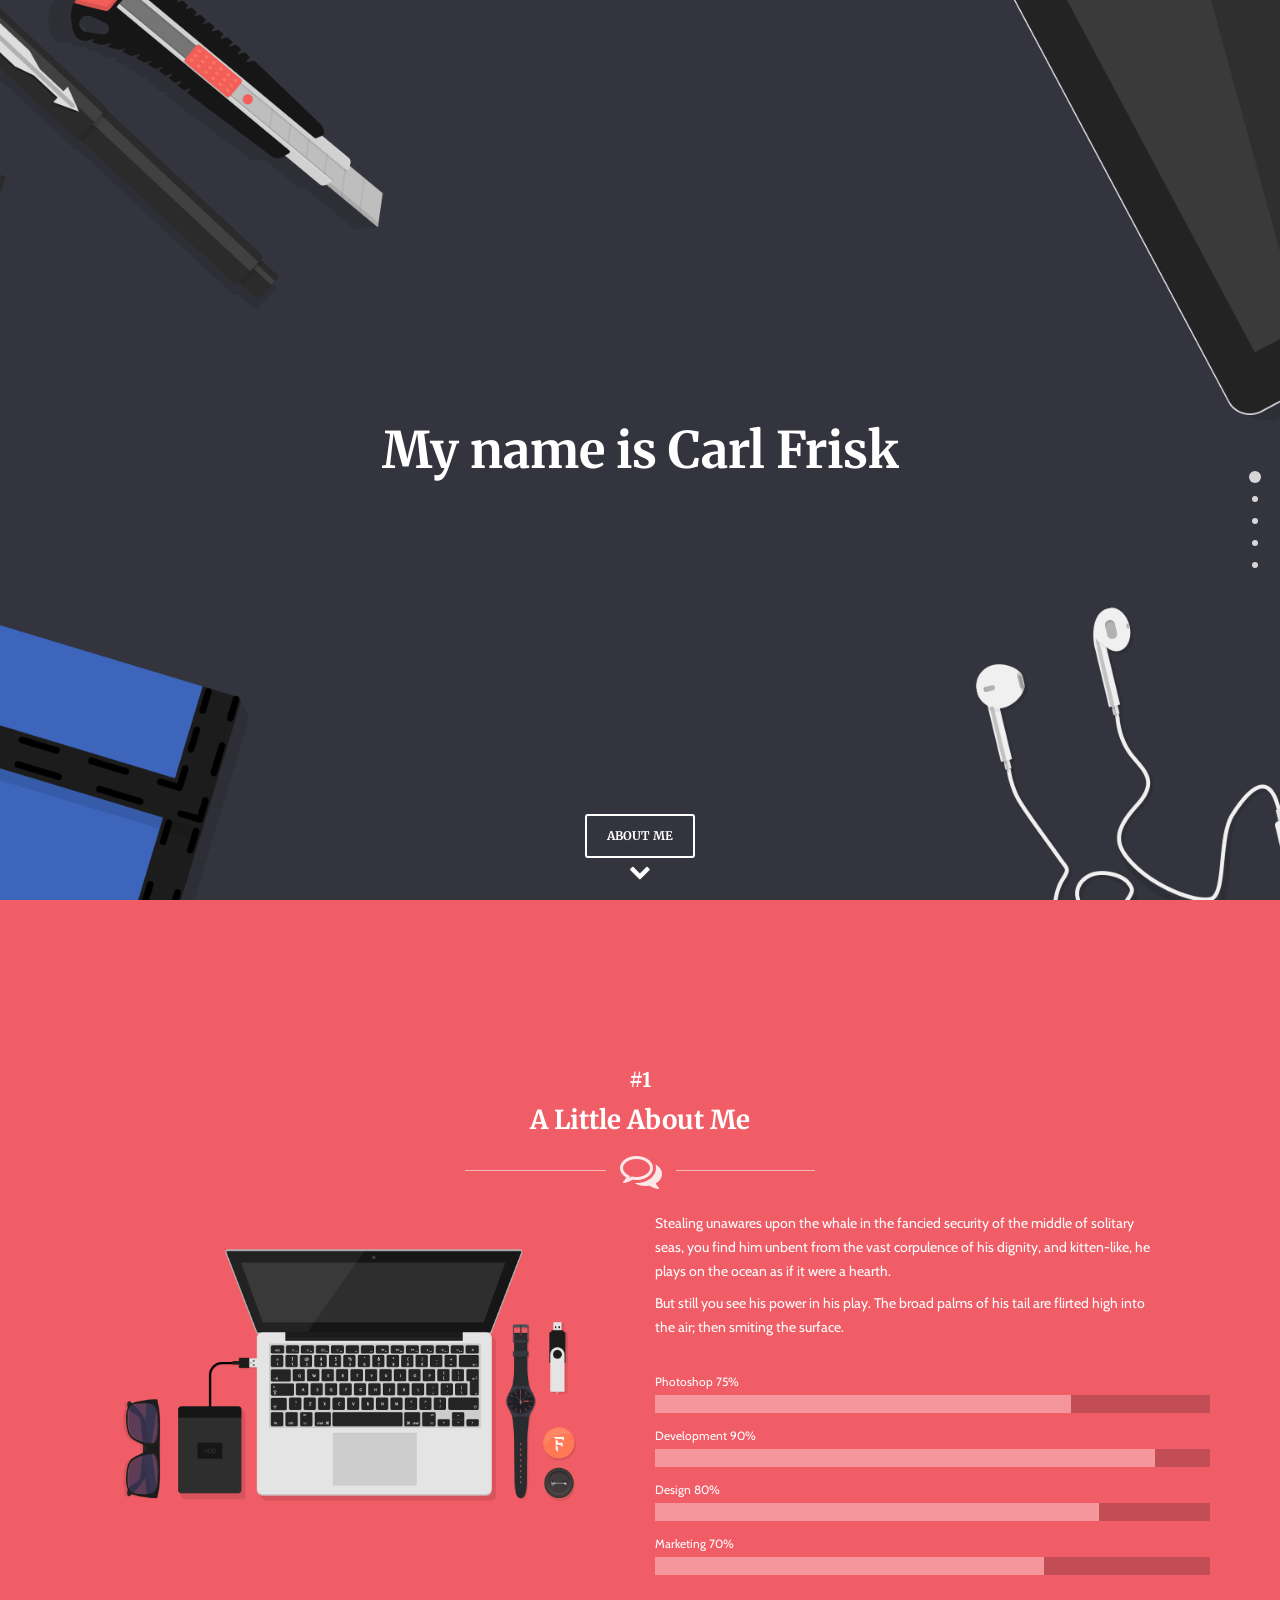
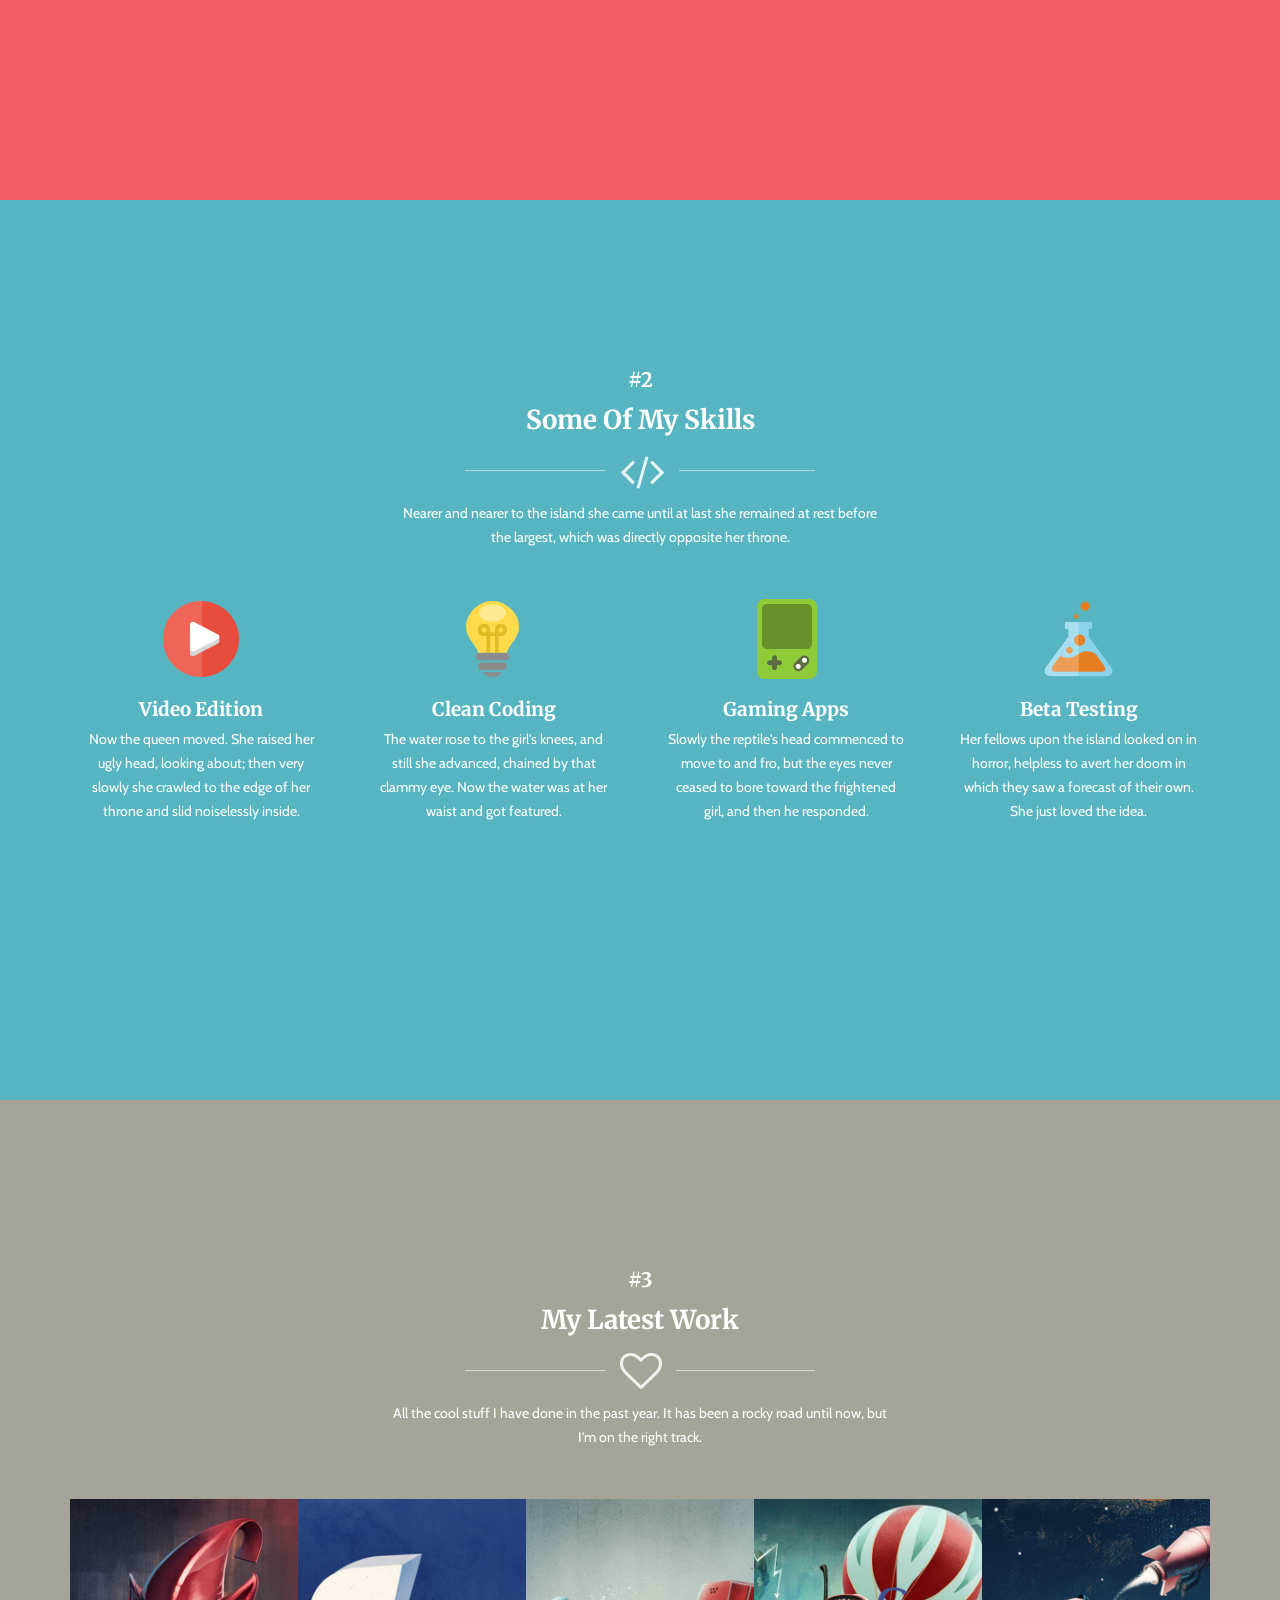
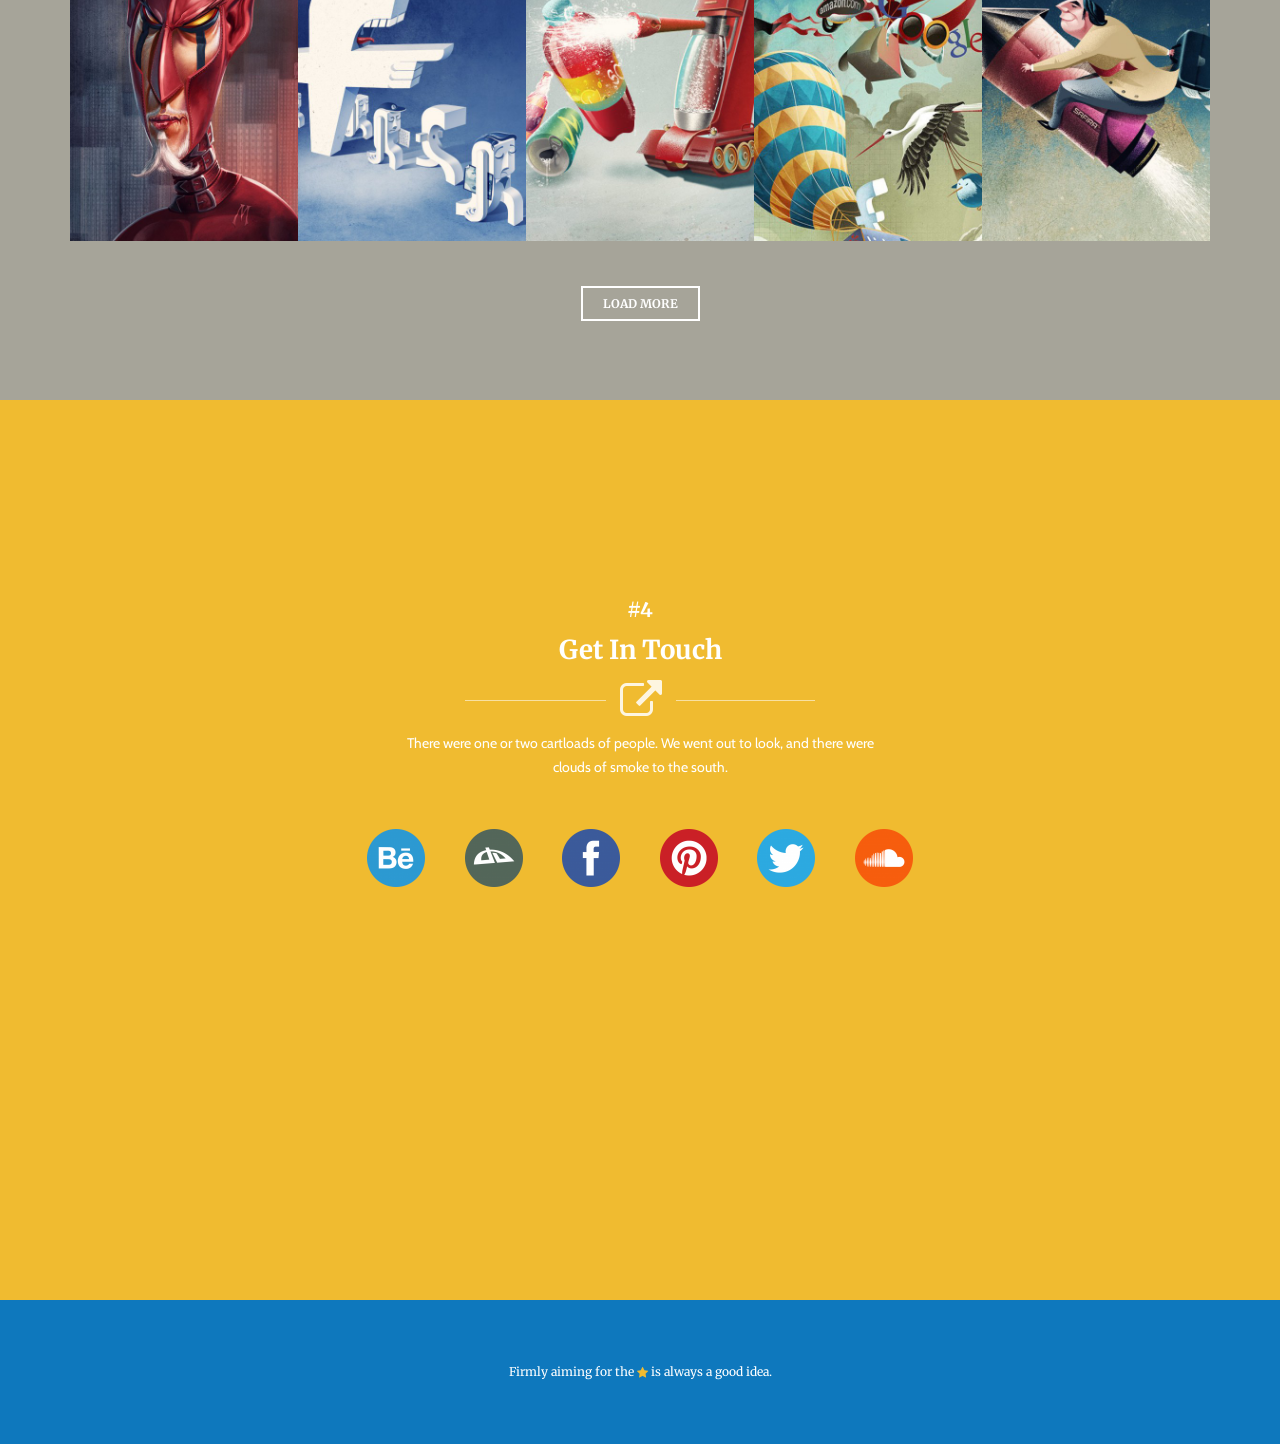
<file: index.html>
<!doctype html>
<html lang="en-US">


<head>
	<meta http-equiv="Content-Type" content="text/html; charset=UTF-8" />
	<meta name="viewport" content="width=device-width, initial-scale=1, maximum-scale=1, user-scalable=0" />
	<title>Index Freelancer | Fount HTML Template</title>
	<link rel="shortcut icon" href="images/favicon.ico">
	<link rel="stylesheet" href="css/bootstrap.min.css" type="text/css" media="all" />
	<link rel="stylesheet" href="css/font-awesome.min.css" type="text/css" media="all" />
	<link rel="stylesheet" href="css/animate.min.css" type="text/css" media="all" />
	<link rel="stylesheet" href="css/morphext.css" type="text/css" media="all" />
	<link rel="stylesheet" href="css/owl.carousel.css" type="text/css" media="all" />
	<link rel="stylesheet" href="css/magnific-popup.css" type="text/css" media="all" />
	<link rel="stylesheet" href="css/flexslider.css" type="text/css" media="all" />
	<link rel="stylesheet" href="css/main.css" type="text/css" media="all" />
	<link rel="stylesheet" href="css/custom.css" type="text/css" media="all" />
	<link rel="stylesheet" href="css/freelancer-style.css" type="text/css" media="all" />
	<link rel="stylesheet" href="http://fonts.googleapis.com/css?family=Cabin:400,400italic,500,500italic,600,700,600italic,700italic" type="text/css" />
	<link href="http://fonts.googleapis.com/css?family=Merriweather:400,300italic,300,400italic,700,700italic,900,900italic" rel="stylesheet" type="text/css" />
	<!-- HTML5 Shim and Respond.js IE8 support of HTML5 elements and media queries -->
	<!-- WARNING: Respond.js doesn't work if you view the page via file:// -->
	<!--[if lt IE 9]>
		<script src="https://oss.maxcdn.com/html5shiv/3.7.2/html5shiv.min.js"></script>
		<script src="https://oss.maxcdn.com/respond/1.4.2/respond.min.js"></script>
	<![endif]-->
</head>

<body>
	<div class="noo-spinner">
		<div class="sk-wave">
			<div class="sk-rect sk-rect1"></div>
			<div class="sk-rect sk-rect2"></div>
			<div class="sk-rect sk-rect3"></div>
			<div class="sk-rect sk-rect4"></div>
			<div class="sk-rect sk-rect5"></div>
		</div>
	</div>
	<div id="body_hider" class="hider_flag"></div>
	<div id="body_hider_full" class="hider_flag"></div>
	<div id="page-wrapper">
		<div id="dotted-navigation" class="nav-wrap header-font">
			<div id="menu-wrap">
				<div id="menu-section">
					<ul class="sf-menu sf-vertical mini-site-header" data-offset="0">
						<li><a href="#fullscreen-banner" class="onepage current"><span>Home</span></a></li>
						<li><a href="#about" class="onepage"><span>About Me</span></a></li>
						<li><a href="#skills" class="onepage"><span>My Skills</span></a></li>
						<li><a href="#portfolio" class="onepage"><span>Recent Work</span></a></li>
						<li><a href="#contact" class="onepage"><span>Get In Touch</span></a></li>
					</ul>
				</div>
			</div>
		</div>
		<div id="main">
			<div id="fullscreen-banner" class="section">
				<div class="container-fluid">
					<div class="row">
						<div class="col-sm-12 p-0">
							<div class="item big fount-banner">
								<div class="slider-text-holder header-font sld-center sld-v-center">
									<div class="pull-left headings-top">
										<div class="colored-slider">
											<div class="cd-headline old_timey">
												<strong>
													<span id="js-rotating" class="cd-words-wrapper">
														Hello and Welcome!,My name is Carl Frisk,Currently based in New York,I create stunning graphics,Scroll down for more,Still here? C'mon scroll down,Argh...
													</span>
												</strong>
											</div>
										</div>
									</div>
								</div>
								<div data-wow-delay="0.3s" class="slider-scroll-button wow fadeInUp">
									<div class="bordered-buttons theme-button header-font mb-0">
										<a href="#about" class="onepage">
											ABOUT ME
										</a>
										<div class="clearfix"></div>
										<i class="fa fa-chevron-down"></i>
									</div>
								</div>
							</div>
						</div>
					</div>
				</div>
			</div>
			<div id="about" class="section section-full pt-17 pb-13">
				<div class="container">
					<div class="row">
						<div class="col-sm-12">
							<div data-wow-delay="0.3s" class="header-font text-center mb-2 wow fadeInUp">
								<h4 class="white text-shadow fw-bolder fz-20">#1</h4>
							</div>
							<div data-wow-delay="0.3s" class="header-font text-center mb-1 wow fadeInUp">
								<h4 class="white text-shadow fw-bolder fz-26">A Little About Me</h4>
							</div>
							<div data-wow-delay="0.3s" class="text-center sep wow fadeInUp">
								<div class="simple_line icon mt-4 mb-4"><i class="fa fa-comments-o"></i></div>
							</div>
						</div>
					</div>
				</div>
				<div class="container">
					<div class="row">
						<div class="col-sm-6">
							<img src="images/entyre.png" alt="" class="mt-3 mb-3" />
						</div>
						<div class="col-sm-6">
							<div data-wow-delay="0.3s" class="mb-3 wow fadeInUp">
								<p class="white">
									Stealing unawares upon the whale in the fancied security of the middle of solitary
									<br />seas, you find him unbent from the vast corpulence of his dignity, and kitten-like, he
									<br />plays on the ocean as if it were a hearth.
								</p>
								<p class="white">
									But still you see his power in his play. The broad palms of his tail are flirted high into
									<br />the air; then smiting the surface.
								</p>
							</div>
							<div data-wow-delay="0.3s" class="cms-progress-wraper cms-progress-layout-default group-progressbar wow fadeInUp">
								<div data-wow-delay="0.3s" class="block-progressbar mb-1 wow fadeInUp">
									<h3 class="cms-progress-title color fw-normal fz-12">Photoshop 75%</h3>
									<div class="progresswrap">
										<div role="progressbar" data-transitiongoal="75" class="progressbar"></div>
									</div>
								</div>
								<div data-wow-delay="0.3s" class="block-progressbar mb-1 wow fadeInUp">
									<h3 class="cms-progress-title color fw-normal fz-12">Development 90%</h3>
									<div class="progresswrap">
										<div role="progressbar" data-transitiongoal="90" class="progressbar"></div>
									</div>
								</div>
								<div data-wow-delay="0.3s" class="block-progressbar mb-1 wow fadeInUp">
									<h3 class="cms-progress-title color fw-normal fz-12">Design 80%</h3>
									<div class="progresswrap">
										<div role="progressbar" data-transitiongoal="80" class="progressbar"></div>
									</div>
								</div>
								<div data-wow-delay="0.3s" class="block-progressbar wow fadeInUp">
									<h3 class="cms-progress-title color fw-normal fz-12">Marketing 70%</h3>
									<div class="progresswrap">
										<div role="progressbar" data-transitiongoal="70" class="progressbar"></div>
									</div>
								</div>
							</div>
						</div>
					</div>
				</div>
			</div>
			<div id="skills" class="section section-full pt-17 pb-13">
				<div class="container">
					<div class="row">
						<div class="col-sm-12">
							<div data-wow-delay="0.3s" class="header-font text-center mb-2 wow fadeInUp">
								<h4 class="white text-shadow fw-bolder fz-20">#2</h4>
							</div>
							<div data-wow-delay="0.3s" class="header-font text-center mb-1 wow fadeInUp">
								<h4 class="white text-shadow fw-bolder fz-26">Some Of My Skills</h4>
							</div>
							<div data-wow-delay="0.3s" class="text-center sep wow fadeInUp">
								<div class="simple_line icon mt-4 mb-3"><i class="fa fa-code"></i></div>
							</div>
							<div data-wow-delay="0.3s" class="text-center mb-5 wow fadeInUp">
								Nearer and nearer to the island she came until at last she remained at rest before
								<br />the largest, which was directly opposite her throne.
							</div>
						</div>
					</div>
				</div>
				<div class="container">
					<div class="row">
						<div class="col-md-3 col-sm-6">
							<div data-wow-delay="0.3s" class="service-item text-center wow bounceInUp">
								<div class="service-image">
									<img alt="" src="images/services/demo-freelancer/service_1.png" />
								</div>
								<div class="service-content">
									<h4 class="header-font dark-color text-shadow">Video Edition</h4>
									<div class="service-desc">
										Now the queen moved. She raised her
										<br />ugly head, looking about; then very
										<br />slowly she crawled to the edge of her
										<br />throne and slid noiselessly inside.
									</div>
								</div>
							</div>
						</div>
						<div class="col-md-3 col-sm-6">
							<div data-wow-delay="0.4s" class="service-item text-center wow bounceInUp">
								<div class="service-image">
									<img alt="" src="images/services/demo-freelancer/service_2.png" />
								</div>
								<div class="service-content">
									<h4 class="header-font dark-color text-shadow">Clean Coding</h4>
									<div class="service-desc">
										The water rose to the girl's knees, and
										<br />still she advanced, chained by that
										<br />clammy eye. Now the water was at her
										<br />waist and got featured.
									</div>
								</div>
							</div>
						</div>
						<div class="col-md-3 col-sm-6">
							<div data-wow-delay="0.5s" class="service-item text-center wow bounceInUp">
								<div class="service-image">
									<img alt="" src="images/services/demo-freelancer/service_3.png" />
								</div>
								<div class="service-content">
									<h4 class="header-font dark-color text-shadow">Gaming Apps</h4>
									<div class="service-desc">
										Slowly the reptile's head commenced to
										<br />move to and fro, but the eyes never
										<br />ceased to bore toward the frightened
										<br />girl, and then he responded.
									</div>
								</div>
							</div>
						</div>
						<div class="col-md-3 col-sm-6">
							<div data-wow-delay="0.5s" class="service-item text-center wow bounceInUp">
								<div class="service-image">
									<img alt="" src="images/services/demo-freelancer/service_4.png" />
								</div>
								<div class="service-content">
									<h4 class="header-font dark-color text-shadow">Beta Testing</h4>
									<div class="service-desc">
										Her fellows upon the island looked on in
										<br />horror, helpless to avert her doom in
										<br />which they saw a forecast of their own.
										<br />She just loved the idea.
									</div>
								</div>
							</div>
						</div>
					</div>
				</div>
			</div>
			<div id="portfolio" class="section section-full pt-17 pb-13">
				<div class="container">
					<div class="row">
						<div class="col-sm-12">
							<div data-wow-delay="0.3s" class="header-font text-center mb-2 wow fadeInUp">
								<h4 class="white text-shadow fw-bolder fz-20">#3</h4>
							</div>
							<div data-wow-delay="0.3s" class="header-font text-center mb-1 wow fadeInUp">
								<h4 class="white text-shadow fw-bolder fz-26">My Latest Work</h4>
							</div>
							<div data-wow-delay="0.3s" class="text-center sep wow fadeInUp">
								<div class="simple_line icon mt-4 mb-3"><i class="fa fa-heart-o"></i></div>
							</div>
							<div data-wow-delay="0.3s" class="text-center mb-5 wow fadeInUp">
								All the cool stuff I have done in the past year. It has been a rocky road until now, but
								<br />I’m on the right track.
							</div>
						</div>
					</div>
				</div>
				<div class="container">
					<div class="row">
						<div class="col-sm-12">
							<div class="folio-masonry masonry-5 isotope-masonry-post">
								<div class="folio-item cms-grid-item" data-color="#c0392b">
									<div class="folio-item-wrapper">
										<a href="ajax/popup/portfolio-1.html" class="popup">
											<span class="folio-overlay"></span>
											<img src="images/portfolio/demo-freelancer/portfolio_1.jpg" class="grid_image" alt="" />
											<div class="folio-content">
												<h3 class="header-font white fw-normal">Face It Dude</h3>
												<span class="folio-cate white">Drawings, Illustrations</span>
											</div>
										</a>
									</div>
								</div>
								<div class="folio-item cms-grid-item" data-color="#2980b9">
									<div class="folio-item-wrapper">
										<a href="ajax/popup/portfolio-2.html" class="popup">
											<span class="folio-overlay"></span>
											<img src="images/portfolio/demo-freelancer/portfolio_2.jpg" class="grid_image" alt="" />
											<div class="folio-content">
												<h3 class="header-font white fw-normal">Bad Manners</h3>
												<span class="folio-cate white">Drawings, Magazines</span>
											</div>
										</a>
									</div>
								</div>
								<div class="folio-item cms-grid-item" data-color="#e74c3c">
									<div class="folio-item-wrapper">
										<a href="ajax/popup/portfolio-3.html" class="popup">
											<span class="folio-overlay"></span>
											<img src="images/portfolio/demo-freelancer/portfolio_3.jpg" class="grid_image" alt="" />
											<div class="folio-content">
												<h3 class="header-font white fw-normal">Soda Wars</h3>
												<span class="folio-cate white">Drawings, Illustrations</span>
											</div>
										</a>
									</div>
								</div>
								<div class="folio-item cms-grid-item" data-color="#16a085">
									<div class="folio-item-wrapper">
										<a href="ajax/popup/portfolio-4.html" class="popup">
											<span class="folio-overlay"></span>
											<img src="images/portfolio/demo-freelancer/portfolio_4.jpg" class="grid_image" alt="" />
											<div class="folio-content">
												<h3 class="header-font white fw-normal">Flying High</h3>
												<span class="folio-cate white">Drawings, Illustrations</span>
											</div>
										</a>
									</div>
								</div>
								<div class="folio-item cms-grid-item" data-color="#3e6e7c">
									<div class="folio-item-wrapper">
										<a href="ajax/popup/portfolio-5.html" class="popup">
											<span class="folio-overlay"></span>
											<img src="images/portfolio/demo-freelancer/portfolio_5.jpg" class="grid_image" alt="" />
											<div class="folio-content">
												<h3 class="header-font white fw-normal">Stellar Inc</h3>
												<span class="folio-cate white">Drawings, Magazines</span>
											</div>
										</a>
									</div>
								</div>
							</div>
							<div class="text-center mt-5">
								<a href="#" class="header-font btn-border">LOAD MORE</a>
							</div>
						</div>
					</div>
				</div>
			</div>
			<div id="contact" class="section section-full pt-20 pb-20">
				<div class="container">
					<div class="row">
						<div class="col-sm-12">
							<div data-wow-delay="0.3s" class="header-font text-center mb-2 wow fadeInUp">
								<h4 class="white text-shadow fw-bolder fz-20">#4</h4>
							</div>
							<div data-wow-delay="0.3s" class="header-font text-center mb-1 wow fadeInUp">
								<h4 class="white text-shadow fw-bolder fz-26">Get In Touch</h4>
							</div>
							<div data-wow-delay="0.3s" class="text-center sep wow fadeInUp">
								<div class="simple_line icon mt-4 mb-3"><i class="fa fa-external-link"></i></div>
							</div>
							<div data-wow-delay="0.3s" class="text-center mb-5 wow fadeInUp">
								There were one or two cartloads of people. We went out to look, and there were
								<br />clouds of smoke to the south.
							</div>
						</div>
					</div>
				</div>
				<div class="container">
					<div class="row">
						<div class="contact-socials">
							<div class="col-sm-3 text-center"></div>
							<div class="col-sm-1 text-center mb-1">
								<a href="#" target="_blank">
									<img src="images/socials/behance.png" alt="" />
								</a>
							</div>
							<div class="col-sm-1 text-center mb-1">
								<a href="#" target="_blank">
									<img src="images/socials/deviantart.png" alt="" />
								</a>
							</div>
							<div class="col-sm-1 text-center mb-1">
								<a href="#" target="_blank">
									<img src="images/socials/facebook.png" alt="" />
								</a>
							</div>
							<div class="col-sm-1 text-center mb-1">
								<a href="#" target="_blank">
									<img src="images/socials/pinterest.png" alt="" />
								</a>
							</div>
							<div class="col-sm-1 text-center mb-1">
								<a href="#" target="_blank">
									<img src="images/socials/twitter.png" alt="" />
								</a>
							</div>
							<div class="col-sm-1 text-center mb-1">
								<a href="#" target="_blank">
									<img src="images/socials/soundcloud.png" alt="" />
								</a>
							</div>
							<div class="col-sm-3 text-center"></div>
						</div>
					</div>
				</div>
			</div>
		</div>
		<div id="footer" class="section reveal">
			<div class="footer-inner">
				<div id="copyright" class="copyright text-center pb-6 pt-6">
					<div class="container">
						<div class="row">
							<div class="col-sm-12">
								<span class="header-font white">Firmly aiming for the <i class="fa fa-star fz-12"></i> is always a good idea.</span>
							</div>
						</div>
					</div>
				</div>
			</div>
		</div>
		<div id="fount-to-top" class="prk_radius">
			<i class="fa fa-arrow-up"></i>
		</div>
	</div>
	<script type="text/javascript" src="js/jquery.min.js"></script>
	<script type="text/javascript" src="js/jquery-migrate.min.js"></script>
	<script type="text/javascript" src="js/bootstrap.min.js"></script>
	<script type="text/javascript" src="js/jquery.easing.min.js"></script>
	<script type="text/javascript" src="js/jquery.waitforimages.min.js"></script>
	<script type="text/javascript" src="js/jquery.singlePageNav.js"></script>
	<script type="text/javascript" src="js/modernizr.min.js"></script>
	<script type="text/javascript" src="js/isotope.pkgd.min.js"></script>
	<script type="text/javascript" src="js/jquery.isotope.init.js"></script>
	<script type="text/javascript" src="js/imagesloaded.pkgd.min.js"></script>
	<script type="text/javascript" src="js/jquery.magnific-popup.min.js"></script>
	<script type="text/javascript" src="js/jquery.fitvids.js"></script>
	<script type="text/javascript" src="js/owl.carousel.min.js"></script>
	<script type="text/javascript" src="js/classie.js"></script>
	<script type="text/javascript" src="js/superfish.min.js"></script>
	<script type="text/javascript" src="js/supersubs.js"></script>
	<script type="text/javascript" src="js/jquery.countTo.js"></script>
	<script type="text/javascript" src="js/jquery.flexslider-min.js"></script>
	<script type="text/javascript" src="js/bootstrap-progressbar.min.js"></script>
	<script type="text/javascript" src="js/morphext.min.js"></script>
	<script type="text/javascript" src="js/waypoints.min.js"></script>
	<script type="text/javascript" src="js/wow.min.js"></script>
	<script type="text/javascript" src="js/script.js"></script>
	<script type="text/javascript" src="js/custom.js"></script>
</body>


</html>
</file>
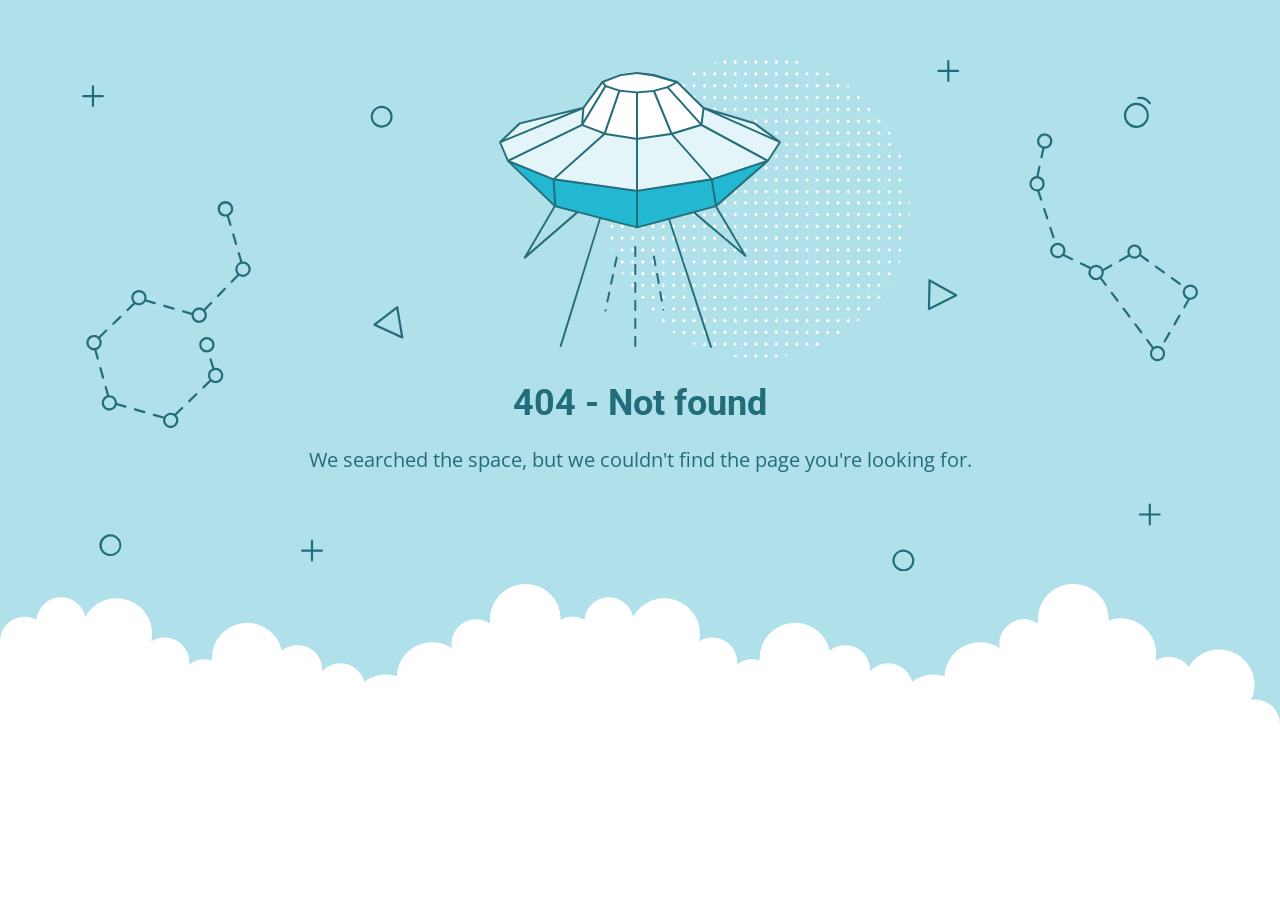
<file: fonts/glyphicons-halflings-regular-2.html>
<!DOCTYPE html>
<html lang="en">
<head>
    <meta charset="utf-8" />
    <meta name="viewport" content="width=device-width, initial-scale=1.0">
    <meta http-equiv="cache-control" content="no-store,max-age=0" />
    <meta name="robots" content="noindex" />
    <title>404 - Not found</title>
    <link href="https://fonts.googleapis.com/css?family=Open+Sans:400,700%7CRoboto:400,700" rel="stylesheet">
<style>
    * {
        box-sizing: border-box;
        -moz-box-sizing: border-box;
        -webkit-tap-highlight-color: transparent;
    }
    body {
        margin: 0;
        padding: 0;
        height: 100%;
        -webkit-text-size-adjust: 100%;
    }
    .fit-wide {
        position: relative;
        overflow: hidden;
        max-width: 1240px;
        margin: 0 auto;
        padding-top: 60px;
        padding-bottom: 60px;
        padding-left: 20px;
        padding-right: 20px;
    }
    .background-wrap { position: relative; }
    .background-wrap.cloud-blue { background-color: #b0e0e9; }
    .background-wrap.white { background-color: #fff; }
    .title { 
        position: relative; 
        text-align: center;
        margin: 20px auto 10px;
    }
    .title--regular { font-family: 'Roboto', Arial, sans-serif; }
    .title--size-large { font-size: 36px; line-height: 46px; }
    .title--size-semimedium { font-size: 20px; line-height: 28px; }
    .title--weight-normal { font-weight: 400; }
    .title--weight-bold { font-weight: 700; }
    .title--subtitle { 
        padding-bottom: 40px; 
        font-family: 'Open Sans', Arial ,sans-serif; 
        text-align: center;
    }
    .error h1,
    .error p { color: #226d7a; }
    .error--bg__cover {
        position: absolute;
        left: 0;
        right: 0;
        width: 90%;
        margin: 0 auto;
    }
    .error--shape__clouds svg {
        display: block;
    }
    .abstract-half-dot--circle {
        z-index: 0;
        position: absolute;
        left: 15em;
        right: 0;
        width: 300px;
        height: 300px;
        margin: 0 auto;
    }
    .icon-graphic {
        z-index: 1;
        position: relative;
        width: 300px;
        height: 300px;
        margin: 0 auto;
    }
    @media screen and (max-width: 767px) {
        .error--bg__cover { display: none; }
        .abstract-half-dot--circle { left: 0; }
    }
</style>
</head>
<body>
    <div id="container">
        <section class="error content background-wrap cloud-blue">
            <div class="fit-wide">
                <div class="error--bg__cover">
                    <svg id="acce7670-904f-4f8c-b867-68138c2f8c06" data-name="Layer 1" xmlns="http://www.w3.org/2000/svg" viewBox="0 0 1019 467"><title>404_bg</title><path d="M962.794,62.029a11.471,11.471,0,0,1-.656-22.923h0a11.471,11.471,0,0,1,1.327,22.9C963.24,62.023,963.017,62.029,962.794,62.029ZM962.253,41.1a9.47,9.47,0,1,0,10,8.906,9.481,9.481,0,0,0-10-8.906Z" fill="#1e6d7a"/><path d="M974.934,40.4a1,1,0,0,1-.836-.45,10.049,10.049,0,0,0-9.688-4.276A1,1,0,0,1,964.1,33.7a11.952,11.952,0,0,1,11.67,5.153,1,1,0,0,1-.834,1.549Z" fill="#1e6d7a"/><path d="M273.605,61.8a9.971,9.971,0,0,1-7.251-3.106h0a10.012,10.012,0,1,1,7.251,3.106Zm0-17.991a8,8,0,0,0-5.8,13.507h0a8,8,0,1,0,5.8-13.507Z" fill="#226d7a"/><path d="M26.007,453q-.131,0-.261,0a10.019,10.019,0,1,1,.261,0ZM26,435a8.042,8.042,0,1,0,.208,0C26.134,435,26.064,435,26,435Z" fill="#226d7a"/><path d="M750.007,467q-.13,0-.261,0a9.933,9.933,0,0,1-6.994-3.108h0a10,10,0,1,1,7.255,3.11Zm-.013-18a8,8,0,0,0-5.793,13.511h0a8,8,0,1,0,6-13.509C750.134,449,750.063,449,749.994,449Z" fill="#226d7a"/><path d="M292.416,254.312a1.013,1.013,0,0,1-.417-.09L266.634,242.6a1,1,0,0,1-.191-1.7L287.2,225a1,1,0,0,1,1.594.629l4.607,27.516a1,1,0,0,1-.986,1.165Zm-23.437-12.835,22.139,10.141L287.1,227.6Z" fill="#226d7a"/><path d="M773.316,228.33a1,1,0,0,1-1-1.022l.571-26.14a1,1,0,0,1,1.487-.851l24.356,13.607a1,1,0,0,1-.038,1.767l-24.926,12.532A1.006,1.006,0,0,1,773.316,228.33Zm1.535-25.456-.5,22.815,21.756-10.938Z" fill="#226d7a"/><path d="M136.509,150.348l-2.39-8.09a7.115,7.115,0,1,0-1.9.629l2.372,8.028a1,1,0,0,0,.959.717,1,1,0,0,0,.959-1.284ZM126,136a5,5,0,1,1,5,5A5.006,5.006,0,0,1,126,136Z" fill="#226d7a"/><path d="M137.141,159.545l2.55,8.632a1,1,0,0,0,.959.717,1.037,1.037,0,0,0,.284-.041,1,1,0,0,0,.675-1.243l-2.55-8.631a1,1,0,0,0-1.918.566Z" fill="#226d7a"/><path d="M129.751,208.226l-6.265,6.461a1,1,0,0,0,1.436,1.393l6.265-6.461a1,1,0,0,0-1.436-1.393Z" fill="#226d7a"/><path d="M92.076,230.463l7.936,2.293c0,.082-.012.162-.012.244a7,7,0,1,0,12.587-4.2l6.07-6.259a1,1,0,1,0-1.436-1.393l-6.052,6.242a6.978,6.978,0,0,0-10.8,3.386l-7.737-2.235a1,1,0,0,0-.555,1.922ZM107,228a5,5,0,1,1-5,5A5.006,5.006,0,0,1,107,228Z" fill="#226d7a"/><path d="M74.783,225.467l8.647,2.5a.989.989,0,0,0,.278.04,1,1,0,0,0,.276-1.962l-8.646-2.5a1,1,0,0,0-.555,1.922Z" fill="#226d7a"/><path d="M28.617,241.8a1,1,0,0,0,.7-.282l6.461-6.266a1,1,0,0,0-1.393-1.436l-6.461,6.266a1,1,0,0,0,.7,1.718Z" fill="#226d7a"/><path d="M19.257,291.006a1,1,0,0,0,.964-1.269L17.8,281.069a1,1,0,0,0-1.927.537l2.419,8.668A1,1,0,0,0,19.257,291.006Z" fill="#226d7a"/><path d="M13.216,264.635a6.979,6.979,0,0,0,3.394-10.8l6.242-6.052a1,1,0,1,0-1.393-1.435L15.2,252.413A7,7,0,1,0,11,265c.08,0,.158-.009.237-.012l2.219,7.95a1,1,0,0,0,1.927-.538ZM6,258a5,5,0,1,1,5,5A5.006,5.006,0,0,1,6,258Z" fill="#226d7a"/><path d="M39.924,315.537l-7.936-2.293c0-.082.012-.162.012-.244a7.008,7.008,0,0,0-7-7c-.08,0-.158.009-.237.012l-2.123-7.606a1,1,0,0,0-1.927.537l2.072,7.422a7,7,0,1,0,8.847,8.859l7.737,2.235a1.025,1.025,0,0,0,.278.039,1,1,0,0,0,.277-1.961ZM25,318a5,5,0,1,1,5-5A5.006,5.006,0,0,1,25,318Z" fill="#226d7a"/><path d="M57.217,320.532l-8.647-2.5a1,1,0,1,0-.554,1.922l8.646,2.5a1.03,1.03,0,0,0,.278.039,1,1,0,0,0,.277-1.961Z" fill="#226d7a"/><path d="M90.765,317.017,84.592,323a6.975,6.975,0,0,0-9.76,2.693.984.984,0,0,0-.323-.168l-8.646-2.5a1,1,0,0,0-.554,1.922l8.646,2.5a1,1,0,0,0,.216.031,7,7,0,1,0,11.98-3.2l6.006-5.825a1,1,0,1,0-1.392-1.435ZM81,334a5,5,0,1,1,5-5A5.006,5.006,0,0,1,81,334Z" fill="#226d7a"/><path d="M103.687,304.486l-6.461,6.266a1,1,0,0,0,1.393,1.436l6.461-6.266a1,1,0,0,0-1.393-1.436Z" fill="#226d7a"/><path d="M147,184c-.182,0-.361.014-.54.027l-2.3-7.786a1,1,0,1,0-1.918.567l2.263,7.66a6.977,6.977,0,0,0-2.643,11.269l-5.845,6.028a1,1,0,1,0,1.436,1.392L143.419,197A7,7,0,1,0,147,184Zm0,12a4.995,4.995,0,0,1-1.121-9.863,1.033,1.033,0,0,0,.155-.022c.015,0,.025-.016.04-.021A5,5,0,1,1,147,196Z" fill="#226d7a"/><path d="M52,224a7,7,0,0,0,5.984-3.386l8.153,2.356a1.025,1.025,0,0,0,.278.039,1,1,0,0,0,.276-1.961l-7.924-2.29a7,7,0,1,0-11.918,2.965l-6.006,5.824a1,1,0,1,0,1.392,1.436L48.408,223A6.952,6.952,0,0,0,52,224Zm0-12a5,5,0,1,1-5,5A5.006,5.006,0,0,1,52,212Z" fill="#226d7a"/><path d="M122,281a6.984,6.984,0,0,0-1.218.113l-2.362-8.03a1,1,0,0,0-1.919.564l2.381,8.1a6.972,6.972,0,0,0-2.492,10.427l-6.242,6.052a1,1,0,0,0,1.393,1.435l6.259-6.069A7,7,0,1,0,122,281Zm0,12a5,5,0,1,1,5-5A5.006,5.006,0,0,1,122,293Z" fill="#226d7a"/><path d="M121,260a7,7,0,1,0-7,7A7.008,7.008,0,0,0,121,260Zm-12,0a5,5,0,1,1,5,5A5.006,5.006,0,0,1,109,260Z" fill="#226d7a"/><path d="M886.983,162.773a1,1,0,0,0,.951-1.311l-2.8-8.555a1,1,0,0,0-1.9.621l2.8,8.555A1,1,0,0,0,886.983,162.773Z" fill="#226d7a"/><path d="M879.544,135.8a1,1,0,1,0-1.9.621l2.795,8.555a1,1,0,0,0,.951.69,1,1,0,0,0,.95-1.311Z" fill="#226d7a"/><path d="M904.543,181l-7.442-3.582a7.032,7.032,0,1,0-1.252,1.616l7.827,3.768a.981.981,0,0,0,.432.1,1,1,0,0,0,.435-1.9ZM891,179a5,5,0,1,1,5-5A5.006,5.006,0,0,1,891,179Z" fill="#226d7a"/><path d="M956.292,179.469a6.477,6.477,0,0,0,9.659-.268l6.739,4.9a1,1,0,1,0,1.176-1.617L967,177.492a6.5,6.5,0,1,0-11.811.4,1.064,1.064,0,0,0-.121.039l-7.852,4.4a1,1,0,0,0,.976,1.745l7.853-4.4A.985.985,0,0,0,956.292,179.469ZM961,170.5a4.5,4.5,0,1,1-4.5,4.5A4.505,4.505,0,0,1,961,170.5Z" fill="#226d7a"/><path d="M987.248,194.689a1,1,0,1,0,1.176-1.617l-7.278-5.294a1,1,0,0,0-1.176,1.618Z" fill="#226d7a"/><path d="M995.7,198.366a1,1,0,0,0-1.176,1.617l7.28,5.293a.986.986,0,0,0,.587.192,1,1,0,0,0,.588-1.809Z" fill="#226d7a"/><path d="M1002.5,232.72a1,1,0,0,0-1.366.365l-4.5,7.793a1,1,0,1,0,1.732,1l4.5-7.792A1,1,0,0,0,1002.5,232.72Z" fill="#226d7a"/><path d="M993.49,248.305a1,1,0,0,0-1.366.366l-4.5,7.793a1,1,0,0,0,1.733,1l4.5-7.793A1,1,0,0,0,993.49,248.305Z" fill="#226d7a"/><path d="M951.8,226.4a1,1,0,0,0-1.6,1.2l5.4,7.2a1,1,0,1,0,1.6-1.2Z" fill="#226d7a"/><path d="M962.6,240.8A1,1,0,0,0,961,242l5.4,7.2A1,1,0,0,0,968,248Z" fill="#226d7a"/><path d="M931.091,198.789a6.943,6.943,0,0,0,1.777-6.129l7.473-4.185a1,1,0,1,0-.977-1.745l-7.172,4.016a6.988,6.988,0,0,0-11.127-1.7.981.981,0,0,0-.3-.23l-8.11-3.9a1,1,0,1,0-.867,1.8l8.1,3.9a6.988,6.988,0,0,0,9.645,9.428L934,206a1,1,0,0,0,1.6-1.2ZM921,194a5,5,0,1,1,5,5A5.006,5.006,0,0,1,921,194Z" fill="#226d7a"/><path d="M941,212a1,1,0,0,0-1.6,1.2l5.4,7.2a1,1,0,1,0,1.6-1.2Z" fill="#226d7a"/><path d="M876.837,80.654l-1.7,7.937a1,1,0,0,0,.767,1.187,1.029,1.029,0,0,0,.211.022,1,1,0,0,0,.977-.79l1.718-8.02c.064,0,.126.01.19.01a7.013,7.013,0,1,0-2.163-.346ZM879,69a5,5,0,1,1-5,5A5.006,5.006,0,0,1,879,69Z" fill="#226d7a"/><path d="M879,113a7.012,7.012,0,0,0-5.58-6.855l1.786-8.335a1,1,0,0,0-1.955-.419L871.4,106.03A7,7,0,0,0,872,120c.091,0,.18-.01.271-.014l2.576,7.879a1,1,0,0,0,.95.69.985.985,0,0,0,.31-.05,1,1,0,0,0,.64-1.261l-2.492-7.624A7.007,7.007,0,0,0,879,113Zm-7,5a5,5,0,1,1,5-5A5.006,5.006,0,0,1,872,118Z" fill="#226d7a"/><path d="M1012,205a7,7,0,0,0-2.469,13.542l-3.9,6.75a1,1,0,1,0,1.732,1l4.227-7.314c.136.008.271.021.41.021a7,7,0,0,0,0-14Zm0,12a5,5,0,1,1,5-5A5.006,5.006,0,0,1,1012,217Z" fill="#226d7a"/><path d="M982,261a6.941,6.941,0,0,0-3.527.964L973.4,255.2a1,1,0,1,0-1.6,1.2l5.109,6.812A6.99,6.99,0,1,0,982,261Zm0,12a5,5,0,1,1,5-5A5.006,5.006,0,0,1,982,273Z" fill="#226d7a"/><path d="M19,32H11V24a1,1,0,0,0-2,0v8H1a1,1,0,0,0,0,2H9v8a1,1,0,0,0,2,0V34h8a1,1,0,0,0,0-2Z" fill="#206d7a"/><path d="M219,447h-8v-8a1,1,0,0,0-2,0v8h-8a1,1,0,0,0,0,2h8v8a1,1,0,0,0,2,0v-8h8a1,1,0,0,0,0-2Z" fill="#206d7a"/><path d="M984,414h-8v-8a1,1,0,0,0-2,0v8h-8a1,1,0,0,0,0,2h8v8a1,1,0,0,0,2,0v-8h8a1,1,0,0,0,0-2Z" fill="#206d7a"/><path d="M800,9h-8V1a1,1,0,0,0-2,0V9h-8a1,1,0,0,0,0,2h8v8a1,1,0,0,0,2,0V11h8a1,1,0,0,0,0-2Z" fill="#206d7a"/></svg>
                </div>
                <div>
                    <div class="abstract-half-dot--circle">
                        <svg id="a57f7293-9654-4013-9c82-7cad22fc3689" data-name="Layer 1" xmlns="http://www.w3.org/2000/svg" viewBox="0 0 300 298.181"><title>circle_dots</title><polygon points="145.742 133.848 147.581 131.734 145.742 129.621 143.904 131.734 145.742 133.848" fill="#fff"/><polygon points="145.742 122.041 147.581 119.928 145.742 117.814 143.904 119.928 145.742 122.041" fill="#fff"/><polygon points="145.742 110.235 147.581 108.122 145.742 106.008 143.904 108.122 145.742 110.235" fill="#fff"/><polygon points="145.742 98.429 147.581 96.316 145.742 94.202 143.904 96.316 145.742 98.429" fill="#fff"/><polygon points="145.742 86.624 147.581 84.51 145.742 82.396 143.904 84.51 145.742 86.624" fill="#fff"/><polygon points="156.015 129.621 154.177 131.734 156.015 133.848 157.854 131.734 156.015 129.621" fill="#fff"/><polygon points="156.015 117.814 154.177 119.928 156.015 122.041 157.854 119.928 156.015 117.814" fill="#fff"/><polygon points="156.015 106.008 154.177 108.122 156.015 110.235 157.854 108.122 156.015 106.008" fill="#fff"/><polygon points="156.015 94.202 154.177 96.316 156.015 98.429 157.854 96.316 156.015 94.202" fill="#fff"/><polygon points="156.015 82.396 154.177 84.51 156.015 86.624 157.854 84.51 156.015 82.396" fill="#fff"/><polygon points="166.288 129.621 164.45 131.734 166.288 133.848 168.13 131.734 166.288 129.621" fill="#fff"/><polygon points="166.288 117.814 164.45 119.928 166.288 122.041 168.13 119.928 166.288 117.814" fill="#fff"/><polygon points="166.288 106.008 164.45 108.122 166.288 110.235 168.13 108.122 166.288 106.008" fill="#fff"/><polygon points="166.288 94.202 164.45 96.316 166.288 98.429 168.13 96.316 166.288 94.202" fill="#fff"/><polygon points="168.128 84.51 166.288 82.396 164.45 84.51 166.288 86.624 168.128 84.51" fill="#fff"/><polygon points="176.563 129.621 174.724 131.734 176.563 133.848 178.401 131.734 176.563 129.621" fill="#fff"/><polygon points="176.563 117.814 174.724 119.928 176.563 122.041 178.401 119.928 176.563 117.814" fill="#fff"/><polygon points="176.563 106.008 174.724 108.122 176.563 110.235 178.401 108.122 176.563 106.008" fill="#fff"/><polygon points="176.563 94.202 174.724 96.316 176.563 98.429 178.401 96.316 176.563 94.202" fill="#fff"/><polygon points="176.563 82.396 174.724 84.51 176.563 86.624 178.401 84.51 176.563 82.396" fill="#fff"/><polygon points="186.835 129.621 184.997 131.734 186.835 133.848 188.674 131.734 186.835 129.621" fill="#fff"/><polygon points="186.835 117.814 184.997 119.928 186.835 122.041 188.674 119.928 186.835 117.814" fill="#fff"/><polygon points="186.835 106.008 184.997 108.122 186.835 110.235 188.674 108.122 186.835 106.008" fill="#fff"/><polygon points="186.835 94.202 184.997 96.316 186.835 98.429 188.674 96.316 186.835 94.202" fill="#fff"/><polygon points="186.835 82.396 184.997 84.51 186.835 86.624 188.674 84.51 186.835 82.396" fill="#fff"/><polygon points="197.11 129.621 195.268 131.734 197.11 133.848 198.948 131.734 197.11 129.621" fill="#fff"/><polygon points="197.11 117.814 195.268 119.928 197.11 122.041 198.948 119.928 197.11 117.814" fill="#fff"/><polygon points="197.11 106.008 195.268 108.122 197.11 110.235 198.948 108.122 197.11 106.008" fill="#fff"/><polygon points="197.11 94.202 195.268 96.316 197.11 98.429 198.948 96.316 197.11 94.202" fill="#fff"/><polygon points="197.11 82.396 195.27 84.51 197.11 86.624 198.948 84.51 197.11 82.396" fill="#fff"/><polygon points="207.383 129.621 205.545 131.734 207.383 133.848 209.221 131.734 207.383 129.621" fill="#fff"/><polygon points="207.383 117.814 205.545 119.928 207.383 122.041 209.221 119.928 207.383 117.814" fill="#fff"/><polygon points="207.383 106.008 205.545 108.122 207.383 110.235 209.221 108.122 207.383 106.008" fill="#fff"/><polygon points="207.383 94.202 205.545 96.316 207.383 98.429 209.221 96.316 207.383 94.202" fill="#fff"/><polygon points="207.383 82.396 205.545 84.51 207.383 86.624 209.221 84.51 207.383 82.396" fill="#fff"/><polygon points="217.656 129.621 215.817 131.734 217.656 133.848 219.497 131.734 217.656 129.621" fill="#fff"/><polygon points="217.656 117.814 215.817 119.928 217.656 122.041 219.497 119.928 217.656 117.814" fill="#fff"/><polygon points="217.656 106.008 215.817 108.122 217.656 110.235 219.497 108.122 217.656 106.008" fill="#fff"/><polygon points="217.656 94.202 215.817 96.316 217.656 98.429 219.497 96.316 217.656 94.202" fill="#fff"/><polygon points="219.496 84.51 217.656 82.396 215.817 84.51 217.656 86.624 219.496 84.51" fill="#fff"/><polygon points="227.93 129.621 226.092 131.734 227.93 133.848 229.769 131.734 227.93 129.621" fill="#fff"/><polygon points="227.93 117.814 226.092 119.928 227.93 122.041 229.769 119.928 227.93 117.814" fill="#fff"/><polygon points="227.93 106.008 226.092 108.122 227.93 110.235 229.769 108.122 227.93 106.008" fill="#fff"/><polygon points="227.93 94.202 226.092 96.316 227.93 98.429 229.769 96.316 227.93 94.202" fill="#fff"/><polygon points="227.93 82.396 226.092 84.51 227.93 86.624 229.769 84.51 227.93 82.396" fill="#fff"/><polygon points="238.203 129.621 236.365 131.734 238.203 133.848 240.042 131.734 238.203 129.621" fill="#fff"/><polygon points="238.203 117.814 236.365 119.928 238.203 122.041 240.042 119.928 238.203 117.814" fill="#fff"/><polygon points="238.203 106.008 236.365 108.122 238.203 110.235 240.042 108.122 238.203 106.008" fill="#fff"/><polygon points="238.203 94.202 236.365 96.316 238.203 98.429 240.042 96.316 238.203 94.202" fill="#fff"/><polygon points="238.203 82.396 236.365 84.51 238.203 86.624 240.042 84.51 238.203 82.396" fill="#fff"/><polygon points="248.478 133.848 250.316 131.734 248.478 129.621 246.636 131.734 248.478 133.848" fill="#fff"/><polygon points="248.478 122.041 250.316 119.928 248.478 117.814 246.636 119.928 248.478 122.041" fill="#fff"/><polygon points="248.478 110.235 250.316 108.122 248.478 106.008 246.636 108.122 248.478 110.235" fill="#fff"/><polygon points="248.478 98.429 250.316 96.316 248.478 94.202 246.636 96.316 248.478 98.429" fill="#fff"/><polygon points="246.638 84.51 248.478 86.624 250.316 84.51 248.478 82.396 246.638 84.51" fill="#fff"/><polygon points="258.751 129.621 256.912 131.734 258.751 133.848 260.589 131.734 258.751 129.621" fill="#fff"/><polygon points="258.751 117.814 256.912 119.928 258.751 122.041 260.589 119.928 258.751 117.814" fill="#fff"/><polygon points="258.751 106.008 256.912 108.122 258.751 110.235 260.589 108.122 258.751 106.008" fill="#fff"/><polygon points="258.751 94.202 256.912 96.316 258.751 98.429 260.589 96.316 258.751 94.202" fill="#fff"/><polygon points="258.751 82.396 256.912 84.51 258.751 86.624 260.589 84.51 258.751 82.396" fill="#fff"/><polygon points="269.023 129.621 267.185 131.734 269.023 133.848 270.865 131.734 269.023 129.621" fill="#fff"/><polygon points="269.023 117.814 267.185 119.928 269.023 122.041 270.865 119.928 269.023 117.814" fill="#fff"/><polygon points="269.023 106.008 267.185 108.122 269.023 110.235 270.865 108.122 269.023 106.008" fill="#fff"/><polygon points="269.023 94.202 267.185 96.316 269.023 98.429 270.865 96.316 269.023 94.202" fill="#fff"/><polygon points="270.863 84.51 269.023 82.396 267.185 84.51 269.023 86.624 270.863 84.51" fill="#fff"/><polygon points="145.742 75.064 147.581 72.95 145.742 70.837 143.904 72.95 145.742 75.064" fill="#fff"/><polygon points="145.742 63.258 147.581 61.144 145.742 59.031 143.904 61.144 145.742 63.258" fill="#fff"/><polygon points="145.742 51.452 147.581 49.338 145.742 47.225 143.904 49.338 145.742 51.452" fill="#fff"/><polygon points="145.742 39.646 147.581 37.532 145.742 35.419 143.904 37.532 145.742 39.646" fill="#fff"/><polygon points="145.742 27.84 147.581 25.726 145.742 23.612 143.904 25.726 145.742 27.84" fill="#fff"/><polygon points="147.581 13.92 145.742 11.806 143.904 13.92 145.742 16.033 147.581 13.92" fill="#fff"/><polygon points="143.904 2.114 145.742 4.227 147.581 2.114 145.742 0 143.904 2.114" fill="#fff"/><polygon points="156.015 70.837 154.177 72.95 156.015 75.064 157.854 72.95 156.015 70.837" fill="#fff"/><polygon points="156.015 59.031 154.177 61.144 156.015 63.258 157.854 61.144 156.015 59.031" fill="#fff"/><polygon points="156.015 47.225 154.177 49.338 156.015 51.452 157.854 49.338 156.015 47.225" fill="#fff"/><polygon points="156.015 35.419 154.177 37.532 156.015 39.646 157.854 37.532 156.015 35.419" fill="#fff"/><polygon points="156.015 23.612 154.177 25.726 156.015 27.84 157.854 25.726 156.015 23.612" fill="#fff"/><polygon points="156.015 11.806 154.177 13.92 156.015 16.033 157.854 13.92 156.015 11.806" fill="#fff"/><polygon points="156.015 0 154.177 2.114 156.015 4.227 157.854 2.114 156.015 0" fill="#fff"/><polygon points="166.288 70.837 164.45 72.95 166.288 75.064 168.13 72.95 166.288 70.837" fill="#fff"/><polygon points="166.288 59.031 164.45 61.144 166.288 63.258 168.13 61.144 166.288 59.031" fill="#fff"/><polygon points="166.288 47.225 164.45 49.338 166.288 51.452 168.13 49.338 166.288 47.225" fill="#fff"/><polygon points="166.288 35.419 164.45 37.532 166.288 39.646 168.13 37.532 166.288 35.419" fill="#fff"/><polygon points="166.288 23.612 164.45 25.726 166.288 27.84 168.13 25.726 166.288 23.612" fill="#fff"/><polygon points="166.288 11.806 164.45 13.92 166.288 16.033 168.13 13.92 166.288 11.806" fill="#fff"/><polygon points="166.288 0 164.45 2.114 166.288 4.227 168.13 2.114 166.288 0" fill="#fff"/><polygon points="176.563 70.837 174.724 72.95 176.563 75.064 178.401 72.95 176.563 70.837" fill="#fff"/><polygon points="176.563 59.031 174.724 61.144 176.563 63.258 178.401 61.144 176.563 59.031" fill="#fff"/><polygon points="176.563 47.225 174.724 49.338 176.563 51.452 178.401 49.338 176.563 47.225" fill="#fff"/><polygon points="176.563 35.419 174.724 37.532 176.563 39.646 178.401 37.532 176.563 35.419" fill="#fff"/><polygon points="176.563 23.612 174.724 25.726 176.563 27.84 178.401 25.726 176.563 23.612" fill="#fff"/><polygon points="176.563 11.806 174.724 13.92 176.563 16.033 178.401 13.92 176.563 11.806" fill="#fff"/><polygon points="176.563 0 174.724 2.114 176.563 4.227 178.401 2.114 176.563 0" fill="#fff"/><polygon points="186.835 70.837 184.997 72.95 186.835 75.064 188.674 72.95 186.835 70.837" fill="#fff"/><polygon points="186.835 59.031 184.997 61.144 186.835 63.258 188.674 61.144 186.835 59.031" fill="#fff"/><polygon points="186.835 47.225 184.997 49.338 186.835 51.452 188.674 49.338 186.835 47.225" fill="#fff"/><polygon points="186.835 35.419 184.997 37.532 186.835 39.646 188.674 37.532 186.835 35.419" fill="#fff"/><polygon points="186.835 23.612 184.997 25.726 186.835 27.84 188.674 25.726 186.835 23.612" fill="#fff"/><polygon points="186.835 11.806 184.997 13.92 186.835 16.033 188.674 13.92 186.835 11.806" fill="#fff"/><path d="M186.835,4.227l1.839-2.113-.31-.356c-.826-.225-1.651-.45-2.483-.661L185,2.114Z" fill="#fff"/><polygon points="197.11 70.837 195.268 72.95 197.11 75.064 198.948 72.95 197.11 70.837" fill="#fff"/><polygon points="197.11 59.031 195.268 61.144 197.11 63.258 198.948 61.144 197.11 59.031" fill="#fff"/><polygon points="197.11 47.225 195.268 49.338 197.11 51.452 198.948 49.338 197.11 47.225" fill="#fff"/><polygon points="197.11 35.419 195.268 37.532 197.11 39.646 198.948 37.532 197.11 35.419" fill="#fff"/><polygon points="197.11 23.612 195.268 25.726 197.11 27.84 198.948 25.726 197.11 23.612" fill="#fff"/><polygon points="197.11 11.806 195.268 13.92 197.11 16.033 198.948 13.92 197.11 11.806" fill="#fff"/><polygon points="207.383 70.837 205.545 72.95 207.383 75.064 209.221 72.95 207.383 70.837" fill="#fff"/><polygon points="207.383 59.031 205.545 61.144 207.383 63.258 209.221 61.144 207.383 59.031" fill="#fff"/><polygon points="207.383 47.225 205.545 49.338 207.383 51.452 209.221 49.338 207.383 47.225" fill="#fff"/><polygon points="207.383 35.419 205.545 37.532 207.383 39.646 209.221 37.532 207.383 35.419" fill="#fff"/><polygon points="207.383 23.612 205.545 25.726 207.383 27.84 209.221 25.726 207.383 23.612" fill="#fff"/><polygon points="207.383 11.806 205.545 13.92 207.383 16.033 209.221 13.92 207.383 11.806" fill="#fff"/><polygon points="217.656 70.837 215.817 72.95 217.656 75.064 219.497 72.95 217.656 70.837" fill="#fff"/><polygon points="217.656 59.031 215.817 61.144 217.656 63.258 219.497 61.144 217.656 59.031" fill="#fff"/><polygon points="217.656 47.225 215.817 49.338 217.656 51.452 219.497 49.338 217.656 47.225" fill="#fff"/><polygon points="217.656 35.419 215.817 37.532 217.656 39.646 219.497 37.532 217.656 35.419" fill="#fff"/><polygon points="217.656 23.612 215.817 25.726 217.656 27.84 219.497 25.726 217.656 23.612" fill="#fff"/><path d="M217.656,16.033l1.753-2.011c-.842-.445-1.685-.887-2.535-1.317l-1.057,1.215Z" fill="#fff"/><polygon points="227.93 70.837 226.092 72.95 227.93 75.064 229.769 72.95 227.93 70.837" fill="#fff"/><polygon points="227.93 59.031 226.092 61.144 227.93 63.258 229.769 61.144 227.93 59.031" fill="#fff"/><polygon points="227.93 47.225 226.092 49.338 227.93 51.452 229.769 49.338 227.93 47.225" fill="#fff"/><polygon points="227.93 35.419 226.092 37.532 227.93 39.646 229.769 37.532 227.93 35.419" fill="#fff"/><polygon points="227.93 23.612 226.092 25.726 227.93 27.84 229.769 25.726 227.93 23.612" fill="#fff"/><polygon points="238.203 70.837 236.365 72.95 238.203 75.064 240.042 72.95 238.203 70.837" fill="#fff"/><polygon points="238.203 59.031 236.365 61.144 238.203 63.258 240.042 61.144 238.203 59.031" fill="#fff"/><polygon points="238.203 47.225 236.365 49.338 238.203 51.452 240.042 49.338 238.203 47.225" fill="#fff"/><polygon points="238.203 35.419 236.365 37.532 238.203 39.646 240.042 37.532 238.203 35.419" fill="#fff"/><path d="M236.365,25.726,238.2,27.84l1.084-1.246c-.744-.555-1.5-1.1-2.25-1.641Z" fill="#fff"/><polygon points="248.478 75.064 250.316 72.95 248.478 70.837 246.636 72.95 248.478 75.064" fill="#fff"/><polygon points="248.478 63.258 250.316 61.144 248.478 59.031 246.636 61.144 248.478 63.258" fill="#fff"/><polygon points="250.316 49.338 248.478 47.225 246.636 49.338 248.478 51.452 250.316 49.338" fill="#fff"/><polygon points="246.636 37.532 248.478 39.646 250.316 37.532 248.478 35.419 246.636 37.532" fill="#fff"/><polygon points="258.751 70.837 256.912 72.95 258.751 75.064 260.589 72.95 258.751 70.837" fill="#fff"/><polygon points="258.751 59.031 256.912 61.144 258.751 63.258 260.589 61.144 258.751 59.031" fill="#fff"/><polygon points="258.751 47.225 256.912 49.338 258.751 51.452 260.589 49.338 258.751 47.225" fill="#fff"/><polygon points="269.023 70.837 267.185 72.95 269.023 75.064 270.865 72.95 269.023 70.837" fill="#fff"/><polygon points="269.023 59.031 267.185 61.144 269.023 63.258 270.865 61.144 269.023 59.031" fill="#fff"/><polygon points="279.445 129.621 277.607 131.734 279.445 133.848 281.284 131.734 279.445 129.621" fill="#fff"/><polygon points="279.445 117.814 277.607 119.928 279.445 122.041 281.284 119.928 279.445 117.814" fill="#fff"/><polygon points="279.445 106.008 277.607 108.122 279.445 110.235 281.284 108.122 279.445 106.008" fill="#fff"/><polygon points="279.445 94.202 277.607 96.316 279.445 98.429 281.284 96.316 279.445 94.202" fill="#fff"/><polygon points="279.445 82.396 277.607 84.51 279.445 86.624 281.284 84.51 279.445 82.396" fill="#fff"/><polygon points="289.718 129.621 287.88 131.734 289.718 133.848 291.56 131.734 289.718 129.621" fill="#fff"/><polygon points="289.718 117.814 287.88 119.928 289.718 122.041 291.56 119.928 289.718 117.814" fill="#fff"/><polygon points="289.718 106.008 287.88 108.122 289.718 110.235 291.56 108.122 289.718 106.008" fill="#fff"/><path d="M287.88,96.316l1.838,2.113,1.515-1.739c-.151-.422-.3-.846-.451-1.267L289.718,94.2Z" fill="#fff"/><path d="M299.092,130.656l-.938,1.078,1.192,1.37Q299.229,131.877,299.092,130.656Z" fill="#fff"/><path d="M279.445,75.064l1.241-1.427q-.721-1.278-1.466-2.541l-1.613,1.854Z" fill="#fff"/><polygon points="1.838 129.621 0 131.734 1.838 133.848 3.677 131.734 1.838 129.621" fill="#fff"/><polygon points="1.838 117.814 0 119.928 1.838 122.041 3.677 119.928 1.838 117.814" fill="#fff"/><path d="M1.838,110.235l1.839-2.113-1.534-1.764q-.456,1.6-.876,3.22Z" fill="#fff"/><polygon points="12.113 129.621 10.271 131.734 12.113 133.848 13.951 131.734 12.113 129.621" fill="#fff"/><polygon points="12.113 117.814 10.271 119.928 12.113 122.041 13.951 119.928 12.113 117.814" fill="#fff"/><polygon points="12.113 106.008 10.271 108.122 12.113 110.235 13.951 108.122 12.113 106.008" fill="#fff"/><polygon points="12.113 94.202 10.271 96.316 12.113 98.429 13.951 96.316 12.113 94.202" fill="#fff"/><polygon points="12.113 82.396 10.273 84.51 12.113 86.624 13.951 84.51 12.113 82.396" fill="#fff"/><polygon points="22.533 129.621 20.695 131.734 22.533 133.848 24.371 131.734 22.533 129.621" fill="#fff"/><polygon points="22.533 117.814 20.695 119.928 22.533 122.041 24.371 119.928 22.533 117.814" fill="#fff"/><polygon points="22.533 106.008 20.695 108.122 22.533 110.235 24.371 108.122 22.533 106.008" fill="#fff"/><polygon points="22.533 94.202 20.695 96.316 22.533 98.429 24.371 96.316 22.533 94.202" fill="#fff"/><polygon points="22.533 82.396 20.695 84.51 22.533 86.624 24.371 84.51 22.533 82.396" fill="#fff"/><polygon points="32.808 129.621 30.966 131.734 32.808 133.848 34.646 131.734 32.808 129.621" fill="#fff"/><polygon points="32.808 117.814 30.966 119.928 32.808 122.041 34.646 119.928 32.808 117.814" fill="#fff"/><polygon points="32.808 106.008 30.966 108.122 32.808 110.235 34.646 108.122 32.808 106.008" fill="#fff"/><polygon points="32.808 94.202 30.966 96.316 32.808 98.429 34.646 96.316 32.808 94.202" fill="#fff"/><polygon points="32.808 82.396 30.968 84.51 32.808 86.624 34.646 84.51 32.808 82.396" fill="#fff"/><polygon points="43.08 129.621 41.242 131.734 43.08 133.848 44.919 131.734 43.08 129.621" fill="#fff"/><polygon points="43.08 117.814 41.242 119.928 43.08 122.041 44.919 119.928 43.08 117.814" fill="#fff"/><polygon points="43.08 106.008 41.242 108.122 43.08 110.235 44.919 108.122 43.08 106.008" fill="#fff"/><polygon points="43.08 94.202 41.242 96.316 43.08 98.429 44.919 96.316 43.08 94.202" fill="#fff"/><polygon points="43.08 82.396 41.242 84.51 43.08 86.624 44.919 84.51 43.08 82.396" fill="#fff"/><polygon points="53.353 129.621 51.515 131.734 53.353 133.848 55.195 131.734 53.353 129.621" fill="#fff"/><polygon points="53.353 117.814 51.515 119.928 53.353 122.041 55.195 119.928 53.353 117.814" fill="#fff"/><polygon points="53.353 106.008 51.515 108.122 53.353 110.235 55.195 108.122 53.353 106.008" fill="#fff"/><polygon points="53.353 94.202 51.515 96.316 53.353 98.429 55.195 96.316 53.353 94.202" fill="#fff"/><polygon points="55.193 84.51 53.353 82.396 51.515 84.51 53.353 86.624 55.193 84.51" fill="#fff"/><polygon points="63.628 129.621 61.789 131.734 63.628 133.848 65.466 131.734 63.628 129.621" fill="#fff"/><polygon points="63.628 117.814 61.789 119.928 63.628 122.041 65.466 119.928 63.628 117.814" fill="#fff"/><polygon points="63.628 106.008 61.789 108.122 63.628 110.235 65.466 108.122 63.628 106.008" fill="#fff"/><polygon points="63.628 94.202 61.789 96.316 63.628 98.429 65.466 96.316 63.628 94.202" fill="#fff"/><polygon points="63.628 82.396 61.789 84.51 63.628 86.624 65.466 84.51 63.628 82.396" fill="#fff"/><polygon points="73.901 129.621 72.062 131.734 73.901 133.848 75.739 131.734 73.901 129.621" fill="#fff"/><polygon points="73.901 117.814 72.062 119.928 73.901 122.041 75.739 119.928 73.901 117.814" fill="#fff"/><polygon points="73.901 106.008 72.062 108.122 73.901 110.235 75.739 108.122 73.901 106.008" fill="#fff"/><polygon points="73.901 94.202 72.062 96.316 73.901 98.429 75.739 96.316 73.901 94.202" fill="#fff"/><polygon points="73.901 82.396 72.062 84.51 73.901 86.624 75.739 84.51 73.901 82.396" fill="#fff"/><polygon points="84.174 129.621 82.335 131.734 84.174 133.848 86.015 131.734 84.174 129.621" fill="#fff"/><polygon points="84.174 117.814 82.335 119.928 84.174 122.041 86.015 119.928 84.174 117.814" fill="#fff"/><polygon points="84.174 106.008 82.335 108.122 84.174 110.235 86.015 108.122 84.174 106.008" fill="#fff"/><polygon points="84.174 94.202 82.335 96.316 84.174 98.429 86.015 96.316 84.174 94.202" fill="#fff"/><polygon points="86.014 84.51 84.174 82.396 82.335 84.51 84.174 86.624 86.014 84.51" fill="#fff"/><polygon points="94.448 129.621 92.61 131.734 94.448 133.848 96.286 131.734 94.448 129.621" fill="#fff"/><polygon points="94.448 117.814 92.61 119.928 94.448 122.041 96.286 119.928 94.448 117.814" fill="#fff"/><polygon points="94.448 106.008 92.61 108.122 94.448 110.235 96.286 108.122 94.448 106.008" fill="#fff"/><polygon points="94.448 94.202 92.61 96.316 94.448 98.429 96.286 96.316 94.448 94.202" fill="#fff"/><polygon points="94.448 82.396 92.61 84.51 94.448 86.624 96.286 84.51 94.448 82.396" fill="#fff"/><polygon points="104.721 129.621 102.883 131.734 104.721 133.848 106.559 131.734 104.721 129.621" fill="#fff"/><polygon points="104.721 117.814 102.883 119.928 104.721 122.041 106.559 119.928 104.721 117.814" fill="#fff"/><polygon points="104.721 106.008 102.883 108.122 104.721 110.235 106.559 108.122 104.721 106.008" fill="#fff"/><polygon points="104.721 94.202 102.883 96.316 104.721 98.429 106.559 96.316 104.721 94.202" fill="#fff"/><polygon points="104.721 82.396 102.883 84.51 104.721 86.624 106.559 84.51 104.721 82.396" fill="#fff"/><polygon points="114.996 129.621 113.154 131.734 114.996 133.848 116.834 131.734 114.996 129.621" fill="#fff"/><polygon points="114.996 117.814 113.154 119.928 114.996 122.041 116.834 119.928 114.996 117.814" fill="#fff"/><polygon points="114.996 106.008 113.154 108.122 114.996 110.235 116.834 108.122 114.996 106.008" fill="#fff"/><polygon points="114.996 94.202 113.154 96.316 114.996 98.429 116.834 96.316 114.996 94.202" fill="#fff"/><polygon points="114.996 82.396 113.156 84.51 114.996 86.624 116.834 84.51 114.996 82.396" fill="#fff"/><polygon points="125.268 133.848 127.107 131.734 125.268 129.621 123.43 131.734 125.268 133.848" fill="#fff"/><polygon points="125.268 122.041 127.107 119.928 125.268 117.814 123.43 119.928 125.268 122.041" fill="#fff"/><polygon points="125.268 110.235 127.107 108.122 125.268 106.008 123.43 108.122 125.268 110.235" fill="#fff"/><polygon points="125.268 98.429 127.107 96.316 125.268 94.202 123.43 96.316 125.268 98.429" fill="#fff"/><polygon points="125.268 86.624 127.107 84.51 125.268 82.396 123.43 84.51 125.268 86.624" fill="#fff"/><polygon points="135.541 133.848 137.383 131.734 135.541 129.621 133.703 131.734 135.541 133.848" fill="#fff"/><polygon points="135.541 122.041 137.383 119.928 135.541 117.814 133.703 119.928 135.541 122.041" fill="#fff"/><polygon points="135.541 110.235 137.383 108.122 135.541 106.008 133.703 108.122 135.541 110.235" fill="#fff"/><polygon points="135.541 98.429 137.383 96.316 135.541 94.202 133.703 96.316 135.541 98.429" fill="#fff"/><polygon points="135.541 86.624 137.381 84.51 135.541 82.396 133.703 84.51 135.541 86.624" fill="#fff"/><polygon points="22.533 70.837 20.695 72.95 22.533 75.064 24.371 72.95 22.533 70.837" fill="#fff"/><path d="M22.533,63.258l1.838-2.114-.387-.445c-.55.779-1.1,1.559-1.634,2.349Z" fill="#fff"/><polygon points="32.808 70.837 30.966 72.95 32.808 75.064 34.646 72.95 32.808 70.837" fill="#fff"/><polygon points="32.808 59.031 30.966 61.144 32.808 63.258 34.646 61.144 32.808 59.031" fill="#fff"/><path d="M32.808,51.452l1.838-2.114-.9-1.037c-.616.7-1.222,1.416-1.825,2.132Z" fill="#fff"/><polygon points="43.08 70.837 41.242 72.95 43.08 75.064 44.919 72.95 43.08 70.837" fill="#fff"/><polygon points="43.08 59.031 41.242 61.144 43.08 63.258 44.919 61.144 43.08 59.031" fill="#fff"/><polygon points="43.08 47.225 41.242 49.338 43.08 51.452 44.919 49.338 43.08 47.225" fill="#fff"/><path d="M43.08,39.646l1.839-2.114-.342-.393q-1.016.947-2.015,1.911Z" fill="#fff"/><polygon points="53.353 70.837 51.515 72.95 53.353 75.064 55.195 72.95 53.353 70.837" fill="#fff"/><polygon points="53.353 59.031 51.515 61.144 53.353 63.258 55.195 61.144 53.353 59.031" fill="#fff"/><polygon points="53.353 47.225 51.515 49.338 53.353 51.452 55.195 49.338 53.353 47.225" fill="#fff"/><polygon points="53.353 35.419 51.515 37.532 53.353 39.646 55.195 37.532 53.353 35.419" fill="#fff"/><polygon points="63.628 70.837 61.789 72.95 63.628 75.064 65.466 72.95 63.628 70.837" fill="#fff"/><polygon points="63.628 59.031 61.789 61.144 63.628 63.258 65.466 61.144 63.628 59.031" fill="#fff"/><polygon points="63.628 47.225 61.789 49.338 63.628 51.452 65.466 49.338 63.628 47.225" fill="#fff"/><polygon points="63.628 35.419 61.789 37.532 63.628 39.646 65.466 37.532 63.628 35.419" fill="#fff"/><polygon points="63.628 23.612 61.789 25.726 63.628 27.84 65.466 25.726 63.628 23.612" fill="#fff"/><polygon points="73.901 70.837 72.062 72.95 73.901 75.064 75.739 72.95 73.901 70.837" fill="#fff"/><polygon points="73.901 59.031 72.062 61.144 73.901 63.258 75.739 61.144 73.901 59.031" fill="#fff"/><polygon points="73.901 47.225 72.062 49.338 73.901 51.452 75.739 49.338 73.901 47.225" fill="#fff"/><polygon points="73.901 35.419 72.062 37.532 73.901 39.646 75.739 37.532 73.901 35.419" fill="#fff"/><polygon points="73.901 23.612 72.062 25.726 73.901 27.84 75.739 25.726 73.901 23.612" fill="#fff"/><path d="M73.9,16.033l.476-.547c-.214.119-.429.237-.642.357Z" fill="#fff"/><polygon points="84.174 70.837 82.335 72.95 84.174 75.064 86.015 72.95 84.174 70.837" fill="#fff"/><polygon points="84.174 59.031 82.335 61.144 84.174 63.258 86.015 61.144 84.174 59.031" fill="#fff"/><polygon points="84.174 47.225 82.335 49.338 84.174 51.452 86.015 49.338 84.174 47.225" fill="#fff"/><polygon points="84.174 35.419 82.335 37.532 84.174 39.646 86.015 37.532 84.174 35.419" fill="#fff"/><polygon points="84.174 23.612 82.335 25.726 84.174 27.84 86.015 25.726 84.174 23.612" fill="#fff"/><polygon points="84.174 11.806 82.335 13.92 84.174 16.033 86.015 13.92 84.174 11.806" fill="#fff"/><polygon points="94.448 70.837 92.61 72.95 94.448 75.064 96.286 72.95 94.448 70.837" fill="#fff"/><polygon points="94.448 59.031 92.61 61.144 94.448 63.258 96.286 61.144 94.448 59.031" fill="#fff"/><polygon points="94.448 47.225 92.61 49.338 94.448 51.452 96.286 49.338 94.448 47.225" fill="#fff"/><polygon points="94.448 35.419 92.61 37.532 94.448 39.646 96.286 37.532 94.448 35.419" fill="#fff"/><polygon points="94.448 23.612 92.61 25.726 94.448 27.84 96.286 25.726 94.448 23.612" fill="#fff"/><polygon points="94.448 11.806 92.61 13.92 94.448 16.033 96.286 13.92 94.448 11.806" fill="#fff"/><polygon points="104.721 70.837 102.883 72.95 104.721 75.064 106.559 72.95 104.721 70.837" fill="#fff"/><polygon points="104.721 59.031 102.883 61.144 104.721 63.258 106.559 61.144 104.721 59.031" fill="#fff"/><polygon points="104.721 47.225 102.883 49.338 104.721 51.452 106.559 49.338 104.721 47.225" fill="#fff"/><polygon points="104.721 35.419 102.883 37.532 104.721 39.646 106.559 37.532 104.721 35.419" fill="#fff"/><polygon points="104.721 23.612 102.883 25.726 104.721 27.84 106.559 25.726 104.721 23.612" fill="#fff"/><polygon points="104.721 11.806 102.883 13.92 104.721 16.033 106.559 13.92 104.721 11.806" fill="#fff"/><path d="M104.721,4.227l1.759-2.022c-.937.266-1.868.545-2.8.828Z" fill="#fff"/><polygon points="114.996 70.837 113.154 72.95 114.996 75.064 116.834 72.95 114.996 70.837" fill="#fff"/><polygon points="114.996 59.031 113.154 61.144 114.996 63.258 116.834 61.144 114.996 59.031" fill="#fff"/><polygon points="114.996 47.225 113.154 49.338 114.996 51.452 116.834 49.338 114.996 47.225" fill="#fff"/><polygon points="114.996 35.419 113.154 37.532 114.996 39.646 116.834 37.532 114.996 35.419" fill="#fff"/><polygon points="114.996 23.612 113.154 25.726 114.996 27.84 116.834 25.726 114.996 23.612" fill="#fff"/><polygon points="114.996 11.806 113.154 13.92 114.996 16.033 116.834 13.92 114.996 11.806" fill="#fff"/><path d="M113.154,2.114,115,4.227l1.838-2.113-1.8-2.066-.1.023Z" fill="#fff"/><polygon points="125.268 75.064 127.107 72.95 125.268 70.837 123.43 72.95 125.268 75.064" fill="#fff"/><polygon points="125.268 63.258 127.107 61.144 125.268 59.031 123.43 61.144 125.268 63.258" fill="#fff"/><polygon points="125.268 51.452 127.107 49.338 125.268 47.225 123.43 49.338 125.268 51.452" fill="#fff"/><polygon points="125.268 39.646 127.107 37.532 125.268 35.419 123.43 37.532 125.268 39.646" fill="#fff"/><polygon points="125.268 27.84 127.107 25.726 125.268 23.612 123.43 25.726 125.268 27.84" fill="#fff"/><polygon points="125.268 16.033 127.107 13.92 125.268 11.806 123.43 13.92 125.268 16.033" fill="#fff"/><polygon points="127.107 2.114 125.268 0 123.43 2.114 125.268 4.227 127.107 2.114" fill="#fff"/><polygon points="135.541 75.064 137.383 72.95 135.541 70.837 133.703 72.95 135.541 75.064" fill="#fff"/><polygon points="135.541 63.258 137.383 61.144 135.541 59.031 133.703 61.144 135.541 63.258" fill="#fff"/><polygon points="135.541 51.452 137.383 49.338 135.541 47.225 133.703 49.338 135.541 51.452" fill="#fff"/><polygon points="135.541 39.646 137.383 37.532 135.541 35.419 133.703 37.532 135.541 39.646" fill="#fff"/><polygon points="135.541 27.84 137.383 25.726 135.541 23.612 133.703 25.726 135.541 27.84" fill="#fff"/><polygon points="135.541 16.033 137.383 13.92 135.541 11.806 133.703 13.92 135.541 16.033" fill="#fff"/><polygon points="137.383 2.114 135.541 0 133.703 2.114 135.541 4.227 137.383 2.114" fill="#fff"/><polygon points="145.742 286.348 147.581 284.234 145.742 282.121 143.904 284.234 145.742 286.348" fill="#fff"/><polygon points="145.742 274.542 147.581 272.428 145.742 270.315 143.904 272.428 145.742 274.542" fill="#fff"/><polygon points="145.742 262.736 147.581 260.622 145.742 258.509 143.904 260.622 145.742 262.736" fill="#fff"/><polygon points="145.742 250.929 147.581 248.815 145.742 246.702 143.904 248.815 145.742 250.929" fill="#fff"/><polygon points="145.742 239.123 147.581 237.01 145.742 234.896 143.904 237.01 145.742 239.123" fill="#fff"/><polygon points="154.177 284.234 156.015 286.348 157.854 284.234 156.015 282.121 154.177 284.234" fill="#fff"/><polygon points="156.015 270.315 154.177 272.428 156.015 274.542 157.854 272.428 156.015 270.315" fill="#fff"/><polygon points="156.015 258.509 154.177 260.622 156.015 262.736 157.854 260.622 156.015 258.509" fill="#fff"/><polygon points="156.015 246.702 154.177 248.815 156.015 250.929 157.854 248.815 156.015 246.702" fill="#fff"/><polygon points="156.015 234.896 154.177 237.01 156.015 239.123 157.854 237.01 156.015 234.896" fill="#fff"/><polygon points="164.45 284.234 166.288 286.348 168.13 284.234 166.288 282.121 164.45 284.234" fill="#fff"/><polygon points="166.288 270.315 164.45 272.428 166.288 274.542 168.13 272.428 166.288 270.315" fill="#fff"/><polygon points="166.288 258.509 164.45 260.622 166.288 262.736 168.13 260.622 166.288 258.509" fill="#fff"/><polygon points="166.288 246.702 164.45 248.815 166.288 250.929 168.13 248.815 166.288 246.702" fill="#fff"/><polygon points="166.288 234.896 164.45 237.01 166.288 239.123 168.13 237.01 166.288 234.896" fill="#fff"/><polygon points="174.724 284.234 176.563 286.348 178.401 284.234 176.563 282.121 174.724 284.234" fill="#fff"/><polygon points="176.563 270.315 174.724 272.428 176.563 274.542 178.401 272.428 176.563 270.315" fill="#fff"/><polygon points="176.563 258.509 174.724 260.622 176.563 262.736 178.401 260.622 176.563 258.509" fill="#fff"/><polygon points="176.563 246.702 174.724 248.815 176.563 250.929 178.401 248.815 176.563 246.702" fill="#fff"/><polygon points="176.563 234.896 174.724 237.01 176.563 239.123 178.401 237.01 176.563 234.896" fill="#fff"/><polygon points="184.997 284.234 186.835 286.348 188.674 284.234 186.835 282.121 184.997 284.234" fill="#fff"/><polygon points="186.835 270.315 184.997 272.428 186.835 274.542 188.674 272.428 186.835 270.315" fill="#fff"/><polygon points="186.835 258.509 184.997 260.622 186.835 262.736 188.674 260.622 186.835 258.509" fill="#fff"/><polygon points="186.835 246.702 184.997 248.815 186.835 250.929 188.674 248.815 186.835 246.702" fill="#fff"/><polygon points="186.835 234.896 184.997 237.01 186.835 239.123 188.674 237.01 186.835 234.896" fill="#fff"/><polygon points="195.268 284.234 197.11 286.348 198.948 284.234 197.11 282.121 195.268 284.234" fill="#fff"/><polygon points="197.11 270.315 195.268 272.428 197.11 274.542 198.948 272.428 197.11 270.315" fill="#fff"/><polygon points="197.11 258.509 195.268 260.622 197.11 262.736 198.948 260.622 197.11 258.509" fill="#fff"/><polygon points="197.11 246.702 195.268 248.815 197.11 250.929 198.948 248.815 197.11 246.702" fill="#fff"/><polygon points="197.11 234.896 195.268 237.01 197.11 239.123 198.948 237.01 197.11 234.896" fill="#fff"/><polygon points="205.545 284.234 207.383 286.348 209.221 284.234 207.383 282.121 205.545 284.234" fill="#fff"/><polygon points="207.383 270.315 205.545 272.428 207.383 274.542 209.221 272.428 207.383 270.315" fill="#fff"/><polygon points="207.383 258.509 205.545 260.622 207.383 262.736 209.221 260.622 207.383 258.509" fill="#fff"/><polygon points="207.383 246.702 205.545 248.815 207.383 250.929 209.221 248.815 207.383 246.702" fill="#fff"/><polygon points="207.383 234.896 205.545 237.01 207.383 239.123 209.221 237.01 207.383 234.896" fill="#fff"/><polygon points="215.817 272.428 217.656 274.542 219.497 272.428 217.656 270.315 215.817 272.428" fill="#fff"/><polygon points="217.656 258.509 215.817 260.622 217.656 262.736 219.497 260.622 217.656 258.509" fill="#fff"/><polygon points="217.656 246.702 215.817 248.815 217.656 250.929 219.497 248.815 217.656 246.702" fill="#fff"/><polygon points="217.656 234.896 215.817 237.01 217.656 239.123 219.497 237.01 217.656 234.896" fill="#fff"/><polygon points="226.092 272.428 227.93 274.542 229.769 272.428 227.93 270.315 226.092 272.428" fill="#fff"/><polygon points="227.93 258.509 226.092 260.622 227.93 262.736 229.769 260.622 227.93 258.509" fill="#fff"/><polygon points="227.93 246.702 226.092 248.815 227.93 250.929 229.769 248.815 227.93 246.702" fill="#fff"/><polygon points="227.93 234.896 226.092 237.01 227.93 239.123 229.769 237.01 227.93 234.896" fill="#fff"/><polygon points="236.365 260.622 238.203 262.736 240.042 260.622 238.203 258.509 236.365 260.622" fill="#fff"/><polygon points="238.203 246.702 236.365 248.815 238.203 250.929 240.042 248.815 238.203 246.702" fill="#fff"/><polygon points="238.203 234.896 236.365 237.01 238.203 239.123 240.042 237.01 238.203 234.896" fill="#fff"/><path d="M248.478,258.509l-1.842,2.113.929,1.067c.7-.6,1.391-1.22,2.081-1.837Z" fill="#fff"/><polygon points="248.478 250.929 250.316 248.815 248.478 246.702 246.636 248.815 248.478 250.929" fill="#fff"/><polygon points="248.478 239.123 250.316 237.01 248.478 234.896 246.636 237.01 248.478 239.123" fill="#fff"/><polygon points="260.589 248.815 258.751 246.702 256.912 248.815 258.751 250.929 260.589 248.815" fill="#fff"/><polygon points="256.912 237.01 258.751 239.123 260.589 237.01 258.751 234.896 256.912 237.01" fill="#fff"/><path d="M269.023,234.9l-1.838,2.114,1.766,2.03q.864-1.126,1.707-2.268Z" fill="#fff"/><polygon points="145.742 227.565 147.581 225.451 145.742 223.337 143.904 225.451 145.742 227.565" fill="#fff"/><polygon points="145.742 215.759 147.581 213.645 145.742 211.531 143.904 213.645 145.742 215.759" fill="#fff"/><polygon points="145.742 203.952 147.581 201.838 145.742 199.725 143.904 201.838 145.742 203.952" fill="#fff"/><polygon points="145.742 192.146 147.581 190.032 145.742 187.919 143.904 190.032 145.742 192.146" fill="#fff"/><polygon points="145.742 180.34 147.581 178.226 145.742 176.113 143.904 178.226 145.742 180.34" fill="#fff"/><polygon points="145.742 168.534 147.581 166.42 145.742 164.307 143.904 166.42 145.742 168.534" fill="#fff"/><polygon points="145.742 156.727 147.581 154.614 145.742 152.5 143.904 154.614 145.742 156.727" fill="#fff"/><polygon points="145.742 144.921 147.581 142.808 145.742 140.694 143.904 142.808 145.742 144.921" fill="#fff"/><polygon points="156.015 223.337 154.177 225.451 156.015 227.565 157.854 225.451 156.015 223.337" fill="#fff"/><polygon points="156.015 211.531 154.177 213.645 156.015 215.759 157.854 213.645 156.015 211.531" fill="#fff"/><polygon points="156.015 199.725 154.177 201.838 156.015 203.952 157.854 201.838 156.015 199.725" fill="#fff"/><polygon points="156.015 187.919 154.177 190.032 156.015 192.146 157.854 190.032 156.015 187.919" fill="#fff"/><polygon points="156.015 176.113 154.177 178.226 156.015 180.34 157.854 178.226 156.015 176.113" fill="#fff"/><polygon points="156.015 164.307 154.177 166.42 156.015 168.534 157.854 166.42 156.015 164.307" fill="#fff"/><polygon points="156.015 152.5 154.177 154.614 156.015 156.727 157.854 154.614 156.015 152.5" fill="#fff"/><polygon points="156.015 140.694 154.177 142.808 156.015 144.921 157.854 142.808 156.015 140.694" fill="#fff"/><polygon points="168.128 225.451 166.288 223.337 164.45 225.451 166.288 227.565 168.128 225.451" fill="#fff"/><polygon points="166.288 211.531 164.45 213.645 166.288 215.759 168.13 213.645 166.288 211.531" fill="#fff"/><polygon points="166.288 199.725 164.45 201.838 166.288 203.952 168.13 201.838 166.288 199.725" fill="#fff"/><polygon points="166.288 187.919 164.45 190.032 166.288 192.146 168.13 190.032 166.288 187.919" fill="#fff"/><polygon points="166.288 176.113 164.45 178.226 166.288 180.34 168.13 178.226 166.288 176.113" fill="#fff"/><polygon points="166.288 164.307 164.45 166.42 166.288 168.534 168.13 166.42 166.288 164.307" fill="#fff"/><polygon points="166.288 152.5 164.45 154.614 166.288 156.727 168.13 154.614 166.288 152.5" fill="#fff"/><polygon points="166.288 140.694 164.45 142.808 166.288 144.921 168.13 142.808 166.288 140.694" fill="#fff"/><polygon points="176.563 223.337 174.724 225.451 176.563 227.565 178.401 225.451 176.563 223.337" fill="#fff"/><polygon points="176.563 211.531 174.724 213.645 176.563 215.759 178.401 213.645 176.563 211.531" fill="#fff"/><polygon points="176.563 199.725 174.724 201.838 176.563 203.952 178.401 201.838 176.563 199.725" fill="#fff"/><polygon points="176.563 187.919 174.724 190.032 176.563 192.146 178.401 190.032 176.563 187.919" fill="#fff"/><polygon points="176.563 176.113 174.724 178.226 176.563 180.34 178.401 178.226 176.563 176.113" fill="#fff"/><polygon points="176.563 164.307 174.724 166.42 176.563 168.534 178.401 166.42 176.563 164.307" fill="#fff"/><polygon points="176.563 152.5 174.724 154.614 176.563 156.727 178.401 154.614 176.563 152.5" fill="#fff"/><polygon points="176.563 140.694 174.724 142.808 176.563 144.921 178.401 142.808 176.563 140.694" fill="#fff"/><polygon points="186.835 223.337 184.997 225.451 186.835 227.565 188.674 225.451 186.835 223.337" fill="#fff"/><polygon points="186.835 211.531 184.997 213.645 186.835 215.759 188.674 213.645 186.835 211.531" fill="#fff"/><polygon points="186.835 199.725 184.997 201.838 186.835 203.952 188.674 201.838 186.835 199.725" fill="#fff"/><polygon points="186.835 187.919 184.997 190.032 186.835 192.146 188.674 190.032 186.835 187.919" fill="#fff"/><polygon points="186.835 176.113 184.997 178.226 186.835 180.34 188.674 178.226 186.835 176.113" fill="#fff"/><polygon points="186.835 164.307 184.997 166.42 186.835 168.534 188.674 166.42 186.835 164.307" fill="#fff"/><polygon points="186.835 152.5 184.997 154.614 186.835 156.727 188.674 154.614 186.835 152.5" fill="#fff"/><polygon points="186.835 140.694 184.997 142.808 186.835 144.921 188.674 142.808 186.835 140.694" fill="#fff"/><polygon points="197.11 223.337 195.27 225.451 197.11 227.565 198.948 225.451 197.11 223.337" fill="#fff"/><polygon points="197.11 211.531 195.268 213.645 197.11 215.759 198.948 213.645 197.11 211.531" fill="#fff"/><polygon points="197.11 199.725 195.268 201.838 197.11 203.952 198.948 201.838 197.11 199.725" fill="#fff"/><polygon points="197.11 187.919 195.268 190.032 197.11 192.146 198.948 190.032 197.11 187.919" fill="#fff"/><polygon points="197.11 176.113 195.268 178.226 197.11 180.34 198.948 178.226 197.11 176.113" fill="#fff"/><polygon points="197.11 164.307 195.268 166.42 197.11 168.534 198.948 166.42 197.11 164.307" fill="#fff"/><polygon points="197.11 152.5 195.268 154.614 197.11 156.727 198.948 154.614 197.11 152.5" fill="#fff"/><polygon points="197.11 140.694 195.268 142.808 197.11 144.921 198.948 142.808 197.11 140.694" fill="#fff"/><polygon points="207.383 223.337 205.545 225.451 207.383 227.565 209.221 225.451 207.383 223.337" fill="#fff"/><polygon points="207.383 211.531 205.545 213.645 207.383 215.759 209.221 213.645 207.383 211.531" fill="#fff"/><polygon points="207.383 199.725 205.545 201.838 207.383 203.952 209.221 201.838 207.383 199.725" fill="#fff"/><polygon points="207.383 187.919 205.545 190.032 207.383 192.146 209.221 190.032 207.383 187.919" fill="#fff"/><polygon points="207.383 176.113 205.545 178.226 207.383 180.34 209.221 178.226 207.383 176.113" fill="#fff"/><polygon points="207.383 164.307 205.545 166.42 207.383 168.534 209.221 166.42 207.383 164.307" fill="#fff"/><polygon points="207.383 152.5 205.545 154.614 207.383 156.727 209.221 154.614 207.383 152.5" fill="#fff"/><polygon points="207.383 140.694 205.545 142.808 207.383 144.921 209.221 142.808 207.383 140.694" fill="#fff"/><polygon points="219.496 225.451 217.656 223.337 215.817 225.451 217.656 227.565 219.496 225.451" fill="#fff"/><polygon points="217.656 211.531 215.817 213.645 217.656 215.759 219.497 213.645 217.656 211.531" fill="#fff"/><polygon points="217.656 199.725 215.817 201.838 217.656 203.952 219.497 201.838 217.656 199.725" fill="#fff"/><polygon points="217.656 187.919 215.817 190.032 217.656 192.146 219.497 190.032 217.656 187.919" fill="#fff"/><polygon points="217.656 176.113 215.817 178.226 217.656 180.34 219.497 178.226 217.656 176.113" fill="#fff"/><polygon points="217.656 164.307 215.817 166.42 217.656 168.534 219.497 166.42 217.656 164.307" fill="#fff"/><polygon points="217.656 152.5 215.817 154.614 217.656 156.727 219.497 154.614 217.656 152.5" fill="#fff"/><polygon points="217.656 140.694 215.817 142.808 217.656 144.921 219.497 142.808 217.656 140.694" fill="#fff"/><polygon points="227.93 223.337 226.092 225.451 227.93 227.565 229.769 225.451 227.93 223.337" fill="#fff"/><polygon points="227.93 211.531 226.092 213.645 227.93 215.759 229.769 213.645 227.93 211.531" fill="#fff"/><polygon points="227.93 199.725 226.092 201.838 227.93 203.952 229.769 201.838 227.93 199.725" fill="#fff"/><polygon points="227.93 187.919 226.092 190.032 227.93 192.146 229.769 190.032 227.93 187.919" fill="#fff"/><polygon points="227.93 176.113 226.092 178.226 227.93 180.34 229.769 178.226 227.93 176.113" fill="#fff"/><polygon points="227.93 164.307 226.092 166.42 227.93 168.534 229.769 166.42 227.93 164.307" fill="#fff"/><polygon points="227.93 152.5 226.092 154.614 227.93 156.727 229.769 154.614 227.93 152.5" fill="#fff"/><polygon points="227.93 140.694 226.092 142.808 227.93 144.921 229.769 142.808 227.93 140.694" fill="#fff"/><polygon points="238.203 223.337 236.365 225.451 238.203 227.565 240.042 225.451 238.203 223.337" fill="#fff"/><polygon points="238.203 211.531 236.365 213.645 238.203 215.759 240.042 213.645 238.203 211.531" fill="#fff"/><polygon points="238.203 199.725 236.365 201.838 238.203 203.952 240.042 201.838 238.203 199.725" fill="#fff"/><polygon points="238.203 187.919 236.365 190.032 238.203 192.146 240.042 190.032 238.203 187.919" fill="#fff"/><polygon points="238.203 176.113 236.365 178.226 238.203 180.34 240.042 178.226 238.203 176.113" fill="#fff"/><polygon points="238.203 164.307 236.365 166.42 238.203 168.534 240.042 166.42 238.203 164.307" fill="#fff"/><polygon points="238.203 152.5 236.365 154.614 238.203 156.727 240.042 154.614 238.203 152.5" fill="#fff"/><polygon points="238.203 140.694 236.365 142.808 238.203 144.921 240.042 142.808 238.203 140.694" fill="#fff"/><polygon points="246.638 225.451 248.478 227.565 250.316 225.451 248.478 223.337 246.638 225.451" fill="#fff"/><polygon points="248.478 215.759 250.316 213.645 248.478 211.531 246.636 213.645 248.478 215.759" fill="#fff"/><polygon points="248.478 203.952 250.316 201.838 248.478 199.725 246.636 201.838 248.478 203.952" fill="#fff"/><polygon points="248.478 192.146 250.316 190.032 248.478 187.919 246.636 190.032 248.478 192.146" fill="#fff"/><polygon points="248.478 180.34 250.316 178.226 248.478 176.113 246.636 178.226 248.478 180.34" fill="#fff"/><polygon points="248.478 168.534 250.316 166.42 248.478 164.307 246.636 166.42 248.478 168.534" fill="#fff"/><polygon points="248.478 156.727 250.316 154.614 248.478 152.5 246.636 154.614 248.478 156.727" fill="#fff"/><polygon points="248.478 144.921 250.316 142.808 248.478 140.694 246.636 142.808 248.478 144.921" fill="#fff"/><polygon points="258.751 223.337 256.912 225.451 258.751 227.565 260.589 225.451 258.751 223.337" fill="#fff"/><polygon points="258.751 211.531 256.912 213.645 258.751 215.759 260.589 213.645 258.751 211.531" fill="#fff"/><polygon points="258.751 199.725 256.912 201.838 258.751 203.952 260.589 201.838 258.751 199.725" fill="#fff"/><polygon points="258.751 187.919 256.912 190.032 258.751 192.146 260.589 190.032 258.751 187.919" fill="#fff"/><polygon points="258.751 176.113 256.912 178.226 258.751 180.34 260.589 178.226 258.751 176.113" fill="#fff"/><polygon points="258.751 164.307 256.912 166.42 258.751 168.534 260.589 166.42 258.751 164.307" fill="#fff"/><polygon points="258.751 152.5 256.912 154.614 258.751 156.727 260.589 154.614 258.751 152.5" fill="#fff"/><polygon points="258.751 140.694 256.912 142.808 258.751 144.921 260.589 142.808 258.751 140.694" fill="#fff"/><polygon points="267.185 225.451 269.023 227.565 270.863 225.451 269.023 223.337 267.185 225.451" fill="#fff"/><polygon points="269.023 211.531 267.185 213.645 269.023 215.759 270.865 213.645 269.023 211.531" fill="#fff"/><polygon points="269.023 199.725 267.185 201.838 269.023 203.952 270.865 201.838 269.023 199.725" fill="#fff"/><polygon points="269.023 187.919 267.185 190.032 269.023 192.146 270.865 190.032 269.023 187.919" fill="#fff"/><polygon points="269.023 176.113 267.185 178.226 269.023 180.34 270.865 178.226 269.023 176.113" fill="#fff"/><polygon points="269.023 164.307 267.185 166.42 269.023 168.534 270.865 166.42 269.023 164.307" fill="#fff"/><polygon points="269.023 152.5 267.185 154.614 269.023 156.727 270.865 154.614 269.023 152.5" fill="#fff"/><polygon points="269.023 140.694 267.185 142.808 269.023 144.921 270.865 142.808 269.023 140.694" fill="#fff"/><path d="M279.445,223.337l-1.838,2.114.384.442c.508-.83,1-1.669,1.5-2.51Z" fill="#fff"/><polygon points="277.607 213.645 279.445 215.759 281.284 213.645 279.445 211.531 277.607 213.645" fill="#fff"/><polygon points="279.445 199.725 277.607 201.838 279.445 203.952 281.284 201.838 279.445 199.725" fill="#fff"/><polygon points="279.445 187.919 277.607 190.032 279.445 192.146 281.284 190.032 279.445 187.919" fill="#fff"/><polygon points="279.445 176.113 277.607 178.226 279.445 180.34 281.284 178.226 279.445 176.113" fill="#fff"/><polygon points="279.445 164.307 277.607 166.42 279.445 168.534 281.284 166.42 279.445 164.307" fill="#fff"/><polygon points="279.445 152.5 277.607 154.614 279.445 156.727 281.284 154.614 279.445 152.5" fill="#fff"/><polygon points="279.445 140.694 277.607 142.808 279.445 144.921 281.284 142.808 279.445 140.694" fill="#fff"/><path d="M289.718,199.725l-1.838,2.113,1.385,1.593c.389-.969.764-1.946,1.134-2.925Z" fill="#fff"/><polygon points="287.88 190.032 289.718 192.146 291.56 190.032 289.718 187.919 287.88 190.032" fill="#fff"/><polygon points="289.718 176.113 287.88 178.226 289.718 180.34 291.56 178.226 289.718 176.113" fill="#fff"/><polygon points="289.718 164.307 287.88 166.42 289.718 168.534 291.56 166.42 289.718 164.307" fill="#fff"/><polygon points="289.718 152.5 287.88 154.614 289.718 156.727 291.56 154.614 289.718 152.5" fill="#fff"/><polygon points="289.718 140.694 287.88 142.808 289.718 144.921 291.56 142.808 289.718 140.694" fill="#fff"/><path d="M298.154,166.42l.6.691c.07-.534.131-1.071.195-1.606Z" fill="#fff"/><path d="M298.154,154.614l1.6,1.843q.114-1.94.18-3.893Z" fill="#fff"/><path d="M298.154,142.808l1.839,2.113.007-.008q-.035-2.051-.122-4.087Z" fill="#fff"/><path d="M2.024,188.133c.267.952.547,1.9.832,2.843l.821-.944Z" fill="#fff"/><polygon points="3.677 178.226 1.838 176.113 0 178.226 1.838 180.34 3.677 178.226" fill="#fff"/><polygon points="0 166.42 1.838 168.534 3.677 166.42 1.838 164.307 0 166.42" fill="#fff"/><polygon points="1.838 152.5 0 154.614 1.838 156.727 3.677 154.614 1.838 152.5" fill="#fff"/><polygon points="1.838 140.694 0 142.808 1.838 144.921 3.677 142.808 1.838 140.694" fill="#fff"/><path d="M12.113,211.531l-.883,1.014c.434.9.882,1.8,1.334,2.7l1.387-1.595Z" fill="#fff"/><polygon points="10.271 201.838 12.113 203.952 13.951 201.838 12.113 199.725 10.271 201.838" fill="#fff"/><polygon points="12.113 187.919 10.271 190.032 12.113 192.146 13.951 190.032 12.113 187.919" fill="#fff"/><polygon points="12.113 176.113 10.271 178.226 12.113 180.34 13.951 178.226 12.113 176.113" fill="#fff"/><polygon points="12.113 164.307 10.271 166.42 12.113 168.534 13.951 166.42 12.113 164.307" fill="#fff"/><polygon points="12.113 152.5 10.271 154.614 12.113 156.727 13.951 154.614 12.113 152.5" fill="#fff"/><polygon points="12.113 140.694 10.271 142.808 12.113 144.921 13.951 142.808 12.113 140.694" fill="#fff"/><polygon points="30.966 237.01 32.808 239.123 34.646 237.01 32.808 234.896 30.966 237.01" fill="#fff"/><polygon points="44.919 248.815 43.08 246.702 41.242 248.815 43.08 250.929 44.919 248.815" fill="#fff"/><polygon points="41.242 237.01 43.08 239.123 44.919 237.01 43.08 234.896 41.242 237.01" fill="#fff"/><polygon points="51.515 260.622 53.353 262.736 55.195 260.622 53.353 258.509 51.515 260.622" fill="#fff"/><polygon points="53.353 246.702 51.515 248.815 53.353 250.929 55.195 248.815 53.353 246.702" fill="#fff"/><polygon points="53.353 234.896 51.515 237.01 53.353 239.123 55.195 237.01 53.353 234.896" fill="#fff"/><path d="M63.628,270.315l-1.4,1.609q1.152.791,2.32,1.56l.918-1.056Z" fill="#fff"/><polygon points="61.789 260.622 63.628 262.736 65.466 260.622 63.628 258.509 61.789 260.622" fill="#fff"/><polygon points="63.628 246.702 61.789 248.815 63.628 250.929 65.466 248.815 63.628 246.702" fill="#fff"/><polygon points="63.628 234.896 61.789 237.01 63.628 239.123 65.466 237.01 63.628 234.896" fill="#fff"/><polygon points="72.062 272.428 73.901 274.542 75.739 272.428 73.901 270.315 72.062 272.428" fill="#fff"/><polygon points="73.901 258.509 72.062 260.622 73.901 262.736 75.739 260.622 73.901 258.509" fill="#fff"/><polygon points="73.901 246.702 72.062 248.815 73.901 250.929 75.739 248.815 73.901 246.702" fill="#fff"/><polygon points="73.901 234.896 72.062 237.01 73.901 239.123 75.739 237.01 73.901 234.896" fill="#fff"/><path d="M84.174,282.121l-1.428,1.641q1.3.621,2.62,1.217l.649-.745Z" fill="#fff"/><polygon points="82.335 272.428 84.174 274.542 86.015 272.428 84.174 270.315 82.335 272.428" fill="#fff"/><polygon points="84.174 258.509 82.335 260.622 84.174 262.736 86.015 260.622 84.174 258.509" fill="#fff"/><polygon points="84.174 246.702 82.335 248.815 84.174 250.929 86.015 248.815 84.174 246.702" fill="#fff"/><polygon points="84.174 234.896 82.335 237.01 84.174 239.123 86.015 237.01 84.174 234.896" fill="#fff"/><polygon points="92.61 284.234 94.448 286.348 96.286 284.234 94.448 282.121 92.61 284.234" fill="#fff"/><polygon points="94.448 270.315 92.61 272.428 94.448 274.542 96.286 272.428 94.448 270.315" fill="#fff"/><polygon points="94.448 258.509 92.61 260.622 94.448 262.736 96.286 260.622 94.448 258.509" fill="#fff"/><polygon points="94.448 246.702 92.61 248.815 94.448 250.929 96.286 248.815 94.448 246.702" fill="#fff"/><polygon points="94.448 234.896 92.61 237.01 94.448 239.123 96.286 237.01 94.448 234.896" fill="#fff"/><polygon points="102.883 284.234 104.721 286.348 106.559 284.234 104.721 282.121 102.883 284.234" fill="#fff"/><polygon points="104.721 270.315 102.883 272.428 104.721 274.542 106.559 272.428 104.721 270.315" fill="#fff"/><polygon points="104.721 258.509 102.883 260.622 104.721 262.736 106.559 260.622 104.721 258.509" fill="#fff"/><polygon points="104.721 246.702 102.883 248.815 104.721 250.929 106.559 248.815 104.721 246.702" fill="#fff"/><polygon points="104.721 234.896 102.883 237.01 104.721 239.123 106.559 237.01 104.721 234.896" fill="#fff"/><polygon points="113.154 284.234 114.996 286.348 116.834 284.234 114.996 282.121 113.154 284.234" fill="#fff"/><polygon points="114.996 270.315 113.154 272.428 114.996 274.542 116.834 272.428 114.996 270.315" fill="#fff"/><polygon points="114.996 258.509 113.154 260.622 114.996 262.736 116.834 260.622 114.996 258.509" fill="#fff"/><polygon points="114.996 246.702 113.154 248.815 114.996 250.929 116.834 248.815 114.996 246.702" fill="#fff"/><polygon points="114.996 234.896 113.154 237.01 114.996 239.123 116.834 237.01 114.996 234.896" fill="#fff"/><polygon points="125.268 286.348 127.107 284.234 125.268 282.121 123.43 284.234 125.268 286.348" fill="#fff"/><polygon points="125.268 274.542 127.107 272.428 125.268 270.315 123.43 272.428 125.268 274.542" fill="#fff"/><polygon points="125.268 262.736 127.107 260.622 125.268 258.509 123.43 260.622 125.268 262.736" fill="#fff"/><polygon points="125.268 250.929 127.107 248.815 125.268 246.702 123.43 248.815 125.268 250.929" fill="#fff"/><polygon points="125.268 239.123 127.107 237.01 125.268 234.896 123.43 237.01 125.268 239.123" fill="#fff"/><polygon points="135.541 286.348 137.383 284.234 135.541 282.121 133.703 284.234 135.541 286.348" fill="#fff"/><polygon points="135.541 274.542 137.383 272.428 135.541 270.315 133.703 272.428 135.541 274.542" fill="#fff"/><polygon points="135.541 262.736 137.383 260.622 135.541 258.509 133.703 260.622 135.541 262.736" fill="#fff"/><polygon points="135.541 250.929 137.383 248.815 135.541 246.702 133.703 248.815 135.541 250.929" fill="#fff"/><polygon points="135.541 239.123 137.383 237.01 135.541 234.896 133.703 237.01 135.541 239.123" fill="#fff"/><polygon points="20.695 225.451 22.533 227.565 24.371 225.451 22.533 223.337 20.695 225.451" fill="#fff"/><polygon points="22.533 211.531 20.695 213.645 22.533 215.759 24.371 213.645 22.533 211.531" fill="#fff"/><polygon points="22.533 199.725 20.695 201.838 22.533 203.952 24.371 201.838 22.533 199.725" fill="#fff"/><polygon points="22.533 187.919 20.695 190.032 22.533 192.146 24.371 190.032 22.533 187.919" fill="#fff"/><polygon points="22.533 176.113 20.695 178.226 22.533 180.34 24.371 178.226 22.533 176.113" fill="#fff"/><polygon points="22.533 164.307 20.695 166.42 22.533 168.534 24.371 166.42 22.533 164.307" fill="#fff"/><polygon points="22.533 152.5 20.695 154.614 22.533 156.727 24.371 154.614 22.533 152.5" fill="#fff"/><polygon points="22.533 140.694 20.695 142.808 22.533 144.921 24.371 142.808 22.533 140.694" fill="#fff"/><polygon points="32.808 223.337 30.968 225.451 32.808 227.565 34.646 225.451 32.808 223.337" fill="#fff"/><polygon points="32.808 211.531 30.966 213.645 32.808 215.759 34.646 213.645 32.808 211.531" fill="#fff"/><polygon points="32.808 199.725 30.966 201.838 32.808 203.952 34.646 201.838 32.808 199.725" fill="#fff"/><polygon points="32.808 187.919 30.966 190.032 32.808 192.146 34.646 190.032 32.808 187.919" fill="#fff"/><polygon points="32.808 176.113 30.966 178.226 32.808 180.34 34.646 178.226 32.808 176.113" fill="#fff"/><polygon points="32.808 164.307 30.966 166.42 32.808 168.534 34.646 166.42 32.808 164.307" fill="#fff"/><polygon points="32.808 152.5 30.966 154.614 32.808 156.727 34.646 154.614 32.808 152.5" fill="#fff"/><polygon points="32.808 140.694 30.966 142.808 32.808 144.921 34.646 142.808 32.808 140.694" fill="#fff"/><polygon points="43.08 223.337 41.242 225.451 43.08 227.565 44.919 225.451 43.08 223.337" fill="#fff"/><polygon points="43.08 211.531 41.242 213.645 43.08 215.759 44.919 213.645 43.08 211.531" fill="#fff"/><polygon points="43.08 199.725 41.242 201.838 43.08 203.952 44.919 201.838 43.08 199.725" fill="#fff"/><polygon points="43.08 187.919 41.242 190.032 43.08 192.146 44.919 190.032 43.08 187.919" fill="#fff"/><polygon points="43.08 176.113 41.242 178.226 43.08 180.34 44.919 178.226 43.08 176.113" fill="#fff"/><polygon points="43.08 164.307 41.242 166.42 43.08 168.534 44.919 166.42 43.08 164.307" fill="#fff"/><polygon points="43.08 152.5 41.242 154.614 43.08 156.727 44.919 154.614 43.08 152.5" fill="#fff"/><polygon points="43.08 140.694 41.242 142.808 43.08 144.921 44.919 142.808 43.08 140.694" fill="#fff"/><polygon points="55.193 225.451 53.353 223.337 51.515 225.451 53.353 227.565 55.193 225.451" fill="#fff"/><polygon points="53.353 211.531 51.515 213.645 53.353 215.759 55.195 213.645 53.353 211.531" fill="#fff"/><polygon points="53.353 199.725 51.515 201.838 53.353 203.952 55.195 201.838 53.353 199.725" fill="#fff"/><polygon points="53.353 187.919 51.515 190.032 53.353 192.146 55.195 190.032 53.353 187.919" fill="#fff"/><polygon points="53.353 176.113 51.515 178.226 53.353 180.34 55.195 178.226 53.353 176.113" fill="#fff"/><polygon points="53.353 164.307 51.515 166.42 53.353 168.534 55.195 166.42 53.353 164.307" fill="#fff"/><polygon points="53.353 152.5 51.515 154.614 53.353 156.727 55.195 154.614 53.353 152.5" fill="#fff"/><polygon points="53.353 140.694 51.515 142.808 53.353 144.921 55.195 142.808 53.353 140.694" fill="#fff"/><polygon points="63.628 223.337 61.789 225.451 63.628 227.565 65.466 225.451 63.628 223.337" fill="#fff"/><polygon points="63.628 211.531 61.789 213.645 63.628 215.759 65.466 213.645 63.628 211.531" fill="#fff"/><polygon points="63.628 199.725 61.789 201.838 63.628 203.952 65.466 201.838 63.628 199.725" fill="#fff"/><polygon points="63.628 187.919 61.789 190.032 63.628 192.146 65.466 190.032 63.628 187.919" fill="#fff"/><polygon points="63.628 176.113 61.789 178.226 63.628 180.34 65.466 178.226 63.628 176.113" fill="#fff"/><polygon points="63.628 164.307 61.789 166.42 63.628 168.534 65.466 166.42 63.628 164.307" fill="#fff"/><polygon points="63.628 152.5 61.789 154.614 63.628 156.727 65.466 154.614 63.628 152.5" fill="#fff"/><polygon points="63.628 140.694 61.789 142.808 63.628 144.921 65.466 142.808 63.628 140.694" fill="#fff"/><polygon points="73.901 223.337 72.062 225.451 73.901 227.565 75.739 225.451 73.901 223.337" fill="#fff"/><polygon points="73.901 211.531 72.062 213.645 73.901 215.759 75.739 213.645 73.901 211.531" fill="#fff"/><polygon points="73.901 199.725 72.062 201.838 73.901 203.952 75.739 201.838 73.901 199.725" fill="#fff"/><polygon points="73.901 187.919 72.062 190.032 73.901 192.146 75.739 190.032 73.901 187.919" fill="#fff"/><polygon points="73.901 176.113 72.062 178.226 73.901 180.34 75.739 178.226 73.901 176.113" fill="#fff"/><polygon points="73.901 164.307 72.062 166.42 73.901 168.534 75.739 166.42 73.901 164.307" fill="#fff"/><polygon points="73.901 152.5 72.062 154.614 73.901 156.727 75.739 154.614 73.901 152.5" fill="#fff"/><polygon points="73.901 140.694 72.062 142.808 73.901 144.921 75.739 142.808 73.901 140.694" fill="#fff"/><polygon points="86.014 225.451 84.174 223.337 82.335 225.451 84.174 227.565 86.014 225.451" fill="#fff"/><polygon points="84.174 211.531 82.335 213.645 84.174 215.759 86.015 213.645 84.174 211.531" fill="#fff"/><polygon points="84.174 199.725 82.335 201.838 84.174 203.952 86.015 201.838 84.174 199.725" fill="#fff"/><polygon points="84.174 187.919 82.335 190.032 84.174 192.146 86.015 190.032 84.174 187.919" fill="#fff"/><polygon points="84.174 176.113 82.335 178.226 84.174 180.34 86.015 178.226 84.174 176.113" fill="#fff"/><polygon points="84.174 164.307 82.335 166.42 84.174 168.534 86.015 166.42 84.174 164.307" fill="#fff"/><polygon points="84.174 152.5 82.335 154.614 84.174 156.727 86.015 154.614 84.174 152.5" fill="#fff"/><polygon points="84.174 140.694 82.335 142.808 84.174 144.921 86.015 142.808 84.174 140.694" fill="#fff"/><polygon points="94.448 223.337 92.61 225.451 94.448 227.565 96.286 225.451 94.448 223.337" fill="#fff"/><polygon points="94.448 211.531 92.61 213.645 94.448 215.759 96.286 213.645 94.448 211.531" fill="#fff"/><polygon points="94.448 199.725 92.61 201.838 94.448 203.952 96.286 201.838 94.448 199.725" fill="#fff"/><polygon points="94.448 187.919 92.61 190.032 94.448 192.146 96.286 190.032 94.448 187.919" fill="#fff"/><polygon points="94.448 176.113 92.61 178.226 94.448 180.34 96.286 178.226 94.448 176.113" fill="#fff"/><polygon points="94.448 164.307 92.61 166.42 94.448 168.534 96.286 166.42 94.448 164.307" fill="#fff"/><polygon points="94.448 152.5 92.61 154.614 94.448 156.727 96.286 154.614 94.448 152.5" fill="#fff"/><polygon points="94.448 140.694 92.61 142.808 94.448 144.921 96.286 142.808 94.448 140.694" fill="#fff"/><polygon points="104.721 223.337 102.883 225.451 104.721 227.565 106.559 225.451 104.721 223.337" fill="#fff"/><polygon points="104.721 211.531 102.883 213.645 104.721 215.759 106.559 213.645 104.721 211.531" fill="#fff"/><polygon points="104.721 199.725 102.883 201.838 104.721 203.952 106.559 201.838 104.721 199.725" fill="#fff"/><polygon points="104.721 187.919 102.883 190.032 104.721 192.146 106.559 190.032 104.721 187.919" fill="#fff"/><polygon points="104.721 176.113 102.883 178.226 104.721 180.34 106.559 178.226 104.721 176.113" fill="#fff"/><polygon points="104.721 164.307 102.883 166.42 104.721 168.534 106.559 166.42 104.721 164.307" fill="#fff"/><polygon points="104.721 152.5 102.883 154.614 104.721 156.727 106.559 154.614 104.721 152.5" fill="#fff"/><polygon points="104.721 140.694 102.883 142.808 104.721 144.921 106.559 142.808 104.721 140.694" fill="#fff"/><polygon points="114.996 223.337 113.156 225.451 114.996 227.565 116.834 225.451 114.996 223.337" fill="#fff"/><polygon points="114.996 211.531 113.154 213.645 114.996 215.759 116.834 213.645 114.996 211.531" fill="#fff"/><polygon points="114.996 199.725 113.154 201.838 114.996 203.952 116.834 201.838 114.996 199.725" fill="#fff"/><polygon points="114.996 187.919 113.154 190.032 114.996 192.146 116.834 190.032 114.996 187.919" fill="#fff"/><polygon points="114.996 176.113 113.154 178.226 114.996 180.34 116.834 178.226 114.996 176.113" fill="#fff"/><polygon points="114.996 164.307 113.154 166.42 114.996 168.534 116.834 166.42 114.996 164.307" fill="#fff"/><polygon points="114.996 152.5 113.154 154.614 114.996 156.727 116.834 154.614 114.996 152.5" fill="#fff"/><polygon points="114.996 140.694 113.154 142.808 114.996 144.921 116.834 142.808 114.996 140.694" fill="#fff"/><polygon points="125.268 227.565 127.107 225.451 125.268 223.337 123.43 225.451 125.268 227.565" fill="#fff"/><polygon points="125.268 215.759 127.107 213.645 125.268 211.531 123.43 213.645 125.268 215.759" fill="#fff"/><polygon points="125.268 203.952 127.107 201.838 125.268 199.725 123.43 201.838 125.268 203.952" fill="#fff"/><polygon points="125.268 192.146 127.107 190.032 125.268 187.919 123.43 190.032 125.268 192.146" fill="#fff"/><polygon points="125.268 180.34 127.107 178.226 125.268 176.113 123.43 178.226 125.268 180.34" fill="#fff"/><polygon points="125.268 168.534 127.107 166.42 125.268 164.307 123.43 166.42 125.268 168.534" fill="#fff"/><polygon points="125.268 156.727 127.107 154.614 125.268 152.5 123.43 154.614 125.268 156.727" fill="#fff"/><polygon points="125.268 144.921 127.107 142.808 125.268 140.694 123.43 142.808 125.268 144.921" fill="#fff"/><polygon points="135.541 227.565 137.381 225.451 135.541 223.337 133.703 225.451 135.541 227.565" fill="#fff"/><polygon points="135.541 215.759 137.383 213.645 135.541 211.531 133.703 213.645 135.541 215.759" fill="#fff"/><polygon points="135.541 203.952 137.383 201.838 135.541 199.725 133.703 201.838 135.541 203.952" fill="#fff"/><polygon points="135.541 192.146 137.383 190.032 135.541 187.919 133.703 190.032 135.541 192.146" fill="#fff"/><polygon points="135.541 180.34 137.383 178.226 135.541 176.113 133.703 178.226 135.541 180.34" fill="#fff"/><polygon points="135.541 168.534 137.383 166.42 135.541 164.307 133.703 166.42 135.541 168.534" fill="#fff"/><polygon points="135.541 156.727 137.383 154.614 135.541 152.5 133.703 154.614 135.541 156.727" fill="#fff"/><polygon points="135.541 144.921 137.383 142.808 135.541 140.694 133.703 142.808 135.541 144.921" fill="#fff"/><polygon points="145.742 298.181 147.581 296.068 145.742 293.955 143.904 296.068 145.742 298.181" fill="#fff"/><polygon points="157.854 296.068 156.015 293.955 154.177 296.068 156.015 298.181 157.854 296.068" fill="#fff"/><path d="M166.288,293.955l-1.838,2.113,1.255,1.443c.432-.049.865-.094,1.295-.147l1.13-1.3Z" fill="#fff"/><path d="M176.563,293.955l-1.839,2.113.113.13c1.058-.186,2.11-.387,3.159-.595Z" fill="#fff"/><path d="M115,293.955l-.67.768c.547.125,1.1.239,1.649.357Z" fill="#fff"/><path d="M125.268,293.955l-1.838,2.113.431.5q1.239.2,2.486.379l.76-.874Z" fill="#fff"/><path d="M135.541,293.955l-1.838,2.113,1.65,1.9.35.031,1.68-1.928Z" fill="#fff"/></svg>
                    </div>
                    <div class="icon-graphic">
                        <svg version="1.1" id="b234513d-0f22-4529-9071-6c8a40ad7de0"
                             xmlns="http://www.w3.org/2000/svg" xmlns:xlink="http://www.w3.org/1999/xlink" x="0px" y="0px" viewBox="0 0 300 300"
                             style="enable-background:new 0 0 300 300;" xml:space="preserve">
                        <style type="text/css">
                            .st0{fill:#22B8D1;}
                            .st1{fill:#E4F5FA;}
                            .st2{fill:#FFFFFF;}
                            .st3{fill:#256E7A;}
                        </style>
                        <title>404_graphic</title>
                        <polygon class="st0" points="64.9,146.1 17.8,100.8 63.6,119.3 147,130.9 221.7,119.3 277.9,100.8 226,146.1 147,167.5 "/>
                        <polygon class="st1" points="115.4,25.9 129.4,30.6 147,32.4 163.8,31.1 177.5,27.2 187.2,22 163.8,15.2 147,13 130.6,15.2 
                            112.4,22 "/>
                        <polygon class="st1" points="93.4,48 29.9,63.4 10,82.2 17.8,100.8 63.6,119.3 147,130.9 221.7,119.3 277.9,100.8 290,82.2 
                            264.5,63.4 213.5,48 211.4,64.9 181.5,73.9 147,78.9 115.4,73.9 92.1,64.9 "/>
                        <polygon class="st2" points="147,13 130.6,15.2 112.4,22 93.4,48 92.1,64.9 115.4,73.9 147,78.9 181.5,73.9 211.4,64.9 213.5,48 
                            187.2,22 163.8,15.6 "/>
                        <path class="st3" d="M290.9,82.5c0-0.1,0.1-0.2,0-0.4c0-0.1,0-0.1,0-0.2s0-0.1-0.1-0.2c0-0.1-0.1-0.1-0.1-0.2s-0.1-0.1-0.1-0.1
                            s0,0-0.1-0.1L265,62.4c-0.1-0.1-0.2-0.1-0.3-0.2L214,47.1l-26.1-25.8c0,0-0.1,0-0.1-0.1c0,0-0.1,0-0.1-0.1c-0.1,0-0.1-0.1-0.2-0.1
                            l0,0l-23.4-6.9c-0.1,0-0.1,0-0.2,0L147.1,12c-0.1,0-0.2,0-0.3,0l-16.4,2.2c-0.1,0-0.2,0-0.2,0.1L112,21.1c-0.1,0.1-0.2,0.1-0.3,0.2
                            c0,0,0,0-0.1,0.1s0,0-0.1,0.1L92.8,47.1L29.6,62.4c-0.2,0-0.3,0.1-0.5,0.2L9.3,81.5l0,0c0,0,0,0,0,0.1c-0.1,0.1-0.1,0.1-0.2,0.2v0.1
                            c0,0.1,0,0.2,0,0.2v0.1c0,0.1,0,0.2,0.1,0.3l0,0l0,0l0,0l7.8,18.6l0,0c0,0.1,0.1,0.2,0.2,0.3c0,0,0,0,0,0.1l0,0l46.5,44.7
                            l-29.8,50.9c-0.3,0.5-0.1,1.1,0.4,1.4c0.4,0.2,0.8,0.2,1.2-0.1l52.4-45.1c0.1-0.1,0.1-0.1,0.2-0.2l21,5.5L69.7,285.7
                            c-0.2,0.5,0.1,1.1,0.7,1.2l0,0c0.1,0,0.2,0,0.3,0c0.4,0,0.8-0.3,1-0.7l39.1-127.3l36,9.4c0.1,0,0.2,0,0.3,0s0.2,0,0.3,0l31-8.4
                            L220,287.3c0.2,0.5,0.7,0.8,1.3,0.6c0.5-0.2,0.8-0.7,0.6-1.3l-41.7-127.1l23.2-6.3l0,0l51.4,43.4c0.4,0.4,1.1,0.3,1.4-0.1
                            c0.3-0.3,0.3-0.8,0.1-1.1l-29.2-49l51.4-44.9l0,0l0.1-0.1c0,0,0,0,0-0.1l12.1-18.6c0,0,0,0,0-0.1C290.7,82.6,290.7,82.5,290.9,82.5
                            C290.9,82.6,290.9,82.6,290.9,82.5z M148,166.2v-34.4l72.9-11.3l4,24.9L148,166.2z M66.3,145.4l-1.6-24.9l81.3,11.3v34.4L66.3,145.4
                            z M112.4,23.7l1.9,2.4L93.4,60.7l1-12.4L112.4,23.7z M128.1,31.3l-14.1,41l-20.5-7.9L116,27.2L128.1,31.3z M163.2,32.1l16.9,41
                            L148,77.7V33.3L163.2,32.1z M187,23.3l25.5,25.1l-1.8,14.2l-31.6-35.1L187,23.3z M115.1,74.8c0.1,0,0.1,0,0.2,0.1l30.7,4.8v50.1
                            l-80.1-11.2L115.1,74.8L115.1,74.8z M148,79.7l33.2-4.8l38.6,43.6L148,129.8V79.7z M92.1,66l20.8,8.1l-49.6,44.1l-42.8-17.4L92.1,66
                            z M222,118.2l-38.7-43.7l27.9-8.5l64.1,34.6L222,118.2z M177.2,28.3l32.4,36l-27.4,8.3l-16.9-41L177.2,28.3z M146,77.7L116,73
                            l14.1-41.3l15.9,1.6V77.7z M91.1,64.2L18.4,99.6l-7.1-16.8l81-33.3L91.1,64.2z M62.6,120l1.5,24l-42-40.3L62.6,120z M277.6,99.5
                            l-65.1-35.2l1.9-14.9l74.2,33.2L277.6,99.5z M282,77.6l-53.8-24.1L264,64.3L282,77.6z M147,14l16.6,2.6l20.9,5.8l-7.4,3.9L163.8,30
                            c-0.1,0-0.2,0-0.3,0.1l-16.4,1.3H147h-0.1l-17.3-1.7l-13.3-4.5l-0.1-0.1c-0.1,0-0.1-0.1-0.2-0.1l-1.9-2.5l16.8-6.4L147,14z
                             M30.4,64.3l50.3-12.2L14.6,79.3L30.4,64.3z M38.5,193l26.8-45.7l20.2,5.3L38.5,193z M205.7,152.6l19.6-5.3l26.2,44L205.7,152.6z
                             M226.7,144.1l-3.9-24.1l50.7-16.7L226.7,144.1z"/>
                        <path class="st3" d="M145.3,287.1c-0.6,0-1-0.4-1-1v-9c0-0.6,0.4-1,1-1s1,0.4,1,1v9C146.3,286.7,145.9,287.1,145.3,287.1z
                             M145.3,269.1c-0.6,0-1-0.4-1-1v-9c0-0.6,0.4-1,1-1s1,0.4,1,1v9C146.3,268.7,145.9,269.1,145.3,269.1z M145.3,251.1
                            c-0.6,0-1-0.4-1-1v-9c0-0.6,0.4-1,1-1s1,0.4,1,1v9C146.3,250.7,145.9,251.1,145.3,251.1z M145.3,233.1c-0.6,0-1-0.4-1-1v-9
                            c0-0.6,0.4-1,1-1s1,0.4,1,1v9C146.3,232.7,145.9,233.1,145.3,233.1z M145.3,215.1c-0.6,0-1-0.4-1-1v-9c0-0.6,0.4-1,1-1s1,0.4,1,1v9
                            C146.3,214.7,145.9,215.1,145.3,215.1z M145.3,197.1c-0.6,0-1-0.4-1-1v-9c0-0.6,0.4-1,1-1s1,0.4,1,1v9
                            C146.3,196.7,145.9,197.1,145.3,197.1z"/>
                        <path class="st3" d="M173.3,250.6c-0.6,0-1-0.4-1-1s0.4-1,1-1c0.5,0,0.9,0.3,1,0.8l0,0c0.1,0.5-0.3,1.1-0.8,1.1
                            C173.4,250.6,173.4,250.6,173.3,250.6z M171.8,241.8c-0.5,0-0.9-0.3-1-0.8l-1.6-8.9c-0.1-0.5,0.3-1.1,0.8-1.2s1.1,0.3,1.2,0.8
                            l1.6,8.9c0.1,0.5-0.3,1.1-0.8,1.2l0,0C171.9,241.8,171.8,241.8,171.8,241.8z M168.7,224c-0.5,0-0.9-0.3-1-0.8l-1.6-8.9
                            c-0.1-0.5,0.3-1.1,0.8-1.2s1.1,0.3,1.2,0.8l1.6,8.9c0.1,0.5-0.3,1.1-0.8,1.2l0,0C168.8,224,168.7,224,168.7,224z M165.5,206.3
                            c-0.5,0-0.9-0.3-1-0.8l-1.6-8.9c-0.1-0.5,0.3-1.1,0.8-1.2c0.5-0.1,1.1,0.3,1.2,0.8l1.6,8.9c0.1,0.5-0.3,1.1-0.8,1.2l0,0
                            C165.7,206.3,165.6,206.3,165.5,206.3z"/>
                        <path class="st3" d="M115.5,251.6c-0.1,0-0.1,0-0.2,0c-0.5-0.1-0.9-0.6-0.8-1.2l0,0l0.1-0.4c0.1-0.5,0.6-0.9,1.2-0.8
                            s0.9,0.6,0.8,1.2l-0.1,0.4C116.3,251.2,115.9,251.6,115.5,251.6z M117.4,242.4c-0.1,0-0.1,0-0.2,0c-0.5-0.1-0.9-0.6-0.8-1.2l0,0
                            l1.9-8.8c0.1-0.5,0.6-0.9,1.2-0.8s0.9,0.6,0.8,1.2l0,0l-1.9,8.8C118.3,242.1,117.9,242.4,117.4,242.4L117.4,242.4z M121.1,224.8
                            c-0.1,0-0.1,0-0.2,0c-0.5-0.1-0.9-0.6-0.8-1.2l0,0l1.9-8.8c0.1-0.5,0.6-0.9,1.2-0.8s0.9,0.6,0.8,1.2l-1.9,8.8
                            C122,224.5,121.6,224.8,121.1,224.8L121.1,224.8z M124.8,207.2c-0.1,0-0.1,0-0.2,0c-0.5-0.1-0.9-0.6-0.8-1.2l1.9-8.8
                            c0.1-0.5,0.7-0.9,1.2-0.8c0.5,0.1,0.9,0.6,0.8,1.2l-1.9,8.8C125.7,206.8,125.3,207.2,124.8,207.2L124.8,207.2z"/>
                        </svg>
                    </div>
                </div>
                <h1 class="title title--regular title--size-large title--weight-bold">404 - Not found</h1>
                <p class="title title--subtitle title--size-semimedium title--weight-normal">We searched the space, but we couldn't find the page you're looking for.</p>
            </div>
            <div class="error--shape__clouds">
                <svg id="f95fc14d-9eb7-4d11-bcb9-651fb6dd69f0" data-name="Layer 1" xmlns="http://www.w3.org/2000/svg" viewBox="0 0 2074.144 292.377"><title>clouds_shape</title><path d="M2034.093,187.309a40.338,40.338,0,0,0-6.537.579,57.445,57.445,0,0,0-101.344-53.826,39.917,39.917,0,0,0-53.631-9.69,57.478,57.478,0,0,0-76.107-65.161c.019-.589.045-1.175.045-1.767a57.443,57.443,0,1,0-114.885,0,58.165,58.165,0,0,0,.412,6.781,39.929,39.929,0,0,0-62.076,39.726,57.431,57.431,0,0,0-89.212,45.7,57.427,57.427,0,0,0-52.738,8.725,39.97,39.97,0,0,0-68.167-16.906c.043-.757.114-1.507.114-2.276a40.049,40.049,0,0,0-65.428-30.986,57.445,57.445,0,0,0-113.6,12.12c0,1.258.055,2.5.134,3.739a39.956,39.956,0,0,0-36.784,6.689,40.715,40.715,0,0,0,.212-4.139A40.019,40.019,0,0,0,1132.73,93a57.443,57.443,0,0,0-106.758-39.516,40.05,40.05,0,0,0-79.081,4.36,40.116,40.116,0,0,0-38.16.022c0-.139.011-.277.011-.417a57.443,57.443,0,1,0-114.474,6.781,39.929,39.929,0,0,0-62.076,39.726,57.431,57.431,0,0,0-89.212,45.7,57.427,57.427,0,0,0-52.738,8.725,39.97,39.97,0,0,0-68.167-16.906c.043-.757.114-1.507.114-2.276a40.049,40.049,0,0,0-65.428-30.986,57.445,57.445,0,0,0-113.6,12.12c0,1.258.055,2.5.134,3.739a39.956,39.956,0,0,0-36.784,6.689,40.715,40.715,0,0,0,.212-4.139A40.019,40.019,0,0,0,244.952,93,57.443,57.443,0,0,0,138.194,53.479a40.05,40.05,0,0,0-79.081,4.36A40.066,40.066,0,0,0,0,93.074v199.3H2074.144V227.363A40.052,40.052,0,0,0,2034.093,187.309Z" fill="#fff"/></svg>
            </div>
        </section>
    </div>
</body>
</html>
</file>
<file: css/morphext.css>
.morphext > .animated {
    display: inline-block;
}
</file>
<file: css/main.css>
.fount-folio-filter li a,.sf-menu a,a,a:active,a:focus,a:hover{text-decoration:none}.h1,.h1 a,.h2,.h2 a,.h3,.h3 a,.h4,.h4 a,.h5,.h5 a,.h6,.h6 a,h1,h1 a,h2,h2 a,h3,h3 a,h4,h4 a,h5,h5 a,h6,h6 a{font-weight:900;font-style:normal}h1,h2,h3,h4,h5,h6,ol,ul{margin:0}.button,button,input,textarea{-moz-box-shadow:none;text-shadow:none}.hidden-bar,.video-background .video-background-inner{background-repeat:no-repeat;background-position:center center}@font-face{font-family:star;src:url(../fonts/star.eot);src:url(../fonts/stard41d.eot?#iefix) format("embedded-opentype"),url(../fonts/star.woff) format("woff"),url(../fonts/star.ttf) format("truetype"),url(../fonts/star.svg#star) format("svg");font-weight:400;font-style:normal}*,:after,:before{-moz-box-sizing:border-box;-webkit-box-sizing:border-box;box-sizing:border-box}a,a:active,a:hover{color:#eec133;outline:0}a{outline:0!important;-webkit-transition:all .2s linear 0s;-khtml-transition:all .2s linear 0s;-moz-transition:all .2s linear 0s;-ms-transition:all .2s linear 0s;-o-transition:all .2s linear 0s;transition:all .2s linear 0s}.btn-border,.nav-tabs>li{-webkit-transition:all .2s ease-in-out 0s;-o-transition:all .2s ease-in-out 0s}body,input,textarea{font-family:Cabin,sans-serif}body{background-color:#1e2024;color:#929292;line-height:24px}.hidden-bar a:hover{color:#eec133}::-webkit-input-placeholder{color:#929292}:-moz-placeholder{color:#929292}::-moz-placeholder{color:#929292}:-ms-input-placeholder{color:#929292}:focus::-webkit-input-placeholder{color:rgba(146,146,146,.2)}:focus:-moz-placeholder{color:rgba(146,146,146,.2)}:focus::-moz-placeholder{color:rgba(146,146,146,.2)}:focus:-ms-input-placeholder{color:rgba(146,146,146,.2)}input:focus,select:focus,textarea:focus{background-color:rgba(238,193,51,.1);border-color:rgba(238,193,51,.65);color:#eec133}iframe{border:none;width:100%}.h1,.h1 a,h1,h1 a{line-height:44px;font-size:36px}.h2,.h2 a,h2,h2 a{line-height:32px;font-size:28px}.h3,.h3 a,h3,h3 a{line-height:26px;font-size:24px}.h4,.h4 a,h4,h4 a{line-height:20px;font-size:18px}.h5,.h5 a,h5,h5 a{line-height:16px;font-size:14px}.h6,.h6 a,h6,h6 a{line-height:14px;font-size:12px}p{margin:0 0 8px}ol,ul{list-style:none;padding:0}button,input,select,textarea{margin:0;vertical-align:middle;-webkit-perspective:1000;max-width:100%}input:focus{-webkit-perspective:1000}.button,button{-moz-border-radius:0;-webkit-border-radius:0;border-radius:0;-moz-transition-property:background-color;-o-transition-property:background-color;-webkit-transition-property:background-color;transition-property:background-color;-moz-transition-duration:.2s;-o-transition-duration:.2s;-webkit-transition-duration:.2s;transition-duration:.2s;outline:0;font-weight:600;-webkit-box-shadow:none;box-shadow:none;border-width:0;padding:10px 12px}input,textarea{width:100%;-moz-appearance:none;-webkit-appearance:none;font-size:.9em;-webkit-box-shadow:none;box-shadow:none;-moz-border-radius:0;-webkit-border-radius:0;border-radius:0;outline:0;-moz-transition-property:border,background-color;-o-transition-property:border,background-color;-webkit-transition-property:border,background-color;transition-property:border,background-color;-moz-transition-duration:.45s;-o-transition-duration:.45s;-webkit-transition-duration:.45s;transition-duration:.45s}#body_hider,.bg-shifter{-moz-transition-duration:.25s;-o-transition-duration:.25s;-webkit-transition-duration:.25s}input[type=checkbox]{-moz-appearance:checkbox;-webkit-appearance:checkbox;width:14px}img{max-width:100%}@-webkit-keyframes bounceOut{0%{-webkit-transform:scale(1);transform:scale(1)}25%{-webkit-transform:scale(.95);transform:scale(.95)}50%{opacity:1;-webkit-transform:scale(1.1);transform:scale(1.1)}100%{opacity:0;-webkit-transform:scale(.3);transform:scale(.3)}}@keyframes bounceOut{0%{-webkit-transform:scale(1);-ms-transform:scale(1);transform:scale(1)}25%{-webkit-transform:scale(.95);-ms-transform:scale(.95);transform:scale(.95)}50%{opacity:1;-webkit-transform:scale(1.1);-ms-transform:scale(1.1);transform:scale(1.1)}100%{opacity:0;-webkit-transform:scale(.3);-ms-transform:scale(.3);transform:scale(.3)}}.bounceOut{-webkit-animation-name:bounceOut;animation-name:bounceOut}@-webkit-keyframes bounce{0%,100%,20%,50%,80%{-webkit-transform:translateY(0);transform:translateY(0)}40%{-webkit-transform:translateY(-30px);transform:translateY(-30px)}60%{-webkit-transform:translateY(-15px);transform:translateY(-15px)}}@keyframes bounce{0%,100%,20%,50%,80%{-webkit-transform:translateY(0);-ms-transform:translateY(0);transform:translateY(0)}40%{-webkit-transform:translateY(-30px);-ms-transform:translateY(-30px);transform:translateY(-30px)}60%{-webkit-transform:translateY(-15px);-ms-transform:translateY(-15px);transform:translateY(-15px)}}.bounce{-webkit-animation-name:bounce;animation-name:bounce}@-webkit-keyframes shake{0%,100%{-webkit-transform:translateX(0);transform:translateX(0)}10%,30%,50%,70%,90%{-webkit-transform:translateX(-10px);transform:translateX(-10px)}20%,40%,60%,80%{-webkit-transform:translateX(10px);transform:translateX(10px)}}@keyframes shake{0%,100%{-webkit-transform:translateX(0);-ms-transform:translateX(0);transform:translateX(0)}10%,30%,50%,70%,90%{-webkit-transform:translateX(-10px);-ms-transform:translateX(-10px);transform:translateX(-10px)}20%,40%,60%,80%{-webkit-transform:translateX(10px);-ms-transform:translateX(10px);transform:translateX(10px)}}.shake{-webkit-animation-name:shake;animation-name:shake}@-webkit-keyframes fadeInRotator{0%,100%{opacity:0;top:-12px}10%,95%{opacity:1;top:0}}@keyframes fadeInRotator{0%,100%{opacity:0;top:-12px}10%,95%{opacity:1;top:0}}.fadeInRotator{-webkit-animation-name:fadeInRotator;animation-name:fadeInRotator;-webkit-animation-duration:3s;animation-duration:3s}@-webkit-keyframes bounceInUp{0%{opacity:0;-webkit-transform:translateY(2000px)}60%{opacity:1;-webkit-transform:translateY(-30px)}80%{opacity:1;-webkit-transform:translateY(10px)}100%{opacity:1;-webkit-transform:translateY(0)}}@-moz-keyframes bounceInUp{0%{opacity:0;-moz-transform:translateY(2000px)}60%{opacity:1;-moz-transform:translateY(-30px)}80%{opacity:1;-moz-transform:translateY(10px)}100%{opacity:1;-moz-transform:translateY(0)}}@-ms-keyframes bounceInUp{100%,60%,80%{opacity:1}0%{opacity:0;-ms-transform:translateY(2000px)}60%{-ms-transform:translateY(-30px)}80%{-ms-transform:translateY(10px)}100%{-ms-transform:translateY(0)}}@-o-keyframes bounceInUp{0%{opacity:0;-o-transform:translateY(2000px)}60%{opacity:1;-o-transform:translateY(-30px)}80%{opacity:1;-o-transform:translateY(10px)}100%{opacity:1;-o-transform:translateY(0)}}@keyframes bounceInUp{0%{opacity:0;transform:translateY(2000px)}60%{opacity:1;transform:translateY(-30px)}80%{opacity:1;transform:translateY(10px)}100%{opacity:1;transform:translateY(0)}}@-webkit-keyframes bounceInSmall{0%,80%{-webkit-transform:translateY(5px)}60%{-webkit-transform:translateY(-5px)}100%{-webkit-transform:translateY(0)}}@-moz-keyframes bounceInSmall{0%,80%{-moz-transform:translateY(5px)}60%{-moz-transform:translateY(-5px)}100%{-moz-transform:translateY(0)}}@-ms-keyframes bounceInSmall{0%,80%{-ms-transform:translateY(5px)}60%{-ms-transform:translateY(-5px)}100%{-ms-transform:translateY(0)}}@-o-keyframes bounceInSmall{0%,80%{-o-transform:translateY(5px)}60%{-o-transform:translateY(-5px)}100%{-o-transform:translateY(0)}}@keyframes bounceInSmall{0%,80%{transform:translateY(5px)}60%{transform:translateY(-5px)}100%{transform:translateY(0)}}@-webkit-keyframes bounceInArrow{0%,40%{-webkit-transform:translateY(0)}10%{-webkit-transform:translateY(-5px)}30%{-webkit-transform:translateY(10px)}}@-moz-keyframes bounceInArrow{0%,40%{-moz-transform:translateY(0)}10%{-moz-transform:translateY(-5px)}30%{-moz-transform:translateY(10px)}}@-ms-keyframes bounceInArrow{0%,40%{-ms-transform:translateY(0)}10%{-ms-transform:translateY(-5px)}30%{-ms-transform:translateY(10px)}}@-o-keyframes bounceInArrow{0%,40%{-o-transform:translateY(0)}10%{-o-transform:translateY(-5px)}30%{-o-transform:translateY(10px)}}@keyframes bounceInArrow{0%,40%{-transform:translateY(0)}10%{-transform:translateY(-5px)}30%{-transform:translateY(10px)}}.clearfix:after,.clearfix:before{display:table!important;content:""!important}.uppercase{text-transform:uppercase}.clear{clear:both}.pull-left{float:left}.pull-right{float:right}.small-centered{position:relative;margin-left:auto;margin-right:auto;float:none!important}.header-font{font-family:Oxygen,sans-serif}.mfp-close,.mfp-close-btn-in .mfp-close{font-family:FontAwesome}.simple_line{border-bottom:1px solid #eec133}.simple_line.thick{border-bottom-width:4px}.simple_line.thicker{border-bottom-width:6px}.medium-1{width:8.33333%}.medium-2{width:13%}.double_lined{position:relative;display:inline-block}.double_lined:after,.double_lined:before{display:inline-block;content:"";position:absolute;width:74px;top:48%;border-bottom:1px solid #dedede}.double_lined:before{left:-88px}.double_lined:after{right:-88px}.underlined{padding-bottom:2px;border-bottom:3px solid;color:#acacac;border-bottom-color:rgba(172,172,172,.9);text-shadow:0 0 1px rgba(172,172,172,.2);position:relative;display:inline-block}.no-overflow{overflow:hidden}#fount-to-top{width:40px;height:40px;position:fixed;right:0;bottom:-20px;z-index:10;text-align:center;line-height:40px;cursor:pointer;visibility:hidden;filter:progid: DXImageTransform.Microsoft.Alpha(Opacity=0);opacity:0;padding-top:9px;color:#eec133}#fount-to-top.fount_shown{visibility:visible;padding-top:2px;bottom:0;text-align:center;filter:progid: DXImageTransform.Microsoft.Alpha(enabled=false);opacity:1}#body_hider,.hidden-bar,.sf-menu ul{visibility:hidden}#fount-to-top:hover .fa-arrow-up{-webkit-animation-name:bounceInSmall;-moz-animation-name:bounceInSmall;-ms-animation-name:bounceInSmall;-o-animation-name:bounceInSmall;animation-name:bounceInSmall;-webkit-animation-duration:.5s;-moz-animation-duration:.5s;-ms-animation-duration:.5s;-o-animation-duration:.5s;animation-duration:.5s;-webkit-animation-delay:0s;-moz-animation-delay:0s;-ms-animation-delay:0s;-o-animation-delay:0s;animation-delay:0s;-webkit-animation-timing-function:ease;-moz-animation-timing-function:ease;-ms-animation-timing-function:ease;-o-animation-timing-function:ease;animation-timing-function:ease;-webkit-animation-fill-mode:both;-moz-animation-fill-mode:both;-ms-animation-fill-mode:both;-o-animation-fill-mode:both;animation-fill-mode:both;-webkit-backface-visibility:hidden;-moz-backface-visibility:hidden;-ms-backface-visibility:hidden;-o-backface-visibility:hidden;backface-visibility:hidden}.widget-logo img{max-width:180px}.widget-nav-menu li{padding-left:0}.fount-social{line-height:0;width:100%}.fount-social-inner{display:inline-block;font-size:14px}.minimal .social-img-wrp{margin-right:6px;margin-bottom:6px;width:30px;height:30px;text-align:center;float:left}.minimal a{width:28px;height:28px;line-height:26px;font-size:16px}.fount-social a{float:left;width:100%;overflow:hidden;position:relative}.fount-socialink{width:26px;height:26px;line-height:25px!important;position:relative}.fount-socialink.fount-behance,.fount-socialink.fount-behance a{border-color:#0287e5;color:#0287e5}.fount-socialink.fount-behance .bg-shifter{background-color:#0287e5}.fount-socialink.fount-delicious,.fount-socialink.fount-delicious a{border-color:#3274d1;color:#3274d1}.fount-socialink.fount-delicious .bg-shifter{background-color:#3274d1}.fount-socialink.fount-digg,.fount-socialink.fount-digg a{border-color:#164673;color:#164673}.fount-socialink.fount-digg .bg-shifter{background-color:#164673}.fount-socialink.fount-deviantart,.fount-socialink.fount-deviantart a{border-color:#54675b;color:#54675b}.fount-socialink.fount-deviantart .bg-shifter{background-color:#54675b}.fount-socialink.fount-dribbble,.fount-socialink.fount-dribbble a{border-color:#ca4578;color:#ca4578}.fount-socialink.fount-dribbble .bg-shifter{background-color:#ca4578}.fount-socialink.fount-facebook,.fount-socialink.fount-facebook a{border-color:#1f69b3;color:#1f69b3}.fount-socialink.fount-facebook .bg-shifter{background-color:#1f69b3}.fount-socialink.fount-flickr,.fount-socialink.fount-flickr a{border-color:#333230;color:#333230}.fount-socialink.fount-flickr .bg-shifter{background-color:#333230}.fount-socialink.fount-google-plus,.fount-socialink.fount-google-plus a,.fount-socialink.fount-gplus,.fount-socialink.fount-gplus a{border-color:#2b2b2b;color:#2b2b2b}.fount-socialink.fount-google-plus .bg-shifter,.fount-socialink.fount-gplus .bg-shifter{background-color:#2b2b2b}.fount-socialink.fount-instagram,.fount-socialink.fount-instagram a{border-color:#3f729b;color:#3f729b}.fount-socialink.fount-instagram .bg-shifter{background-color:#3f729b}.fount-socialink.fount-pinterest,.fount-socialink.fount-pinterest a{border-color:#df2126;color:#df2126}.fount-socialink.fount-pinterest .bg-shifter{background-color:#df2126}.fount-socialink.fount-skype,.fount-socialink.fount-skype a{border-color:#28a9ed;color:#28a9ed}.fount-socialink.fount-skype .bg-shifter{background-color:#28a9ed}.fount-socialink.fount-soundcloud,.fount-socialink.fount-soundcloud a{border-color:#f8500f;color:#f8500f}.fount-socialink.fount-soundcloud .bg-shifter{background-color:#f8500f}.fount-socialink.fount-tumblr,.fount-socialink.fount-tumblr a{border-color:#374a61;color:#374a61}.fount-socialink.fount-tumblr .bg-shifter{background-color:#374a61}.fount-socialink.fount-twitter,.fount-socialink.fount-twitter a{border-color:#43b3e5;color:#43b3e5}.fount-socialink.fount-twitter .bg-shifter{background-color:#43b3e5}.fount-socialink.fount-vimeo,.fount-socialink.fount-vimeo a{border-color:#4ab2d9;color:#4ab2d9}.fount-socialink.fount-vimeo .bg-shifter{background-color:#4ab2d9}.fount-socialink.fount-yahoo,.fount-socialink.fount-yahoo a{border-color:#855c9c;color:#855c9c}.fount-socialink.fount-yahoo .bg-shifter{background-color:#855c9c}.fount-socialink.fount-youtube,.fount-socialink.fount-youtube a{border-color:#fb2d39;color:#fb2d39}.fount-socialink.fount-youtube .bg-shifter{background-color:#fb2d39}.fount-socialink.fount-rss,.fount-socialink.fount-rss a{border-color:#ed8333;color:#ed8333}.fount-socialink.fount-rss .bg-shifter{background-color:#ed8333}.fount-socialink.fount-envelope-o,.fount-socialink.fount-envelope-o a{border-color:#e67e22;color:#e67e22}.fount-socialink.fount-envelope-o .bg-shifter{background-color:#e67e22}.fount-socialink.fount-linkedin,.fount-socialink.fount-linkedin a{border-color:#1a7696;color:#1a7696}.fount-socialink.fount-linkedin .bg-shifter{background-color:#1a7696}.prk_bordered{border:1px solid #26272a}.bg-shifter{position:absolute;top:-60px;width:50px;height:49px;-moz-transition-property:-moz-transform,top;-o-transition-property:-o-transform,top;-webkit-transition-property:-webkit-transform,top;transition-property:transform,top;transition-duration:.25s;-moz-transform:rotate(180deg);-ms-transform:rotate(180deg);-webkit-transform:rotate(180deg);transform:rotate(180deg);z-index:-1}.fount-socialink .bg-shifter{top:-30px;width:30px;height:28px;z-index:2;left:-1px}.fount-socialink:hover .bg-shifter{top:0;-moz-transform:rotate(0);-ms-transform:rotate(0);-webkit-transform:rotate(0);transform:rotate(0)}.bg-shifter i{color:#FFF}.inner-block{max-width:1240px;margin-left:auto;margin-right:auto;padding-left:48px;padding-right:48px}#fount-top-floater,#menu-toggle-floater{height:128px;line-height:128px;float:right}#menu-toggle-floater{display:none}.prk_shifted #header-nav,.prk_shifted .section{margin-left:-520px}#body_hider{position:fixed;height:100%;width:100%;cursor:pointer;z-index:99099;filter:progid: DXImageTransform.Microsoft.Alpha(Opacity=0);opacity:0;-moz-transition-property:opacity;-o-transition-property:opacity;-webkit-transition-property:opacity;transition-property:opacity;transition-duration:.25s;background-color:#000;right:520px}#body_hider.prk_shifted_hider,.slider-scroll-button{-moz-transition-duration:.25s;-o-transition-duration:.25s;-webkit-transition-duration:.25s}@media only screen and (max-width:480px){.inner-block{padding-left:20px;padding-right:20px}.prk_shifted #header-nav,.prk_shifted .section{margin-left:-300px}#menu-toggle-floater{display:inline-block}#body_hider{right:300px}#content-sidebar{clear:left}}#body_hider.prk_shifted_hider{visibility:visible;filter:progid: DXImageTransform.Microsoft.Alpha(Opacity=30);opacity:.3;-moz-transition-property:opacity;-o-transition-property:opacity;-webkit-transition-property:opacity;transition-property:opacity;transition-duration:.25s}.section{position:relative;-moz-transition-property:margin;-o-transition-property:margin;-webkit-transition-property:margin;transition-property:margin;-moz-transition-duration:.35s;-o-transition-duration:.35s;-webkit-transition-duration:.35s;transition-duration:.35s;overflow:hidden;width:100%;z-index:1}.section.overflow{overflow:visible}.slider-scroll-button{position:absolute;bottom:16px;width:100%;text-align:center;z-index:100;transition-duration:.25s}.theme-button .text-shifter,.theme-button a{-moz-transition-duration:.25s;-o-transition-duration:.25s;-webkit-transition-duration:.25s;position:relative;float:left}.theme-button{margin:0 1px 20px 0;padding:0;position:relative;display:inline-block;outline:0}.theme-button a{font-size:.85em;font-weight:600;padding:8px 20px;-moz-transition-property:padding,color,border,background-color;-o-transition-property:padding,color,border,background-color;-webkit-transition-property:padding,color,border,background-color;transition-property:padding,color,border,background-color;transition-duration:.25s;border:0}.theme-button .text-shifter{left:0;-moz-transition-property:left;-o-transition-property:left;-webkit-transition-property:left;transition-property:left;transition-duration:.25s}.theme-button .icon-cell,.theme-button a.with-icon:hover .text-shifter{-moz-transition-duration:.25s;-o-transition-duration:.25s;-webkit-transition-duration:.25s}.theme-button a.with-icon:hover .text-shifter{left:-7px;-moz-transition-property:left;-o-transition-property:left;-webkit-transition-property:left;transition-property:left;transition-duration:.25s}.theme-button .icon-cell{float:left;position:relative;right:8px;filter:progid: DXImageTransform.Microsoft.Alpha(Opacity=0);opacity:0;-moz-transition-property:right,opacity;-o-transition-property:right,opacity;-webkit-transition-property:right,opacity;transition-property:right,opacity;transition-duration:.25s}.slider-scroll-button .theme-button i,.theme-button a.with-icon:hover .icon-cell{-moz-transition-duration:.25s;-o-transition-duration:.25s;-webkit-transition-duration:.25s}.theme-button a.with-icon:hover .icon-cell{right:1px;filter:progid: DXImageTransform.Microsoft.Alpha(enabled=false);opacity:1;-moz-transition-property:right,opacity;-o-transition-property:right,opacity;-webkit-transition-property:right,opacity;transition-property:right,opacity;transition-duration:.25s}.theme-button a.with-icon{padding:8px 10px 8px 20px}.theme-button a i{font-size:12px}.bordered-buttons.theme-button a{background-color:transparent;border-width:2px;border-style:solid;font-weight:700}.slider-scroll-button .theme-button i{top:2px;position:relative;font-size:22px;-moz-transition-property:top;-o-transition-property:top;-webkit-transition-property:top;transition-property:top;transition-duration:.25s}.slider-scroll-button .theme-button:hover i{top:12px;-moz-transition-property:top;-o-transition-property:top;-webkit-transition-property:top;transition-property:top;-moz-transition-duration:.25s;-o-transition-duration:.25s;-webkit-transition-duration:.25s;transition-duration:.25s}.btn-border{font-size:.85em;padding:8px 20px;border:2px solid #eec133;color:#eec133;font-weight:700;transition:all .2s ease-in-out 0s}.highlighted,.sf-menu>li>a:after{-moz-transition-duration:.45s;-o-transition-duration:.45s;-webkit-transition-duration:.45s}.btn-border:hover{background-color:#eec133;color:#000}.copyright{color:#fff;font-size:12px}.fount_vcard .fount_vcard_block{text-align:left;position:relative;margin-bottom:10px}.fount_vcard,.fount_vcard .fount_vcard_block{display:block}.fount_vcard .fount_address_icon{position:absolute;top:2px;left:0;margin-top:0;font-size:20px;filter:progid: DXImageTransform.Microsoft.Alpha(Opacity=80);opacity:.8;padding-left:1px}.fount_vcard .fount_after_vcard_icon{padding-left:30px}.highlighted{-moz-appearance:none;-webkit-appearance:none;padding:10px 14px;font-size:.9em;-moz-box-shadow:none;-webkit-box-shadow:none;box-shadow:none;-moz-border-radius:0;-webkit-border-radius:0;border-radius:0;outline:0;-moz-transition-property:border,background-color;-o-transition-property:border,background-color;-webkit-transition-property:border,background-color;transition-property:border,background-color;transition-duration:.45s;border:1px solid #26272a;background-color:#23252b;color:#929292}#searchform{position:relative;width:100%;margin:0}#searchform .form-wrapper i{position:absolute;right:0;top:0;cursor:pointer;font-size:16px;height:100%;width:18%;text-align:center;line-height:45px;background-color:#666;color:#fff}.video-background{position:absolute;width:100%;height:100%;left:0;top:0;z-index:-2;overflow:hidden}.video-background .video-background-inner{position:absolute;top:50%;left:50%;-webkit-transform:translate(-50%,-50%);-ms-transform:translate(-50%,-50%);transform:translate(-50%,-50%);overflow:hidden;width:1920px;height:1080px;padding-bottom:56.25%;background-image:url(../images/background/bg_video.jpg);background-size:cover}.hidden-bar,.owl-carousel .item{-moz-background-size:cover;-o-background-size:cover;-webkit-background-size:cover}.video-background .video-background-inner iframe{position:absolute;border:0;left:0;top:0;width:100%;height:100%}.recent-tweets{float:left;position:relative;width:100%}.recent-tweets .twt-avatar{max-width:52px;float:left;margin-right:10px}.recent-tweets .twt-author{color:#e2e2e2;font-size:14px}.recent-tweets .twt-follow{float:left;font-size:12px;margin-top:-5px}.recent-tweets .twt-follow a{color:#616161}#footer .simple_line{border-bottom:1px solid rgba(97,97,97,.2)}.recent-tweets .simple_line{margin:18px 26px 18px 32px}.recent-tweets .twt-icon{position:absolute;margin-top:-30px;font-size:20px;right:0}.recent-tweets .twitter-slider{position:relative}.recent-tweets .flex-direction-nav{position:absolute;left:0;top:-28px;font-size:16px}.recent-tweets .flex-direction-nav li{display:block;float:left;padding-right:4px}.recent-tweets .flex-direction-nav li a{background-color:transparent;opacity:1;width:16px;height:20px;top:17px}#footer>.footer-inner .recent-tweets .flex-direction-nav li a i{color:#616161;-webkit-transition:all .2s linear 0s;-khtml-transition:all .2s linear 0s;-moz-transition:all .2s linear 0s;-ms-transition:all .2s linear 0s;-o-transition:all .2s linear 0s;transition:all .2s linear 0s}#header-nav.classic-menu,.hidden-bar{-moz-transition-duration:.35s;-o-transition-duration:.35s;-webkit-transition-duration:.35s}.recent-tweets .flex-direction-nav a:before{display:none}.recent-tweets .flex-direction-nav .flex-next{right:-20px}.recent-tweets .flex-direction-nav .flex-prev{left:0}#map{height:500px}.company-info .simple_line.thick{width:40px;margin-top:16px;margin-bottom:25px}.company-info .phone{font-size:14px}.company-info p{font-size:13px;font-weight:700}.folio-cate,.hidden-bar .widget-inner{font-size:.9em}.maps iframe{pointer-events:none}.hidden-bar{position:fixed;right:0;z-index:1;margin-right:-160px;background-size:cover;-moz-transition-property:margin;-o-transition-property:margin;-webkit-transition-property:margin;transition-property:margin;transition-duration:.35s;background-image:url(../images/background/bg_sidebar.png);width:520px;background-color:#111;border-left:1px solid #111}@media only screen and (max-width:480px){.hidden-bar{width:300px}}.hidden-bar,.hidden-bar a{color:#fff}.hidden-bar a{-moz-transition-property:color;-o-transition-property:color;-webkit-transition-property:color;transition-property:color;-moz-transition-duration:.25s;-o-transition-duration:.25s;-webkit-transition-duration:.25s;transition-duration:.25s}.hidden-bar .hidden-bar-scroller{padding:48px 16px 10px 32px}.hidden-bar .hidden-bar-inner{padding-right:16px;text-align:center}.hidden-bar-inner>.widget{padding-bottom:40px}.hidden-bar-inner .menu{font-size:1.6em;line-height:1.4em}.hidden-bar .widget-nav-menu .menu>li{padding-bottom:6px}.hidden-bar .widget-nav-menu .menu>li>a{font-size:25px;line-height:36px}.hidden-bar.widget-nav-menu .menu li a:hover{color:#eec133}.hidden-bar .hidden-bar-footer{bottom:0;position:absolute;padding:0 32px 32px;width:100%}.prk_shifted .hidden-bar{margin-right:0}.hidden-bar .widget-title{font-size:18px;display:inline-block;font-weight:600;position:relative;padding-bottom:6px}.header-absolute{position:absolute;top:0;z-index:10}@media only screen and (max-width:480px){.header-absolute{position:relative;z-index:1}}.header-static{-webkit-box-shadow:0 0 4px rgba(49,53,57,.3);box-shadow:0 0 4px rgba(49,53,57,.3);position:relative;z-index:2}.header-static #header-nav.classic-menu,.header-static .header-logo{position:static}.header-static .header-logo{float:left}#header-nav{-moz-transition-property:margin;-o-transition-property:margin;-webkit-transition-property:margin;transition-property:margin}#header-nav.classic-menu,.header-logo-before{-moz-transition-property:opacity;-o-transition-property:opacity;-webkit-transition-property:opacity}#header-nav.classic-menu{width:100%;position:fixed;z-index:9908;left:0;padding:0;filter:progid: DXImageTransform.Microsoft.Alpha(Opacity=0);opacity:0;transition-property:opacity;transition-duration:.35s}#header-nav.first-anim,.header-logo-before{filter:progid: DXImageTransform.Microsoft.Alpha(enabled=false);opacity:1}#header-nav.first-anim,.sf-menu>li>a:after{-o-transition-property:opacity,margin;-webkit-transition-property:opacity,margin}#header-nav.first-anim,.header-nav-inner{-moz-transition-duration:.35s;-o-transition-duration:.35s;-webkit-transition-duration:.35s}@media only screen and (max-width:480px){#header-nav.classic-menu{position:static;background-color:#000}}#header-nav.first-anim{-moz-transition-property:opacity,margin;transition-property:opacity,margin;transition-duration:.35s}.header-nav-inner{width:100%;-moz-transition-property:background-color;-o-transition-property:background-color;-webkit-transition-property:background-color;transition-property:background-color;transition-duration:.35s;-webkit-backface-visibility:hidden;background-color:rgba(17,17,17,0);height:128px}.header-logo-after,.header-logo-before{-moz-transition-duration:.35s;-o-transition-duration:.35s;-webkit-transition-duration:.35s;-webkit-backface-visibility:hidden}.header-logo{position:fixed;line-height:0}@media only screen and (max-width:480px){.header-logo{position:static;float:left}}.header-logo-holder{display:inline-block;line-height:0;cursor:pointer;left:0;text-align:center;position:relative;margin-top:6px}.header-logo-holder img{width:auto;max-width:180px}.header-logo-before{transition-property:opacity;transition-duration:.35s}.header-logo-after,.prk_shifted #menu-right-trigger .menu-bar.bar-3,.scrolling-menu .header-logo-before,.sf-menu>li>a:after{filter:progid: DXImageTransform.Microsoft.Alpha(Opacity=0);opacity:0}.header-logo-after{-moz-transition-property:opacity;-o-transition-property:opacity;-webkit-transition-property:opacity;transition-property:opacity;transition-duration:.35s;position:absolute;top:0}.scrolling-menu .header-logo-after{filter:progid: DXImageTransform.Microsoft.Alpha(enabled=false);opacity:1}#menu-section{float:right;z-index:9908;overflow:visible}#menu-section #menu-right-trigger,#menu-section .menu-toggle{margin-left:12px;position:relative;cursor:pointer;top:50%;width:32px;height:23px;margin-top:-12px}#menu-section .menu-toggle{margin-top:-1px}#menu-section #menu-right-trigger .menu-block{background-color:rgba(255,255,255,.8)}#menu-section #menu-right-trigger:hover .menu-block{background-color:rgba(238,193,51,.8)}#menu-section #menu-right-trigger .menu-bars,#menu-section #menu-toggle-floater .menu-bars{position:relative;-moz-transition-property:margin;-o-transition-property:margin;-webkit-transition-property:margin;transition-property:margin;-moz-transition-duration:.35s;-o-transition-duration:.35s;-webkit-transition-duration:.35s;transition-duration:.35s}#menu-right-trigger .menu-bar,#menu-toggle-floater .menu-bar{position:absolute;width:32px;height:5px;background-color:rgba(255,255,255,.8);-webkit-transition:all .2s linear 0s;-khtml-transition:all .2s linear 0s;-moz-transition:all .2s linear 0s;-ms-transition:all .2s linear 0s;-o-transition:all .2s linear 0s;transition:all .2s linear 0s}#menu-right-trigger.hover_trigger .menu-bar,.scrolling-menu #menu-right-trigger .menu-bar{background-color:rgba(238,193,51,.8)}#menu-right-trigger .menu-bar.bar-2{top:9px}#menu-right-trigger .menu-bar.bar-3{top:18px}.prk_shifted #menu-right-trigger .menu-bar.bar-1{-moz-transform:rotate(-45deg);-ms-transform:rotate(-45deg);-webkit-transform:rotate(-45deg);transform:rotate(-45deg);top:8px}.prk_shifted #menu-right-trigger .menu-bar.bar-2{-moz-transform:rotate(45deg);-ms-transform:rotate(45deg);-webkit-transform:rotate(45deg);transform:rotate(45deg);top:8px}#menu-toggle-floater .menu-bar.bar-2{-moz-transform:rotate(90deg);-ms-transform:rotate(90deg);-webkit-transform:rotate(90deg);transform:rotate(90deg)}#menu-toggle-floater .menu-toggle.active .menu-bar.bar-2{-moz-transform:rotate(0);-ms-transform:rotate(0);-webkit-transform:rotate(0);transform:rotate(0)}.sf-menu,.sf-menu *{margin:0;padding:0;list-style:none}.sf-menu{float:left;margin-bottom:0}#menu_section .sf-menu{font-size:14px}.sf-menu>li{float:left;margin-right:1px}#menu_section .sf-menu>li{height:128px;line-height:128px}.sf-menu a{display:block;position:relative;font-weight:700;padding:0 15px;zoom:1;-moz-transition-property:color;-o-transition-property:color;-webkit-transition-property:color;transition-property:color;-moz-transition-duration:.75s;-o-transition-duration:.75s;-webkit-transition-duration:.75s;transition-duration:.75s}.sf-menu>li>a{display:inline-table}.sf-menu>li>a:after{position:absolute;width:auto;height:3px;content:'';top:50%;left:16px;right:16px;margin-top:16px;-moz-transition-property:opacity,margin;transition-property:opacity,margin;transition-duration:.45s}#dotted-navigation #menu-section .sf-menu,#dotted-navigation #menu-section .sf-menu li{width:24px}.sf-menu>li>a:hover:after{margin-top:12px;filter:progid: DXImageTransform.Microsoft.Alpha(enabled=false);opacity:1;-moz-transition-property:opacity,margin;-o-transition-property:opacity,margin;-webkit-transition-property:opacity,margin;transition-property:opacity,margin;-moz-transition-duration:.45s;-o-transition-duration:.45s;-webkit-transition-duration:.45s;transition-duration:.45s}.sf-menu .menu-item-has-children{position:relative}.sf-menu ul{position:absolute;opacity:1!important;z-index:99999;min-width:200px}.sf-menu .sub-menu{text-align:left}.scrolling-menu .sf-menu ul{margin-top:-1px}#menu-section .sf-menu .sub-menu li,.sf-menu>li>a.sf-with-ul{-moz-transition-property:color,background-color;-o-transition-property:color,background-color;-webkit-transition-property:color,background-color;transition-property:color,background-color;-moz-transition-duration:.25s;-o-transition-duration:.25s;-webkit-transition-duration:.25s;transition-duration:.25s;-moz-transition-delay:.1s;-o-transition-delay:.1s;-webkit-transition-delay:.1s;transition-delay:.1s;float:left}.sf-menu .sub-menu a{-moz-transition-property:opacity,padding;-o-transition-property:opacity,padding;-webkit-transition-property:opacity,padding;transition-property:opacity,padding;-moz-transition-duration:.25s;-o-transition-duration:.25s;-webkit-transition-duration:.25s;transition-duration:.25s;filter:progid: DXImageTransform.Microsoft.Alpha(Opacity=0);opacity:0;font-size:13px;padding:0 16px}#dotted-navigation #menu-section .sf-menu li span,#dotted-navigation .sf-menu>li>a:before{display:block;-moz-transition-duration:.25s;-o-transition-duration:.25s;-webkit-transition-duration:.25s}.sf-menu .fount_hover_sub .sub-menu a{filter:progid: DXImageTransform.Microsoft.Alpha(enabled=false);opacity:1}.sf-menu .sub-menu li a{padding-top:12px;padding-bottom:10px;line-height:1.5em;color:#666}#dotted-navigation #menu-section .sf-menu a,#dotted-navigation #menu-section .sf-menu li{height:22px;line-height:22px;overflow:visible}.sf-menu .sub-menu li a:hover{padding-left:24px}#dotted-navigation{position:fixed;z-index:9;right:21px;top:50%}#dotted-navigation .sf-menu>li>a:before{content:'';position:absolute;filter:alpha(Opacity=80);opacity:.8;-moz-transition-property:-moz-transform;-o-transition-property:-o-transform;-webkit-transition-property:-webkit-transform;transition-property:transform;transition-duration:.25s;-moz-transform:scale(.6);-ms-transform:scale(.6);-webkit-transform:scale(.6);transform:scale(.6);-moz-border-radius:50%;-webkit-border-radius:50%;border-radius:50%;width:10px;height:10px;padding:0;margin-top:6px;background-color:#fff}#dotted-navigation .sf-menu>li>a:after,.folio-content{-moz-transition-property:opacity,margin;-o-transition-property:opacity,margin;-webkit-transition-property:opacity,margin}#dotted-navigation .sf-menu li:hover a:before,#dotted-navigation li a.current:before{-moz-transform:scale(1.2);-ms-transform:scale(1.2);-webkit-transform:scale(1.2);transform:scale(1.2);-webkit-backface-visibility:hidden}#dotted-navigation .sf-menu>li>a:after{position:absolute;width:auto;height:3px;content:'';top:50%;left:16px;right:16px;margin-top:16px;filter:alpha(Opacity=0);opacity:0;transition-property:opacity,margin;-moz-transition-duration:.45s;-o-transition-duration:.45s;-webkit-transition-duration:.45s;transition-duration:.45s}#dotted-navigation #menu-section .sf-menu li span{position:absolute;right:0;padding-right:38px;white-space:nowrap;filter:alpha(Opacity=0);opacity:0;-moz-transition-property:padding,opacity;-o-transition-property:padding,opacity;-webkit-transition-property:padding,opacity;transition-property:padding,opacity;transition-duration:.25s;visibility:hidden;-webkit-backface-visibility:hidden;color:#fff}#dotted-navigation #menu-section .sf-menu li:hover span{filter:alpha(enabled=false);opacity:1;-moz-transition-property:padding,opacity;-o-transition-property:padding,opacity;-webkit-transition-property:padding,opacity;transition-property:padding,opacity;-moz-transition-duration:.25s;-o-transition-duration:.25s;-webkit-transition-duration:.25s;transition-duration:.25s;padding-right:26px;visibility:visible}@media only screen and (max-width:480px){#menu-section .sf-menu>li{height:auto!important;line-height:inherit!important;width:100%;float:left;text-align:center;border-top:1px solid #eee}#menu-section .sf-menu>li>a,#menu-section .sf-menu>li>a.current{padding:10px 0;font-weight:600;font-size:15px;width:100%}#menu-section .sf-menu>li>a:hover::after{background:0 0}.sf-menu .menu-item-has-children .sub-menu{visibility:visible!important;display:block!important;position:static;text-align:center}.sf-menu .sub-menu a{filter:progid: DXImageTransform.Microsoft.Alpha(Opacity=100);opacity:1}.scrolling-menu #menu-section .sf-menu>li{height:auto;line-height:inherit}.header-static #header-nav.classic-menu{position:relative}.header-static .header-logo{position:absolute}}#fullscreen-banner{-moz-transition-property:margin;-o-transition-property:margin;-webkit-transition-property:margin;transition-property:margin;-moz-transition-duration:.35s;-o-transition-duration:.35s;-webkit-transition-duration:.35s;transition-duration:.35s;overflow:hidden;width:100%;position:relative;background-color:#1e2024}.featured-owl{position:relative}.owl-carousel .owl-wrapper:after{content:".";display:block;clear:both;visibility:hidden;line-height:0;height:0}.owl-carousel{display:none;position:relative;width:100%;-ms-touch-action:pan-y}.owl-carousel.fount_shortcode_slider.per_init{visibility:visible;display:block;height:260px}.hidenize,.owl-carousel.fount_shortcode_slider.per_init .item,.owl-parallaxed .fount_vsbl{visibility:hidden}.owl-carousel .owl-wrapper{display:none;position:relative}.owl-carousel .owl-wrapper-outer{min-height:100px;overflow:hidden;position:relative;width:100%}.owl-carousel .owl-wrapper-outer.autoHeight{-webkit-transition:height .5s ease-in-out;-moz-transition:height .5s ease-in-out;-ms-transition:height .5s ease-in-out;-o-transition:height .5s ease-in-out;transition:height .5s ease-in-out}.owl-carousel .owl-item{float:left}.owl-controls .owl-buttons div,.owl-controls .owl-page{cursor:pointer}.owl-controls{-webkit-user-select:none;-khtml-user-select:none;-moz-user-select:none;-ms-user-select:none;user-select:none;-webkit-tap-highlight-color:transparent}.owl-carousel .owl-item,.owl-carousel .owl-wrapper{-webkit-backface-visibility:hidden;-moz-backface-visibility:hidden;-ms-backface-visibility:hidden;-webkit-transform:translate3d(0,0,0);-moz-transform:translate3d(0,0,0);-ms-transform:translate3d(0,0,0)}.owl-carousel .item{overflow:hidden;background-size:cover}.owl-carousel .item>.fade_anchor>img,.owl-carousel .item>img{max-width:100%;height:auto;width:auto;display:inline}.owl-carousel .slider-text-holder{position:absolute;width:100%;padding:0;z-index:99}#fullscreen-banner .headings-top,.owl-carousel .headings-top{position:relative;-moz-transition-property:margin,padding,opacity;-o-transition-property:margin,padding,opacity;-webkit-transition-property:margin,padding,opacity;transition-property:margin,padding,opacity;-moz-transition-duration:.45s;-o-transition-duration:.45s;-webkit-transition-duration:.45s;transition-duration:.45s;top:0;margin-top:-10px;padding:0 0 10px;cursor:default;display:inline-block;width:100%;font-size:2.6em}.owl-carousel .headings-top{filter:progid: DXImageTransform.Microsoft.Alpha(Opacity=0);opacity:0}#fullscreen-banner .headings-top.fount_animate_slide,.owl-carousel .headings-top.fount_animate_slide{padding-bottom:0;margin-top:0;filter:progid: DXImageTransform.Microsoft.Alpha(enabled=false);opacity:1;-moz-transition-property:margin,padding,opacity;-o-transition-property:margin,padding,opacity;-webkit-transition-property:margin,padding,opacity;transition-property:margin,padding,opacity;-moz-transition-duration:.45s;-o-transition-duration:.45s;-webkit-transition-duration:.45s;transition-duration:.45s;-moz-transition-delay:.8s;-o-transition-delay:.8s;-webkit-transition-delay:.8s;transition-delay:.8s}#fullscreen-banner .huge .headings-body,.owl-carousel .huge .headings-body{font-size:1.3em}#fullscreen-banner .huge .headings-top,.owl-carousel .huge .headings-top{font-size:4.6em}#fullscreen-banner .big .headings-body,.owl-carousel .big .headings-body{font-size:1.1em}#fullscreen-banner .big .headings-top,.owl-carousel .big .headings-top{font-size:3.6em}#fullscreen-banner .headings-body,.owl-carousel .headings-body{bottom:-11px;margin-top:1px;position:relative;-moz-transition-property:bottom,opacity;-o-transition-property:bottom,opacity;-webkit-transition-property:bottom,opacity;transition-property:bottom,opacity;-moz-transition-duration:.45s;-o-transition-duration:.45s;-webkit-transition-duration:.45s;transition-duration:.45s;cursor:default;display:inline-block;line-height:1.5em;font-size:1em;padding:5px 10px}.owl-carousel .headings-body{filter:progid: DXImageTransform.Microsoft.Alpha(Opacity=0);opacity:0}#fullscreen-banner .headings-body.fount_animate_slide,.owl-carousel .headings-body.fount_animate_slide{bottom:0;filter:progid: DXImageTransform.Microsoft.Alpha(enabled=false);opacity:1;-moz-transition-property:bottom,opacity;-o-transition-property:bottom,opacity;-webkit-transition-property:bottom,opacity;transition-property:bottom,opacity;-moz-transition-duration:.45s;-o-transition-duration:.45s;-webkit-transition-duration:.45s;transition-duration:.45s;-moz-transition-delay:.8s;-o-transition-delay:.8s;-webkit-transition-delay:.8s;transition-delay:.8s}#fullscreen-banner .slider_action_button,.owl-carousel .slider_action_button{margin-top:66px;position:relative;-moz-transition-property:margin,opacity;-o-transition-property:margin,opacity;-webkit-transition-property:margin,opacity;transition-property:margin,opacity;-moz-transition-duration:.45s;-o-transition-duration:.45s;-webkit-transition-duration:.45s;transition-duration:.45s;cursor:default;display:inline-block;line-height:1.5em;font-size:1.15em}#fullscreen-banner .slider_action_button{filter:progid: DXImageTransform.Microsoft.Alpha(Opacity=0);opacity:0}#fullscreen-banner .slider_action_button.fount_animate_slide,.owl-carousel .slider_action_button.fount_animate_slide{margin-top:16px;filter:progid: DXImageTransform.Microsoft.Alpha(enabled=false);opacity:1;-moz-transition-property:margin,opacity;-o-transition-property:margin,opacity;-webkit-transition-property:margin,opacity;transition-property:margin,opacity;-moz-transition-duration:.45s;-o-transition-duration:.45s;-webkit-transition-duration:.45s;transition-duration:.45s;-moz-transition-delay:.8s;-o-transition-delay:.8s;-webkit-transition-delay:.8s;transition-delay:.8s}#fullscreen-banner .colored-slider,.owl-carousel .colored-slider{padding:10px;position:relative;display:inline-block;line-height:1em}#fullscreen-banner .fount_noback .colored-slider,.owl-carousel .fount_noback .colored-slider{padding:0 10px;width:100%}#fullscreen-banner .sld_top,.owl-carousel .sld_top{top:35px}#fullscreen-banner .sld_left,.owl-carousel .sld_left{left:35px;padding-right:70px}#fullscreen-banner .sld-center,.owl-carousel .sld-center{text-align:center;display:inline-table}.owl-carousel .sld-center{margin-left:-50%;left:50%}#fullscreen-banner .sld_right,.owl-carousel .sld_right{right:35px;text-align:right;padding-left:70px}#fullscreen-banner .sld_bottom,.owl-carousel .sld_bottom{bottom:32px}#fullscreen-banner .sld-v-center,.owl-carousel .sld-v-center{top:50%}.owl-carousel .sld-v-center{margin-top:-22px!important}#fullscreen-banner .sld-v-center{width:100%;-webkit-transform:translateY(-50%);-ms-transform:translateY(-50%);transform:translateY(-50%);position:absolute}#fullscreen-banner .sld_top,.owl-carousel.super_height .sld_top{top:64px}#fullscreen-banner .sld_bottom,.owl-carousel.super_height .sld_bottom{bottom:64px}.owl-theme .owl-controls .owl-buttons{position:absolute;bottom:10px;right:10px;text-align:center;line-height:0}.owl-theme .owl-controls .owl-buttons div{display:inline-block;zoom:1;margin:0 0 0 1px;padding:0;filter:progid: DXImageTransform.Microsoft.Alpha(Opacity=85);opacity:.85;-moz-transition-property:color,opacity,background-color;-o-transition-property:color,opacity,background-color;-webkit-transition-property:color,opacity,background-color;transition-property:color,opacity,background-color;-moz-transition-duration:.25s;-o-transition-duration:.25s;-webkit-transition-duration:.25s;transition-duration:.25s;-webkit-transform:translate3d(0,0,0);width:28px;height:28px;line-height:29px;text-align:center}.folio-icons-wrap .linker,.owl-theme .owl-controls .owl-page span{-moz-transition-property:all;-o-transition-property:all;-webkit-transition-property:all}.owl-theme .owl-controls .owl-buttons [class^=icon-]:before{font-size:14px;margin:0;padding:0}.cd-headline.old_timey span,.cd-headline.slide span{padding:.2em 0;margin-bottom:-.2em;display:inline-block}.owl-theme .owl-controls.clickable .owl-buttons div:hover{filter:progid: DXImageTransform.Microsoft.Alpha(enabled=false);opacity:1;text-decoration:none}.super_height.owl-theme .owl-controls .owl-buttons{bottom:20px;right:20px}.owl-pagination{position:absolute;right:6px;top:50%;width:24px}.owl-theme .owl-controls .owl-page{display:inline-block;zoom:1;width:20px;height:22px;float:left;-webkit-transform:translate3d(0,0,0);text-align:center}.owl-theme .owl-controls .owl-page span{display:inline-block;width:10px;height:10px;filter:progid: DXImageTransform.Microsoft.Alpha(Opacity=80);opacity:.8;transition-property:all;-moz-transition-duration:.25s;-o-transition-duration:.25s;-webkit-transition-duration:.25s;transition-duration:.25s;-moz-transform:scale(1);-ms-transform:scale(1);-webkit-transform:scale(1);transform:scale(1);-moz-border-radius:50%;-webkit-border-radius:50%;border-radius:50%;background:#fff}.owl-theme .owl-controls .owl-page.active span,.owl-theme .owl-controls.clickable .owl-page:hover span{filter:progid: DXImageTransform.Microsoft.Alpha(enabled=false);opacity:1;-moz-transition-property:opacity,-moz-transform;-o-transition-property:opacity,-o-transform;-webkit-transition-property:opacity,-webkit-transform;transition-property:opacity,transform;-moz-transition-duration:.25s;-o-transition-duration:.25s;-webkit-transition-duration:.25s;transition-duration:.25s;-moz-transform:scale(1.3);-ms-transform:scale(1.3);-webkit-transform:scale(1.3);transform:scale(1.3)}.folio-item-wrapper,.folio-masonry .folio-item .folio-overlay{-moz-transition-duration:.35s;-o-transition-duration:.35s;-webkit-transition-duration:.35s}.owl-item.loading{min-height:150px}.owl-origin{-webkit-perspective:1200px;-webkit-perspective-origin-x:50%;-webkit-perspective-origin-y:50%;-moz-perspective:1200px;-moz-perspective-origin-x:50%;-moz-perspective-origin-y:50%;perspective:1200px}.owl-fade-out{z-index:10;-webkit-animation:fadeOut .7s both ease;-moz-animation:fadeOut .7s both ease;animation:fadeOut .7s both ease}.owl-fade-in{-webkit-animation:fadeIn .7s both ease;-moz-animation:fadeIn .7s both ease;animation:fadeIn .7s both ease}.owl-backSlide-out{-webkit-animation:backSlideOut 1s both ease;-moz-animation:backSlideOut 1s both ease;animation:backSlideOut 1s both ease}.owl-backSlide-in{-webkit-animation:backSlideIn 1s both ease;-moz-animation:backSlideIn 1s both ease;animation:backSlideIn 1s both ease}.owl-goDown-out{-webkit-animation:scaleToFade .7s ease both;-moz-animation:scaleToFade .7s ease both;animation:scaleToFade .7s ease both}.owl-goDown-in{-webkit-animation:goDown .6s ease both;-moz-animation:goDown .6s ease both;animation:goDown .6s ease both}.owl-fadeUp-in{-webkit-animation:scaleUpFrom .5s ease both;-moz-animation:scaleUpFrom .5s ease both;animation:scaleUpFrom .5s ease both}.owl-fadeUp-out{-webkit-animation:scaleUpTo .5s ease both;-moz-animation:scaleUpTo .5s ease both;animation:scaleUpTo .5s ease both}@-webkit-keyframes empty{0%{opacity:1}}@-moz-keyframes empty{0%{opacity:1}}@keyframes empty{0%{opacity:1}}@-webkit-keyframes fadeIn{0%{opacity:0}100%{opacity:1}}@-moz-keyframes fadeIn{0%{opacity:0}100%{opacity:1}}@keyframes fadeIn{0%{opacity:0}100%{opacity:1}}@-webkit-keyframes fadeOut{0%{opacity:1}100%{opacity:0}}@-moz-keyframes fadeOut{0%{opacity:1}100%{opacity:0}}@keyframes fadeOut{0%{opacity:1}100%{opacity:0}}@-webkit-keyframes backSlideOut{25%{opacity:.5;-webkit-transform:translateZ(-500px)}100%,75%{opacity:.5;-webkit-transform:translateZ(-500px) translateX(-200%)}}@-moz-keyframes backSlideOut{25%{opacity:.5;-moz-transform:translateZ(-500px)}100%,75%{opacity:.5;-moz-transform:translateZ(-500px) translateX(-200%)}}@keyframes backSlideOut{25%{opacity:.5;transform:translateZ(-500px)}100%,75%{opacity:.5;transform:translateZ(-500px) translateX(-200%)}}@-webkit-keyframes backSlideIn{0%,25%{opacity:.5;-webkit-transform:translateZ(-500px) translateX(200%)}75%{opacity:.5;-webkit-transform:translateZ(-500px)}100%{opacity:1;-webkit-transform:translateZ(0) translateX(0)}}@-moz-keyframes backSlideIn{0%,25%{opacity:.5;-moz-transform:translateZ(-500px) translateX(200%)}75%{opacity:.5;-moz-transform:translateZ(-500px)}100%{opacity:1;-moz-transform:translateZ(0) translateX(0)}}@keyframes backSlideIn{0%,25%{opacity:.5;transform:translateZ(-500px) translateX(200%)}75%{opacity:.5;transform:translateZ(-500px)}100%{opacity:1;transform:translateZ(0) translateX(0)}}@-webkit-keyframes scaleToFade{to{opacity:0;-webkit-transform:scale(.8)}}@-moz-keyframes scaleToFade{to{opacity:0;-moz-transform:scale(.8)}}@keyframes scaleToFade{to{opacity:0;transform:scale(.8)}}@-webkit-keyframes goDown{from{-webkit-transform:translateY(-100%)}}@-moz-keyframes goDown{from{-moz-transform:translateY(-100%)}}@keyframes goDown{from{transform:translateY(-100%)}}@-webkit-keyframes scaleUpFrom{from{opacity:0;-webkit-transform:scale(1.5)}}@-moz-keyframes scaleUpFrom{from{opacity:0;-moz-transform:scale(1.5)}}@keyframes scaleUpFrom{from{opacity:0;transform:scale(1.5)}}@-webkit-keyframes scaleUpTo{to{opacity:0;-webkit-transform:scale(1.5)}}@-moz-keyframes scaleUpTo{to{opacity:0;-moz-transform:scale(1.5)}}@keyframes scaleUpTo{to{opacity:0;transform:scale(1.5)}}.owl-parallaxed .item{-moz-background-size:cover;-o-background-size:cover;-webkit-background-size:cover;background-size:cover;background-position:50%}.cd-title{position:relative;text-align:center}.cd-words-wrapper{display:inline-block;position:relative;text-align:left}.cd-words-wrapper b{display:inline-block;position:absolute;white-space:nowrap;left:0;top:0}.cd-words-wrapper b.is-visible{position:relative}.no-js .cd-words-wrapper b{opacity:0}.no-js .cd-words-wrapper b.is-visible{opacity:1}.cd-headline.rotate-1{text-align:center}.cd-headline.rotate-1 .cd-words-wrapper{-moz-perspective:300px;-webkit-perspective:300px;perspective:300px;text-align:center}.cd-headline.rotate-1 b{width:100%;opacity:0;-webkit-transform-origin:50% 100%;-moz-transform-origin:50% 100%;-ms-transform-origin:50% 100%;-o-transform-origin:50% 100%;transform-origin:50% 100%;-moz-transform:rotateX(180deg);-ms-transform:rotateX(180deg);-webkit-transform:rotateX(180deg);transform:rotateX(180deg)}.cd-headline.rotate-1 b.is-visible{opacity:1;-moz-transform:rotateX(0);-ms-transform:rotateX(0);-webkit-transform:rotateX(0);transform:rotateX(0);-moz-animation:cd-rotate-1-in 1.2s;-webkit-animation:cd-rotate-1-in 1.2s;animation:cd-rotate-1-in 1.2s}.cd-headline.rotate-1 b.is-hidden{-moz-transform:rotateX(180deg);-ms-transform:rotateX(180deg);-webkit-transform:rotateX(180deg);transform:rotateX(180deg);-moz-animation:cd-rotate-1-out 1.2s;-webkit-animation:cd-rotate-1-out 1.2s;animation:cd-rotate-1-out 1.2s}@-moz-keyframes cd-rotate-1-in{0%{-moz-transform:rotateX(180deg);transform:rotateX(180deg);opacity:0}35%{-moz-transform:rotateX(120deg);transform:rotateX(120deg);opacity:0}65%{opacity:0}100%{-moz-transform:rotateX(360deg);transform:rotateX(360deg);opacity:1}}@-webkit-keyframes cd-rotate-1-in{0%{-webkit-transform:rotateX(180deg);transform:rotateX(180deg);opacity:0}35%{-webkit-transform:rotateX(120deg);transform:rotateX(120deg);opacity:0}65%{opacity:0}100%{-webkit-transform:rotateX(360deg);transform:rotateX(360deg);opacity:1}}@keyframes cd-rotate-1-in{0%{-moz-transform:rotateX(180deg);-ms-transform:rotateX(180deg);-webkit-transform:rotateX(180deg);transform:rotateX(180deg);opacity:0}35%{-moz-transform:rotateX(120deg);-ms-transform:rotateX(120deg);-webkit-transform:rotateX(120deg);transform:rotateX(120deg);opacity:0}65%{opacity:0}100%{-moz-transform:rotateX(360deg);-ms-transform:rotateX(360deg);-webkit-transform:rotateX(360deg);transform:rotateX(360deg);opacity:1}}@-moz-keyframes cd-rotate-1-out{0%{-moz-transform:rotateX(0);transform:rotateX(0);opacity:1}35%{-moz-transform:rotateX(-40deg);transform:rotateX(-40deg);opacity:1}65%{opacity:0}100%{-moz-transform:rotateX(180deg);transform:rotateX(180deg);opacity:0}}@-webkit-keyframes cd-rotate-1-out{0%{-webkit-transform:rotateX(0);transform:rotateX(0);opacity:1}35%{-webkit-transform:rotateX(-40deg);transform:rotateX(-40deg);opacity:1}65%{opacity:0}100%{-webkit-transform:rotateX(180deg);transform:rotateX(180deg);opacity:0}}@keyframes cd-rotate-1-out{0%{-moz-transform:rotateX(0);-ms-transform:rotateX(0);-webkit-transform:rotateX(0);transform:rotateX(0);opacity:1}35%{-moz-transform:rotateX(-40deg);-ms-transform:rotateX(-40deg);-webkit-transform:rotateX(-40deg);transform:rotateX(-40deg);opacity:1}65%{opacity:0}100%{-moz-transform:rotateX(180deg);-ms-transform:rotateX(180deg);-webkit-transform:rotateX(180deg);transform:rotateX(180deg);opacity:0}}.cd-headline.rotate-2 .cd-words-wrapper{-moz-perspective:300px;-webkit-perspective:300px;perspective:300px;text-align:center}.cd-headline.rotate-2 b{width:100%}.cd-headline.rotate-2 em,.cd-headline.rotate-2 i{font-style:normal;display:inline-block;-moz-backface-visibility:hidden;-webkit-backface-visibility:hidden;backface-visibility:hidden}.cd-headline.rotate-2 i{-webkit-transform-style:preserve-3d;-moz-transform-style:preserve-3d;-o-transform-style:preserve-3d;transform-style:preserve-3d;-moz-transform:translateZ(-20px) rotateX(90deg);-ms-transform:translateZ(-20px) rotateX(90deg);-webkit-transform:translateZ(-20px) rotateX(90deg);transform:translateZ(-20px) rotateX(90deg);opacity:0}.is-visible .cd-headline.rotate-2 i{opacity:1}.cd-headline.rotate-2 i.in{-moz-animation:cd-rotate-2-in .4s forwards;-webkit-animation:cd-rotate-2-in .4s forwards;animation:cd-rotate-2-in .4s forwards}.cd-headline.rotate-2 i.out{-moz-animation:cd-rotate-2-out .4s forwards;-webkit-animation:cd-rotate-2-out .4s forwards;animation:cd-rotate-2-out .4s forwards}.cd-headline.rotate-2 em{-moz-transform:translateZ(20px);-ms-transform:translateZ(20px);-webkit-transform:translateZ(20px);transform:translateZ(20px)}.no-csstransitions .cd-headline.rotate-2 i{-moz-transform:rotateX(0);-ms-transform:rotateX(0);-webkit-transform:rotateX(0);transform:rotateX(0);opacity:0}.no-csstransitions .cd-headline.rotate-2 i em{-moz-transform:scale(1);-ms-transform:scale(1);-webkit-transform:scale(1);transform:scale(1)}.no-csstransitions .cd-headline.rotate-2 .is-visible i{opacity:1}@-moz-keyframes cd-rotate-2-in{0%{opacity:0;-moz-transform:translateZ(-20px) rotateX(90deg);transform:translateZ(-20px) rotateX(90deg)}60%{opacity:1;-moz-transform:translateZ(-20px) rotateX(-10deg);transform:translateZ(-20px) rotateX(-10deg)}100%{opacity:1;-moz-transform:translateZ(-20px) rotateX(0);transform:translateZ(-20px) rotateX(0)}}@-webkit-keyframes cd-rotate-2-in{0%{opacity:0;-webkit-transform:translateZ(-20px) rotateX(90deg);transform:translateZ(-20px) rotateX(90deg)}60%{opacity:1;-webkit-transform:translateZ(-20px) rotateX(-10deg);transform:translateZ(-20px) rotateX(-10deg)}100%{opacity:1;-webkit-transform:translateZ(-20px) rotateX(0);transform:translateZ(-20px) rotateX(0)}}@keyframes cd-rotate-2-in{0%{opacity:0;-moz-transform:translateZ(-20px) rotateX(90deg);-ms-transform:translateZ(-20px) rotateX(90deg);-webkit-transform:translateZ(-20px) rotateX(90deg);transform:translateZ(-20px) rotateX(90deg)}60%{opacity:1;-moz-transform:translateZ(-20px) rotateX(-10deg);-ms-transform:translateZ(-20px) rotateX(-10deg);-webkit-transform:translateZ(-20px) rotateX(-10deg);transform:translateZ(-20px) rotateX(-10deg)}100%{opacity:1;-moz-transform:translateZ(-20px) rotateX(0);-ms-transform:translateZ(-20px) rotateX(0);-webkit-transform:translateZ(-20px) rotateX(0);transform:translateZ(-20px) rotateX(0)}}@-moz-keyframes cd-rotate-2-out{0%{opacity:1;-moz-transform:translateZ(-20px) rotateX(0);transform:translateZ(-20px) rotateX(0)}60%{opacity:0;-moz-transform:translateZ(-20px) rotateX(-100deg);transform:translateZ(-20px) rotateX(-100deg)}100%{opacity:0;-moz-transform:translateZ(-20px) rotateX(-90deg);transform:translateZ(-20px) rotateX(-90deg)}}@-webkit-keyframes cd-rotate-2-out{0%{opacity:1;-webkit-transform:translateZ(-20px) rotateX(0);transform:translateZ(-20px) rotateX(0)}60%{opacity:0;-webkit-transform:translateZ(-20px) rotateX(-100deg);transform:translateZ(-20px) rotateX(-100deg)}100%{opacity:0;-webkit-transform:translateZ(-20px) rotateX(-90deg);transform:translateZ(-20px) rotateX(-90deg)}}@keyframes cd-rotate-2-out{0%{opacity:1;-moz-transform:translateZ(-20px) rotateX(0);-ms-transform:translateZ(-20px) rotateX(0);-webkit-transform:translateZ(-20px) rotateX(0);transform:translateZ(-20px) rotateX(0)}60%{opacity:0;-moz-transform:translateZ(-20px) rotateX(-100deg);-ms-transform:translateZ(-20px) rotateX(-100deg);-webkit-transform:translateZ(-20px) rotateX(-100deg);transform:translateZ(-20px) rotateX(-100deg)}100%{opacity:0;-moz-transform:translateZ(-20px) rotateX(-90deg);-ms-transform:translateZ(-20px) rotateX(-90deg);-webkit-transform:translateZ(-20px) rotateX(-90deg);transform:translateZ(-20px) rotateX(-90deg)}}.cd-headline.old_timey{text-align:center}.cd-headline.old_timey .cd-words-wrapper{overflow:hidden;vertical-align:top;text-align:center;width:100%!important}.cd-headline.old_timey b{width:100%;opacity:0;top:.2em}.cd-headline.old_timey b.is-visible{top:0;opacity:1;-moz-animation:slide-in-old_timey .4s;-webkit-animation:slide-in-old_timey .4s;animation:slide-in-old_timey .4s}.cd-headline.old_timey b.is-hidden{-moz-animation:slide-out-old_timey .4s;-webkit-animation:slide-out-old_timey .4s;animation:slide-out-old_timey .4s}@-moz-keyframes slide-in-old_timey{0%,40%{opacity:0;-moz-transform:translateY(-20%);transform:translateY(-20%)}100%{opacity:1;-moz-transform:translateY(0);transform:translateY(0)}}@-webkit-keyframes slide-in-old_timey{0%,40%{opacity:0;-webkit-transform:translateY(-20%);transform:translateY(-20%)}100%{opacity:1;-webkit-transform:translateY(0);transform:translateY(0)}}@keyframes slide-in-old_timey{0%,40%{opacity:0;-moz-transform:translateY(-20%);-ms-transform:translateY(-20%);-webkit-transform:translateY(-20%);transform:translateY(-20%)}100%{opacity:1;-moz-transform:translateY(0);-ms-transform:translateY(0);-webkit-transform:translateY(0);transform:translateY(0)}}@-moz-keyframes slide-out-old_timey{0%{opacity:1;-moz-transform:translateY(0);transform:translateY(0)}100%,60%{opacity:0;-moz-transform:translateY(-20%);transform:translateY(-20%)}}@-webkit-keyframes slide-out-old_timey{0%{opacity:1;-webkit-transform:translateY(0);transform:translateY(0)}100%,60%{opacity:0;-webkit-transform:translateY(-20%);transform:translateY(-20%)}}@keyframes slide-out-old_timey{0%{opacity:1;-moz-transform:translateY(0);-ms-transform:translateY(0);-webkit-transform:translateY(0);transform:translateY(0)}100%,60%{opacity:0;-moz-transform:translateY(-20%);-ms-transform:translateY(-20%);-webkit-transform:translateY(-20%);transform:translateY(-20%)}}.cd-headline.slide .cd-words-wrapper{overflow:hidden;vertical-align:top;text-align:center}.cd-headline.slide b{width:100%;opacity:0;top:.2em}.cd-headline.slide b.is-visible{top:0;opacity:1;-moz-animation:slide-in .6s;-webkit-animation:slide-in .6s;animation:slide-in .6s}.cd-headline.slide b.is-hidden{-moz-animation:slide-out .6s;-webkit-animation:slide-out .6s;animation:slide-out .6s}@-moz-keyframes slide-in{0%{opacity:0;-moz-transform:translateY(-100%);transform:translateY(-100%)}60%{opacity:1;-moz-transform:translateY(20%);transform:translateY(20%)}100%{opacity:1;-moz-transform:translateY(0);transform:translateY(0)}}@-webkit-keyframes slide-in{0%{opacity:0;-webkit-transform:translateY(-100%);transform:translateY(-100%)}60%{opacity:1;-webkit-transform:translateY(20%);transform:translateY(20%)}100%{opacity:1;-webkit-transform:translateY(0);transform:translateY(0)}}@keyframes slide-in{0%{opacity:0;-moz-transform:translateY(-100%);-ms-transform:translateY(-100%);-webkit-transform:translateY(-100%);transform:translateY(-100%)}60%{opacity:1;-moz-transform:translateY(20%);-ms-transform:translateY(20%);-webkit-transform:translateY(20%);transform:translateY(20%)}100%{opacity:1;-moz-transform:translateY(0);-ms-transform:translateY(0);-webkit-transform:translateY(0);transform:translateY(0)}}@-moz-keyframes slide-out{0%{opacity:1;-moz-transform:translateY(0);transform:translateY(0)}60%{opacity:0;-moz-transform:translateY(120%);transform:translateY(120%)}100%{opacity:0;-moz-transform:translateY(100%);transform:translateY(100%)}}@-webkit-keyframes slide-out{0%{opacity:1;-webkit-transform:translateY(0);transform:translateY(0)}60%{opacity:0;-webkit-transform:translateY(120%);transform:translateY(120%)}100%{opacity:0;-webkit-transform:translateY(100%);transform:translateY(100%)}}@keyframes slide-out{0%{opacity:1;-moz-transform:translateY(0);-ms-transform:translateY(0);-webkit-transform:translateY(0);transform:translateY(0)}60%{opacity:0;-moz-transform:translateY(120%);-ms-transform:translateY(120%);-webkit-transform:translateY(120%);transform:translateY(120%)}100%{opacity:0;-moz-transform:translateY(100%);-ms-transform:translateY(100%);-webkit-transform:translateY(100%);transform:translateY(100%)}}.cd-headline.zoom .cd-words-wrapper{-moz-perspective:300px;-webkit-perspective:300px;perspective:300px;text-align:center}.cd-headline.zoom b{opacity:0;width:100%}.cd-headline.zoom b.is-visible{opacity:1;-moz-animation:zoom-in .8s;-webkit-animation:zoom-in .8s;animation:zoom-in .8s}.cd-headline.zoom b.is-hidden{-moz-animation:zoom-out .8s;-webkit-animation:zoom-out .8s;animation:zoom-out .8s}@-moz-keyframes zoom-in{0%{opacity:0;-moz-transform:translateZ(100px);transform:translateZ(100px)}100%{opacity:1;-moz-transform:translateZ(0);transform:translateZ(0)}}@-webkit-keyframes zoom-in{0%{opacity:0;-webkit-transform:translateZ(100px);transform:translateZ(100px)}100%{opacity:1;-webkit-transform:translateZ(0);transform:translateZ(0)}}@keyframes zoom-in{0%{opacity:0;-moz-transform:translateZ(100px);-ms-transform:translateZ(100px);-webkit-transform:translateZ(100px);transform:translateZ(100px)}100%{opacity:1;-moz-transform:translateZ(0);-ms-transform:translateZ(0);-webkit-transform:translateZ(0);transform:translateZ(0)}}@-moz-keyframes zoom-out{0%{opacity:1;-moz-transform:translateZ(0);transform:translateZ(0)}100%{opacity:0;-moz-transform:translateZ(-100px);transform:translateZ(-100px)}}@-webkit-keyframes zoom-out{0%{opacity:1;-webkit-transform:translateZ(0);transform:translateZ(0)}100%{opacity:0;-webkit-transform:translateZ(-100px);transform:translateZ(-100px)}}@keyframes zoom-out{0%{opacity:1;-moz-transform:translateZ(0);-ms-transform:translateZ(0);-webkit-transform:translateZ(0);transform:translateZ(0)}100%{opacity:0;-moz-transform:translateZ(-100px);-ms-transform:translateZ(-100px);-webkit-transform:translateZ(-100px);transform:translateZ(-100px)}}.cd-headline.rotate-3 .cd-words-wrapper{-moz-perspective:300px;-webkit-perspective:300px;perspective:300px;text-align:center}.cd-headline.rotate-3 b{width:100%}.cd-headline.rotate-3 em,.cd-headline.rotate-3 i{font-style:normal;display:inline-block;-moz-transform:rotateY(180deg);-ms-transform:rotateY(180deg);-webkit-transform:rotateY(180deg);transform:rotateY(180deg);-moz-backface-visibility:hidden;-webkit-backface-visibility:hidden;backface-visibility:hidden}.is-visible .cd-headline.rotate-3 em,.is-visible .cd-headline.rotate-3 i{-moz-transform:rotateY(0);-ms-transform:rotateY(0);-webkit-transform:rotateY(0);transform:rotateY(0)}.cd-headline.rotate-3 em.in,.cd-headline.rotate-3 i.in{-moz-animation:cd-rotate-3-in .6s forwards;-webkit-animation:cd-rotate-3-in .6s forwards;animation:cd-rotate-3-in .6s forwards}.cd-headline.rotate-3 em.out,.cd-headline.rotate-3 i.out{-moz-animation:cd-rotate-3-out .6s forwards;-webkit-animation:cd-rotate-3-out .6s forwards;animation:cd-rotate-3-out .6s forwards}.no-csstransitions .cd-headline.rotate-3 i{-moz-transform:rotateY(0);-ms-transform:rotateY(0);-webkit-transform:rotateY(0);transform:rotateY(0);opacity:0}.no-csstransitions .cd-headline.rotate-3 .is-visible i{opacity:1}@-moz-keyframes cd-rotate-3-in{0%{-moz-transform:rotateY(180deg);transform:rotateY(180deg)}100%{-moz-transform:rotateY(0);transform:rotateY(0)}}@-webkit-keyframes cd-rotate-3-in{0%{-webkit-transform:rotateY(180deg);transform:rotateY(180deg)}100%{-webkit-transform:rotateY(0);transform:rotateY(0)}}@keyframes cd-rotate-3-in{0%{-moz-transform:rotateY(180deg);-ms-transform:rotateY(180deg);-webkit-transform:rotateY(180deg);transform:rotateY(180deg)}100%{-moz-transform:rotateY(0);-ms-transform:rotateY(0);-webkit-transform:rotateY(0);transform:rotateY(0)}}@-moz-keyframes cd-rotate-3-out{0%{-moz-transform:rotateY(0);transform:rotateY(0)}100%{-moz-transform:rotateY(-180deg);transform:rotateY(-180deg)}}@-webkit-keyframes cd-rotate-3-out{0%{-webkit-transform:rotateY(0);transform:rotateY(0)}100%{-webkit-transform:rotateY(-180deg);transform:rotateY(-180deg)}}@keyframes cd-rotate-3-out{0%{-moz-transform:rotateY(0);-ms-transform:rotateY(0);-webkit-transform:rotateY(0);transform:rotateY(0)}100%{-moz-transform:rotateY(-180deg);-ms-transform:rotateY(-180deg);-webkit-transform:rotateY(-180deg);transform:rotateY(-180deg)}}.cd-headline.scale .cd-words-wrapper{text-align:center}.cd-headline.scale b{width:100%}.cd-headline.scale em,.cd-headline.scale i{font-style:normal;display:inline-block;opacity:0;-moz-transform:scale(0);-ms-transform:scale(0);-webkit-transform:scale(0);transform:scale(0)}.is-visible .cd-headline.scale em,.is-visible .cd-headline.scale i{opacity:1}.cd-headline.scale em.in,.cd-headline.scale i.in{-moz-animation:scale-up .6s forwards;-webkit-animation:scale-up .6s forwards;animation:scale-up .6s forwards}.cd-headline.scale em.out,.cd-headline.scale i.out{-moz-animation:scale-down .6s forwards;-webkit-animation:scale-down .6s forwards;animation:scale-down .6s forwards}.no-csstransitions .cd-headline.scale i{-moz-transform:scale(1);-ms-transform:scale(1);-webkit-transform:scale(1);transform:scale(1);opacity:0}.no-csstransitions .cd-headline.scale .is-visible i{opacity:1}@-moz-keyframes scale-up{0%{-moz-transform:scale(0);transform:scale(0);opacity:0}60%{-moz-transform:scale(1.2);transform:scale(1.2);opacity:1}100%{-moz-transform:scale(1);transform:scale(1);opacity:1}}@-webkit-keyframes scale-up{0%{-webkit-transform:scale(0);transform:scale(0);opacity:0}60%{-webkit-transform:scale(1.2);transform:scale(1.2);opacity:1}100%{-webkit-transform:scale(1);transform:scale(1);opacity:1}}@keyframes scale-up{0%{-moz-transform:scale(0);-ms-transform:scale(0);-webkit-transform:scale(0);transform:scale(0);opacity:0}60%{-moz-transform:scale(1.2);-ms-transform:scale(1.2);-webkit-transform:scale(1.2);transform:scale(1.2);opacity:1}100%{-moz-transform:scale(1);-ms-transform:scale(1);-webkit-transform:scale(1);transform:scale(1);opacity:1}}@-moz-keyframes scale-down{0%{-moz-transform:scale(1);transform:scale(1);opacity:1}60%{-moz-transform:scale(0);transform:scale(0);opacity:0}}@-webkit-keyframes scale-down{0%{-webkit-transform:scale(1);transform:scale(1);opacity:1}60%{-webkit-transform:scale(0);transform:scale(0);opacity:0}}@keyframes scale-down{0%{-moz-transform:scale(1);-ms-transform:scale(1);-webkit-transform:scale(1);transform:scale(1);opacity:1}60%{-moz-transform:scale(0);-ms-transform:scale(0);-webkit-transform:scale(0);transform:scale(0);opacity:0}}.fount-banner{background-position:center center;background-repeat:no-repeat;background-size:cover;background-image:url(../images/background/bg_1.jpg)}.fount-banner.coming-soon{background-image:url(../images/background/bg_coming.jpg)}.owl-item.active .slider-scroll-button{opacity:1;-webkit-animation-name:bounceInUp;-moz-animation-name:bounceInUp;-ms-animation-name:bounceInUp;-o-animation-name:bounceInUp;animation-name:bounceInUp;-webkit-animation-duration:1s;-moz-animation-duration:1s;-ms-animation-duration:1s;-o-animation-duration:1s;animation-duration:1s;-webkit-animation-delay:1.75s;-moz-animation-delay:1.75s;-ms-animation-delay:1.75s;-o-animation-delay:1.75s;animation-delay:1.75s;-webkit-animation-timing-function:ease;-moz-animation-timing-function:ease;-ms-animation-timing-function:ease;-o-animation-timing-function:ease;animation-timing-function:ease;-webkit-animation-fill-mode:both;-moz-animation-fill-mode:both;-ms-animation-fill-mode:both;-o-animation-fill-mode:both;animation-fill-mode:both;-webkit-backface-visibility:hidden;-moz-backface-visibility:hidden;-ms-backface-visibility:hidden;-o-backface-visibility:hidden;backface-visibility:hidden}.folio-item-wrapper{overflow:hidden;position:relative;filter:progid: DXImageTransform.Microsoft.Alpha(enabled=false);opacity:1;-moz-transition-property:opacity;-o-transition-property:opacity;-webkit-transition-property:opacity;transition-property:opacity;transition-duration:.35s}.folio-masonry .folio-item .folio-overlay{width:100%;height:100%;position:absolute;filter:progid: DXImageTransform.Microsoft.Alpha(Opacity=0);opacity:0;-moz-transition-property:opacity,-moz-transform;-o-transition-property:opacity,-o-transform;-webkit-transition-property:opacity,-webkit-transform;transition-property:opacity,transform;transition-duration:.35s;z-index:4;-moz-transform:rotate(25deg) scale(.6,.6);-ms-transform:rotate(25deg) scale(.6,.6);-webkit-transform:rotate(25deg) scale(.6,.6);transform:rotate(25deg) scale(.6,.6)}.folio-cate,.folio-content{filter:progid: DXImageTransform.Microsoft.Alpha(Opacity=0);opacity:0;-moz-transition-duration:.35s;-o-transition-duration:.35s;-webkit-transition-duration:.35s}.folio-content{position:absolute;width:100%;text-align:center;z-index:20;line-height:1.2em;padding:0 4px;top:50%;font-weight:400;margin-top:-10px;transition-property:opacity,margin;transition-duration:.35s}.folio-cate,.fount-folio-filter li a:after{-moz-transition-property:opacity,margin;-webkit-transition-property:opacity,margin}.folio-content>h3{margin-bottom:0}.folio-cate{-o-transition-property:opacity,margin;transition-property:opacity,margin;transition-duration:.35s;margin-top:10px}@media (max-width:767px){.folio-masonry .folio-item{width:100%}}.folio-masonry .folio-item img{width:100%}.folio-masonry .folio-item:hover .folio-overlay{opacity:.9;width:100%;height:100%;visibility:visible;-moz-transform:rotate(0);-ms-transform:rotate(0);-webkit-transform:rotate(0);transform:rotate(0);-moz-transition-duration:.35s;-o-transition-duration:.35s;-webkit-transition-duration:.35s;transition-duration:.35s}.folio-masonry .folio-item:hover .folio-content{opacity:1;margin-top:-20px}.folio-masonry .folio-item:hover .folio-cate{filter:alpha(enabled=false);opacity:1;-moz-transition-delay:.1s;-o-transition-delay:.1s;-webkit-transition-delay:.1s;transition-delay:.1s;margin-top:2px}.mfp-container{padding-left:0;padding-right:0}.mfp-content{background-color:#1e2024;padding-bottom:60px}.mfp-close{padding:0}.mfp-close-btn-in .mfp-close{color:#f3f3f3}.mfp-close-btn-in .mfp-close:hover{color:#eec133}.mfp-close i{left:40%}.mfp-fade.mfp-bg{opacity:0;-webkit-transition:all .15s ease-out;-moz-transition:all .15s ease-out;transition:all .15s ease-out}.mfp-fade.mfp-bg.mfp-ready{opacity:.8}.mfp-fade.mfp-bg.mfp-removing{opacity:0}.mfp-fade.mfp-wrap .mfp-content{opacity:0;-webkit-transition:all .15s ease-out;-moz-transition:all .15s ease-out;transition:all .15s ease-out}#top-bar-wrapper,.folio-icons-wrap .linker{-o-transition-duration:.35s;-webkit-transition-duration:.35s;position:absolute}.mfp-fade.mfp-wrap.mfp-ready .mfp-content{opacity:1}.mfp-fade.mfp-wrap.mfp-removing .mfp-content{opacity:0}.popup-wrapper-inner{display:block}.popup-holder{margin-top:75px;color:#929292}.popup-wrapper-inner h1.header-font{font-size:35px;font-weight:400;color:#f3f3f3;margin-bottom:20px}.popup-wrapper-inner h5.header-font{font-size:18px;font-weight:400;color:#f3f3f3;margin-bottom:6px}.popup-holder .portfolio-thumb img{width:100%}.fount-info-block{margin-bottom:8px}.popup-holder .simple_line{margin-bottom:5px;border-color:#26272a}#top-bar-wrapper{height:75px;width:100%;left:0;text-align:center;padding-top:16px;margin-top:1px;-moz-transition-property:top,margin;-o-transition-property:top,margin;-webkit-transition-property:top,margin;transition-property:top,margin;-moz-transition-duration:.35s;transition-duration:.35s;top:0}#top-bar-wrapper i{position:absolute;font-size:20px;line-height:40px}#top-bar-wrapper i.second{margin-left:21px}#top-bar-wrapper i.fa-arrow-right{left:1px}#top-bar-nav{text-align:left;display:inline-block}.squared-button{outline:0;cursor:pointer;width:40px;height:40px;float:left;position:relative;overflow:hidden;margin-right:-1px}.fount-close-figure,.fount-left-figure,.fount-right-figure{cursor:pointer;width:40px;height:40px;overflow:hidden;padding:0 0 0 10px;color:#f3f3f3}.fount-left-figure a.disabled,.fount-right-figure a.disabled{display:none}.fount-left-figure .inner-mover,.fount-right-figure .inner-mover{width:20px;overflow:hidden;-moz-transition-property:color;-o-transition-property:color;-webkit-transition-property:color;transition-property:color;-moz-transition-duration:.25s;-o-transition-duration:.25s;-webkit-transition-duration:.25s;transition-duration:.25s}.fount-left-figure:hover .mover,.fount-right-figure:hover .mover{-moz-transition-duration:.25s;-o-transition-duration:.25s;-webkit-transition-duration:.25s}.fount-right-figure .mover{position:relative;left:-20px;width:40px;height:40px}.fount-left-figure .mover,.fount-right-figure:hover .mover{left:0;-moz-transition-property:left;-o-transition-property:left;-webkit-transition-property:left}.fount-right-figure:hover .mover{transition-property:left;transition-duration:.25s}.fount-left-figure .mover{position:relative;transition-property:left;-moz-transition-duration:0s;-o-transition-duration:0s;-webkit-transition-duration:0s;transition-duration:0s;width:40px;height:40px}.fount-left-figure:hover .mover{left:-20px;-moz-transition-property:left;-o-transition-property:left;-webkit-transition-property:left;transition-property:left;transition-duration:.25s}.folio-grid .folio-item .reveal-link,.fount-close-figure:hover i{-moz-transition-duration:.25s;-o-transition-duration:.25s;-webkit-transition-duration:.25s}#squared-close{margin:0 14px}.fount-close-figure:hover i{-moz-transform:rotate(180deg);-ms-transform:rotate(180deg);-webkit-transform:rotate(180deg);transform:rotate(180deg);-moz-transition-property:-moz-transform;-o-transition-property:-o-transform;-webkit-transition-property:-webkit-transform;transition-property:transform;transition-duration:.25s}#fount-left:hover .inner-mover,#fount-right:hover .inner-mover{color:#eec133}.fount-folio-filter{list-style:none;display:inline-block;margin:0 0 6px;padding:0}.fount-folio-filter li{float:left}.fount-folio-filter li a{display:block;position:relative;font-weight:700;padding:0 16px;zoom:1;font-size:15px;-moz-transition-property:color;-o-transition-property:color;-webkit-transition-property:color;transition-property:color;-moz-transition-duration:.75s;-o-transition-duration:.75s;-webkit-transition-duration:.75s;transition-duration:.75s;height:40px;line-height:40px}.fount-folio-filter li:first-child a{padding-left:0}.fount-folio-filter li a:after{position:absolute;width:auto;height:3px;content:'';top:50%;left:16px;right:16px;margin-top:16px;-o-transition-property:opacity,margin;transition-property:opacity,margin;-moz-transition-duration:.45s;-o-transition-duration:.45s;-webkit-transition-duration:.45s;transition-duration:.45s;filter:alpha(Opacity=0);opacity:0}.fount-folio-filter li a.active:after,.fount-folio-filter li a:hover:after{margin-top:12px;filter:alpha(enabled=false);opacity:1;-moz-transition-property:opacity,margin;-o-transition-property:opacity,margin;-webkit-transition-property:opacity,margin;transition-property:opacity,margin;-moz-transition-duration:.45s;-o-transition-duration:.45s;-webkit-transition-duration:.45s;transition-duration:.45s}.fount-folio-filter li:first-child a:after{left:0}.folio-icons-wrap{top:60%;position:absolute;z-index:6;width:100%}.folio-icons-wrap .linker{filter:alpha(Opacity=0);opacity:0;transition-property:all;-moz-transition-duration:.35s;transition-duration:.35s;width:36px;height:36px}.folio-icons-wrap .linker a{padding:8px 9px;width:36px;height:36px;-moz-transition-property:all;-o-transition-property:all;-webkit-transition-property:all;transition-property:all;-moz-transition-duration:.35s;-o-transition-duration:.35s;-webkit-transition-duration:.35s;transition-duration:.35s;display:inline-block;-webkit-backface-visibility:hidden;background-color:#fff;color:inherit}.folio-icons-wrap .linker i{font-size:20px}.folio-icons-wrap .linker.first{margin-left:-37px;left:46%}.folio-icons-wrap .linker.first a{padding-top:9px}.folio-icons-wrap .linker.second{left:54%;margin-left:0}.folio-masonry .folio-item:hover .linker.first,.folio-masonry .folio-item:hover .linker.second{left:50%;filter:alpha(enabled=false);opacity:1;-moz-transition-delay:.35s;-o-transition-delay:.35s;-webkit-transition-delay:.35s;transition-delay:.35s}.folio-grid{margin-left:-7px;margin-right:-7px}.folio-grid .folio-item{margin-bottom:15px;padding-left:7px;padding-right:7px}.folio-grid .folio-item .folio-item-wrapper{overflow:hidden;position:relative;-moz-transition-property:opacity;-o-transition-property:opacity;-webkit-transition-property:opacity;transition-property:opacity;-moz-transition-duration:.35s;-o-transition-duration:.35s;-webkit-transition-duration:.35s;transition-duration:.35s;box-shadow:0 0 2px rgba(49,53,57,.3);background-color:#F9FDFF}.folio-grid .folio-item .folio-overlay{width:100%;height:100%;position:absolute;filter:alpha(Opacity=0);opacity:0;-moz-transition-property:opacity,-moz-transform;-o-transition-property:opacity,-o-transform;-webkit-transition-property:opacity,-webkit-transform;transition-property:opacity,transform;-moz-transition-duration:.5s;-o-transition-duration:.35s;-webkit-transition-duration:.35s;transition-duration:.35s;z-index:4;-moz-transform:rotate(0);-ms-transform:rotate(0);-webkit-transform:rotate(0);transform:rotate(0);background:0 0}.folio-grid .folio-item:hover .folio-overlay{filter:alpha(enabled=false);opacity:1;width:100%;height:100%;visibility:visible;-moz-transform:rotate(0);-ms-transform:rotate(0);-webkit-transform:rotate(0);transform:rotate(0);-moz-transition-duration:.35s;-o-transition-duration:.35s;-webkit-transition-duration:.35s;transition-duration:.35s;margin-top:-40px;background-color:rgba(227,234,237,.3)}.folio-grid .folio-item .folio-item-wrapper img{width:100%}.folio-grid .folio-item .folio-content{position:relative;width:100%;z-index:20;line-height:1.2em;top:50%;font-weight:400;margin-top:0;-moz-transition-property:opacity,margin;-o-transition-property:opacity,margin;-webkit-transition-property:opacity,margin;transition-property:opacity,margin;-moz-transition-duration:.35s;-o-transition-duration:.35s;-webkit-transition-duration:.35s;transition-duration:.35s;opacity:1;text-align:left;padding:20px;background-color:#F9FDFF}.folio-grid .folio-item:hover .folio-content{filter:alpha(enabled=false);opacity:1;margin-top:-40px;margin-bottom:40px}.folio-grid .folio-item .folio-content p{font-size:13px;margin-top:6px}.folio-grid .folio-item .reveal-link{display:block;line-height:1.7em;position:absolute;bottom:20px;z-index:20;left:20px;filter:alpha(Opacity=0);opacity:0;-moz-transition-property:opacity;-o-transition-property:opacity;-webkit-transition-property:opacity;transition-property:opacity;transition-duration:.25s}.folio-grid .folio-item:hover .reveal-link{filter:alpha(enabled=false);opacity:1;-moz-transition-property:opacity;-o-transition-property:opacity;-webkit-transition-property:opacity;transition-property:opacity;-moz-transition-duration:.25s;-o-transition-duration:.25s;-webkit-transition-duration:.25s;transition-duration:.25s;-moz-transition-delay:.1s;-o-transition-delay:.1s;-webkit-transition-delay:.1s;transition-delay:.1s}.folio-grid .folio-item .reveal-link i{margin-left:6px}#ajax-section{position:relative;padding:0;text-align:left;margin-bottom:40px}#ajax-section #loader{width:100%;height:20px;display:none;position:absolute;top:0}#ajax-section #loader.projectError{text-align:center;height:auto!important;background-position:top center}#ajax-section #loader.projectError p{display:none;padding-top:16px;color:#666!important}#ajax-section #loader{background:url(../images/loader.gif) center center no-repeat}.nav-tabs>li.active>a,.nav-tabs>li.active>a:focus,.nav-tabs>li.active>a:hover,.nav-tabs>li>a,.nav-tabs>li>a:focus,.nav>li>a:focus,.nav>li>a:hover{background:0 0}#ajax-content-outer{width:100%;overflow:hidden;position:relative}#ajax-content-inner{float:left;height:0;opacity:0}#ajax-section #top-bar-wrapper{display:none;z-index:10;position:static}#ajax-section .popup-holder{margin-top:0}.nav-tabs>li{border:1px solid #26272A;transition:all .2s ease-in-out 0s;margin:0 -1px -1px 0}.nav-tabs>li>a{cursor:pointer;font-size:1.1em;font-weight:600;padding:0 18px;color:#929292;display:block;width:100%;line-height:38px;height:38px;border:none}.nav-tabs>li.active>a,.nav-tabs>li:hover>a{border:none!important;border-radius:0}.tab-content{margin-top:-1px;padding:20px}.black-tabs .tab-content{background-color:#23252b;border:1px solid #26272A}.black-tabs .nav-tabs>li{background-color:rgba(38,39,42,.5);border-color:#26272A}.black-tabs .nav-tabs>li:hover{background-color:#23252b}.black-tabs .nav-tabs>li.active{border-bottom:1px solid #23252b;background-color:#23252b}.black-tabs .nav-tabs>li.active>a,.black-tabs .nav-tabs>li:hover>a{color:#eec133}.black-tabs .nav-tabs>li:hover>a{color:#929292}.black-tabs .nav-tabs>li.active:hover>a{background:0 0;color:#eec133}.section-bg-1,.section-bg-2,.section-bg-3,.section-bg-4,.section-bg-5,.section-bg-6,.section-bg-7,.section-bg-8,.section-bg-9{background-repeat:no-repeat;background-size:cover;background-position:center center}.section-bg-1,.section-bg-11,.section-bg-13,.section-bg-15,.section-bg-17,.section-bg-18,.section-bg-19,.section-bg-2,.section-bg-3,.section-bg-9{background-attachment:fixed}.black-tabs .nav-tabs{border-bottom:1px solid #26272A}.white-tabs .tab-content{background-color:#fff;border:1px solid #e8e8e8}.white-tabs .nav-tabs>li{background-color:rgba(232,232,232,.5);border-color:#e8e8e8}.white-tabs .nav-tabs>li:hover{background-color:#fff}.white-tabs .nav-tabs>li.active{border-bottom:1px solid #fff;background-color:#fff}.white-tabs .nav-tabs>li>a{color:#666}.section-bg-1{background-image:url(../images/background/bg_2.jpg)}.section-bg-2{background-image:url(../images/background/bg_4.jpg)}.section-bg-3{background-image:url(../images/background/bg_6.jpg)}.section-bg-4{background-image:url(../images/background/bg_7.jpg)}.section-bg-5{background-image:url(../images/background/bg_8.jpg)}.section-bg-6{background-image:url(../images/background/bg_9.jpg)}.section-bg-7{background-image:url(../images/background/bg_10.jpg)}.section-bg-8{background-image:url(../images/background/bg_shop_1.jpg)}.section-bg-9{background-image:url(../images/background/bg_11.jpg)}.section-bg-10{background-image:url(../images/background/old_mathematics_retina.png);background-position:center center;background-repeat:repeat;background-size:200px}.bg-footer,.section-bg-11,.section-bg-12,.section-bg-13,.section-bg-15,.section-bg-16,.section-bg-17,.section-bg-18,.section-bg-19{background-position:center center;background-repeat:no-repeat;background-size:cover}.section-bg-11{background-image:url(../images/background/bg_12.jpg)}.bg-footer{background-image:url(../images/background/bg_footer.jpg)}.section-bg-12{background-image:url(../images/background/bg_13.jpg);background-attachment:fixed}.section-bg-13{background-image:url(../images/background/bg_14.jpg)}.section-bg-14{background-image:url(../images/background/bg_15.jpg);background-position:center center;background-repeat:no-repeat;background-size:cover}.section-bg-15{background-image:url(../images/background/bg_16.jpg)}.section-bg-16{background-image:url(../images/background/bg_17.jpg)}.section-bg-17{background-image:url(../images/background/bg_18.jpg)}.section-bg-18{background-image:url(../images/background/bg_19.jpg)}.section-bg-19{background-image:url(../images/background/bg_20.jpg)}@media only screen and (max-width :768px){.animated{-o-transition-property:none!important;-moz-transition-property:none!important;-ms-transition-property:none!important;-webkit-transition-property:none!important;transition-property:none!important;-o-transform:none!important;-moz-transform:none!important;-ms-transform:none!important;-webkit-transform:none!important;transform:none!important;-webkit-animation:none!important;-moz-animation:none!important;-o-animation:none!important;-ms-animation:none!important;animation:none!important}}@media only screen and (max-width :1024px){.section-bg-1,.section-bg-10,.section-bg-11,.section-bg-12,.section-bg-13,.section-bg-14,.section-bg-15,.section-bg-16,.section-bg-17,.section-bg-18,.section-bg-19,.section-bg-2,.section-bg-3,.section-bg-4,.section-bg-5,.section-bg-6,.section-bg-7,.section-bg-8,.section-bg-9{-webkit-background-size:cover;-moz-background-size:cover;-o-background-size:cover;background-size:cover;background-attachment:initial}}.testimonials_slider.owl-theme .tm_title{font-size:19px;margin-top:12px;font-style:normal;color:#eec133}.testimonials_slider.owl-theme .tm_subheading{font-size:12px;font-style:normal}.testimonials_slider.owl-theme h4{font-style:italic;font-weight:500}.testimonials_slider .owl-pagination{position:static;width:100px;margin:30px auto 0;padding-left:20px}.testimonials_slider.owl-theme .tm_stars i{color:#D2D222}.testimonials_slider.owl-theme .owl-controls .owl-page.active span,.testimonials_slider.owl-theme .owl-controls.clickable .owl-page:hover span{background-color:#eec133}.gallery-slider .owl-controls .owl-buttons .owl-next,.gallery-slider .owl-controls .owl-buttons .owl-prev,.widget .tagcloud a{background-color:#000}.service-item{margin-bottom:30px}.service-item .service-icon{font-size:62px;line-height:90px;height:90px;width:100%;-webkit-transition:all .2s ease-in-out 0s;-o-transition:all .2s ease-in-out 0s;transition:all .2s ease-in-out 0s}.service-item .service-icon:hover{font-size:70px}.service-item .service-icon i{color:#000}.service-item .service-content{margin-top:20px}.service-item .service-content h4{margin-bottom:8px;font-size:1.35em;font-weight:700}.service-item.pull-left,.service-item.pull-right{width:100%}.service-item .service-icon.pull-left,.service-item .service-icon.pull-right{width:10%}.service-item .service-content.pull-left,.service-item .service-content.pull-right{width:88%;margin-top:0}.service-item .service-content.pull-left{padding-right:2%}.service-item .service-content.pull-right{padding-left:2%}.service-item .service-content.pull-left h4,.service-item .service-content.pull-right h4{font-size:1.2em;margin-bottom:4px}.service-item .service-content.pull-left .service-desc,.service-item .service-content.pull-right .service-desc{font-size:13px}.service-item .service-image img{max-width:100px}.counter-icon i{font-size:62px}.counter-digit{font-size:55px;line-height:55px;margin-bottom:22px;font-weight:600}.counter-desc{font-size:20px;line-height:20px;font-weight:600}.recent-post{margin:0;padding:0}.recent-post li{float:left;position:relative;width:100%}.recent-post .recent-post-date{font-size:11px;margin-bottom:-4px;color:#666}.recent-post h6{font-size:13px}.recent-post h6 a{width:100%;display:inline-block}.recent-post h6 a i{float:right;margin-top:5px}.recent-post .simple_line{margin:4px 0 6px}.post-item{padding:0 0 65px;position:relative}.posts.wide .post-item{padding-top:80px}.post-item:first-child{padding-top:0}.post-item .entry-featured{max-width:1200px;margin:0 auto}.entry-featured.video iframe{min-height:500px}.post-item .author-avatar{position:relative;margin-top:-60px;z-index:1;text-align:center;width:100%;padding-left:15px;padding-right:15px}.post-item .author-avatar img{width:108px;height:108px;-moz-border-radius:50%;-webkit-border-radius:50%;border-radius:50%;border:6px solid #fff}.post-item .author-avatar a{display:block;font-weight:600;margin-bottom:15px}.post-item .entry-title{margin-bottom:10px}.post-item .entry-meta{font-weight:500;margin-bottom:7px;position:relative;display:inline-block}.post-item .entry-meta:after,.post-item .entry-meta:before{display:inline-block;content:"";position:absolute;width:48px;top:48%;border-bottom:1px solid #dedede}.post-item .entry-meta:before{left:-60px}.post-item .entry-meta:after{right:-60px}.post-item .entry-content{margin-bottom:20px}.post-item .theme-button a{text-transform:uppercase;font-family:Raleway,sans-serif}.post-item .gallery-slider{position:relative}.post-item .gallery-slider img{display:inline-block!important}.post-item .gallery-slider .owl-controls .owl-buttons{position:absolute;top:10px;right:10px;text-align:center;line-height:0}.gallery-slider .owl-controls .owl-buttons .owl-prev{border-bottom-left-radius:3px;border-top-left-radius:3px}.gallery-slider .owl-controls .owl-buttons .owl-next{border-bottom-right-radius:3px;border-top-right-radius:3px}.gallery-slider .owl-controls .owl-buttons .owl-next i,.gallery-slider .owl-controls .owl-buttons .owl-prev i{color:#fff}.masonry-post-item{margin-bottom:30px}.masonry-post-item .entry-featured{position:relative;box-shadow:0 0 2px rgba(49,53,57,.3);margin-bottom:6px;overflow:hidden}.masonry-post-item .entry-featured.media{box-shadow:none}.masonry-post-item .entry-featured .blog-overlay{position:absolute;left:0;top:0;width:100%;height:100%;opacity:0;-moz-transition-property:opacity;-o-transition-property:opacity;-webkit-transition-property:opacity;transition-property:opacity;-moz-transition-duration:.35s;-o-transition-duration:.35s;-webkit-transition-duration:.35s;transition-duration:.35s;z-index:9}.masonry-post-item .entry-featured:hover .blog-overlay{opacity:1}.masonry-post-item .entry-featured .blog-overlay i{top:50%;position:absolute;left:50%;margin-left:-10px;margin-top:3px;padding:2px;font-size:15px;color:#000;opacity:0;-moz-transition-property:margin,opacity,-moz-transform;-o-transition-property:margin,opacity,-o-transform;-webkit-transition-property:margin,opacity,-webkit-transform;transition-property:margin,opacity,transform;-moz-transition-duration:.5s;-o-transition-duration:.5s;-webkit-transition-duration:.5s;transition-duration:.5s;-moz-transform:rotate(135deg);-ms-transform:rotate(135deg);-webkit-transform:rotate(135deg);transform:rotate(135deg)}.masonry-post-item .entry-featured:hover .blog-overlay i{margin-top:-11px;opacity:1;-moz-transition-delay:.15s;-o-transition-delay:.15s;-webkit-transition-delay:.15s;transition-delay:.15s;-moz-transform:rotate(0);-ms-transform:rotate(0);-webkit-transform:rotate(0);transform:rotate(0)}.masonry-post-item .entry-featured img{max-width:none;width:100%}.masonry-post-item .entry-meta{padding:0 16px;font-size:12px;font-weight:500}.masonry-post-item .entry-title{font-weight:700;font-size:20px;padding:0 16px;margin-bottom:12px}.masonry-post-item .entry-content{font-size:14px;padding:0 16px 30px;border-bottom:1px solid #dedede}.masonry-post-item .entry-footer{margin-top:5px;margin-bottom:5px;font-size:13px;padding:0 16px}.masonry-post-item .entry-footer .blog-categories{float:left}.masonry-post-item .entry-footer .theme-button{float:right}.masonry-post-item .entry-footer .theme-button a{border:none;border-radius:0;font-weight:400;text-transform:none;font-size:13px;padding:0}.single-post{padding-top:40px}.single-post.wide{max-width:800px;margin:0 auto}.single-post h2.title{font-size:29px;margin-bottom:10px}.single-post .author-area{margin-bottom:60px;border-bottom:1px solid #dedede}.single-post .author-area .author-avatar{width:100%;margin-bottom:10px}.single-post .author-area .author-avatar img{border:0 solid #fff;border-radius:50%;width:100px;height:100px;box-shadow:0 0 3px #dedede;-webkit-box-shadow:0 0 3px #dedede;-moz-box-shadow:0 0 3px #dedede}.single-post .author-area .author-info{width:100%}.single-post .author-area .author-description{font-size:13px;margin-top:7px}.post-grid{margin-left:-16px;margin-right:-16px}.post-grid .hentry{margin:0 16px;overflow:visible}.post-grid .hentry .entry-featured{position:relative;box-shadow:0 0 2px rgba(49,53,57,.3);margin-bottom:6px;overflow:hidden}.post-grid .hentry .entry-featured .blog-overlay{position:absolute;left:0;top:0;width:100%;height:100%;opacity:0;-moz-transition-property:opacity;-o-transition-property:opacity;-webkit-transition-property:opacity;transition-property:opacity;-moz-transition-duration:.35s;-o-transition-duration:.35s;-webkit-transition-duration:.35s;transition-duration:.35s;z-index:9}.post-grid .hentry .entry-featured:hover .blog-overlay{opacity:1}.post-grid .hentry .entry-featured .blog-overlay i{top:50%;position:absolute;left:50%;margin-left:-10px;margin-top:3px;padding:2px;font-size:15px;color:#000;opacity:0;-moz-transition-property:margin,opacity,-moz-transform;-o-transition-property:margin,opacity,-o-transform;-webkit-transition-property:margin,opacity,-webkit-transform;transition-property:margin,opacity,transform;-moz-transition-duration:.5s;-o-transition-duration:.5s;-webkit-transition-duration:.5s;transition-duration:.5s;-moz-transform:rotate(135deg);-ms-transform:rotate(135deg);-webkit-transform:rotate(135deg);transform:rotate(135deg)}.post-grid .hentry .entry-featured:hover .blog-overlay i{margin-top:-11px;opacity:1;-moz-transition-delay:.15s;-o-transition-delay:.15s;-webkit-transition-delay:.15s;transition-delay:.15s;-moz-transform:rotate(0);-ms-transform:rotate(0);-webkit-transform:rotate(0);transform:rotate(0)}.post-grid .hentry .entry-featured img{max-width:none;width:100%}.post-grid .hentry .entry-meta{font-size:14px;font-weight:500}.post-grid .hentry .entry-title{font-weight:700;font-size:20px;margin-bottom:12px}.post-grid .hentry .entry-title a{font-weight:700}.post-grid .hentry .entry-content{font-size:13px;margin-bottom:30px}.post-grid .hentry .theme-button a{border-radius:3px}.post-grid .hentry .theme-button a.with-icon{padding:3px 6px 2px 12px}.member-ul-slider .owl-controls .owl-buttons,.post-grid .owl-controls .owl-buttons{position:relative;margin-top:28px}.member-ul-slider .owl-controls .owl-buttons i,.post-grid .owl-controls .owl-buttons i{-webkit-transition:all .2s linear 0s;-khtml-transition:all .2s linear 0s;-moz-transition:all .2s linear 0s;-ms-transition:all .2s linear 0s;-o-transition:all .2s linear 0s;transition:all .2s linear 0s;font-size:20px}.single-page-title{padding:40px 0}.single-page-title p{font-size:16px;font-weight:500;letter-spacing:1px;margin-top:10px}.single-page-title>h1{font-size:47px;font-weight:600}@media only screen and (max-width:480px){.single-page-title>h1{font-size:35px}.single-page-title p{font-size:13px}}#sidebar .widget-title{padding-bottom:15px}.widget ul{list-style:none;padding:0;margin:0}.widget ul li{padding-left:0}.widget.widget_categories ul li{display:block;font-size:11px;text-transform:uppercase;color:#666;line-height:28px;border-bottom:1px solid #eee;clear:both;text-align:right;margin-bottom:10px;padding-left:0}.widget.widget_categories ul li a{color:#666;letter-spacing:-.04em;display:inline-block;width:90%;text-align:left;float:left}.widget.widget_archive ul li a{font-size:13px}.widget .tagcloud a{font-size:12px;font-weight:600;line-height:30px;padding:0 12px;color:#fff;display:inline-block;float:left;margin:0 5px 5px 0;text-transform:uppercase;-webkit-transition:all .2s linear 0s;-khtml-transition:all .2s linear 0s;-moz-transition:all .2s linear 0s;-ms-transition:all .2s linear 0s;-o-transition:all .2s linear 0s;transition:all .2s linear 0s}.widget .tagcloud a:hover{background-color:#666;color:#fff}#sidebar .widget{padding-bottom:40px;float:left;width:100%}.comments-area .comment-list{margin-top:30px;list-style:none;padding:0;margin-bottom:50px}.comments-area .comment-list>li.comment{padding-bottom:20px;margin-bottom:20px}.comment-img{float:left}.comment-img img{float:left;-moz-border-radius:50%;-webkit-border-radius:50%;border-radius:50%;width:54px;height:54px;box-shadow:0 0 3px #dedede}.comment-block{padding:0;margin:0 0 0 85px}.comment-header{padding-bottom:10px}.comment-author{color:#000;font-weight:700;font-family:Raleway,sans-serif;font-size:16px}.comment-meta{position:relative;font-size:85%;display:block}.comment-content{position:relative;font-size:13px}.comment-reply-link{text-transform:uppercase;font-size:85%;font-weight:600}.comment-reply-link:before{content:"\f112";position:relative;display:inline-block;font-family:FontAwesome;font-style:normal;font-weight:400;line-height:1;text-decoration:inherit;-webkit-font-smoothing:antialiased;-moz-osx-font-smoothing:grayscale;speak:none;margin-right:5px}.comment-list .children{margin:0;padding:0;list-style:none}@media (min-width:768px){.comment-list .children{padding-left:50px;position:relative}}.comments-area .comment-list>li.comment .children .comment-wrap{position:relative;padding-top:20px;margin-top:20px}#footer .widget{float:left;width:100%}#footer .widget-inner{font-size:13px}#footer .widget-title{font-size:20px;display:inline-block;padding-bottom:16px;position:relative;z-index:1;font-weight:600}#footer a{-moz-transition-property:color;-o-transition-property:color;-webkit-transition-property:color;transition-property:color;-moz-transition-duration:.25s;-o-transition-duration:.25s;-webkit-transition-duration:.25s;transition-duration:.25s}.paging-navigation{padding:12px 0 10px;font-size:16px;border-top:1px solid #dedede;border-bottom:1px solid #dedede;width:100%}.paging-navigation .prev-nav{font-weight:600;color:#000}.paging-navigation .prev-nav i{margin-right:6px;font-size:16px}.paging-navigation .next-nav{float:right;font-weight:600;color:#000}.paging-navigation .next-nav i{margin-left:6px;font-size:16px}.paginate{float:left;margin:0;padding:0;width:100%}.paginate .paginate_links{display:table;margin:0 auto}.paginate .paginate_links .page-numbers{padding:9px 5px;min-width:40px;text-align:center;border:1px solid #e1e1e1;display:inline-block;float:left;margin:0 3px;color:#333}.paginate .paginate_links .page-numbers.current{background:#333;border:1px solid #333;color:#fff}.paginate .paginate_links .page-numbers.dots,.paginate .paginate_links .pagination-meta.dots{border:none}.paginate .paginate_links a.page-numbers:focus,.paginate .paginate_links a.page-numbers:hover{border:1px solid #333}@media (max-width:480px){.paginate .paginate_links{float:none}}.panel-group .panel+.panel{margin-top:0;border-top:none}.panel-group .panel,.panel-heading{border-radius:0}.panel-default>.panel-heading{background-color:rgba(232,232,232,.5);border-color:#e8e8e8}.panel-title{position:relative}.panel-title a{font-weight:600;font-size:15px}.panel-title a.collapsed,.panel-title a.collapsed:hover{color:#6b6b6b}.panel-title a:focus{text-decoration:none}.panel-title a:after{content:"\f068";font-family:FontAwesome;font-size:14px;color:#6b6b6b;font-weight:400;position:absolute;top:45%;right:0;-webkit-transform:translateY(-50%);-ms-transform:translateY(-50%);transform:translateY(-50%)}.panel-title a.collapsed:after{content:"\f067";color:#6b6b6b}.member-ul-slider{margin:0;padding:0;width:auto}.member-ul-slider .item{margin:0 15px}.member-ul-slider .item .member-thumbnail{overflow:hidden;position:relative;line-height:0}.member-ul-slider .item .member-name{margin:14px 0 2px;font-size:23px;font-weight:600}.member-ul-slider .item .member-position{margin:0 0 16px;font-size:13px;color:#acacac}.member-grid .member .member-socials,.member-ul-slider .item .member-socials{margin-left:1px;margin-top:8px;display:inline-block;text-align:center}.member-grid .member .member-socials .link,.member-ul-slider .item .member-socials .link{margin-right:6px;font-size:16px;height:27px;width:27px;float:left;overflow:hidden;cursor:pointer}.member-ul-slider .item .member-desc{margin-bottom:15px;color:#6b6b6b}.member-ul-slider .item .member-socials .link{margin-bottom:6px}.member-ul-slider .item .member-socials .link .fount-socialink{width:27px;height:27px}.member-ul-slider .item .member-socials .link .fount-socialink .bg-shifter{width:27px}.member-grid .member{margin-bottom:40px;overflow:hidden}.member-grid .member .member-thumbnail{overflow:hidden;position:relative}.member-grid .member .member-socials{position:absolute;z-index:5;bottom:0;left:5px}.member-grid .member .member-socials .link{margin-bottom:6px}.member-grid .member .member-socials .link .fount-socialink{width:27px;height:27px}.member-grid .member .member-socials .link .fount-socialink .bg-shifter{width:27px}.member-grid .member .member-name{margin:14px 0 2px;font-size:22px;font-weight:600}.member-grid .member .member-position{margin:0 0 8px;font-size:12px}.member-grid .member .member-desc{margin-bottom:15px}.cms-progress-wraper.cms-progress-layout-default .cms-progress-bar-subtitle{color:#888;margin-bottom:30px;letter-spacing:.05em}.cms-progress-wraper.cms-progress-layout-default .cms-progress{width:100%;position:relative;margin:0 0 10px;box-shadow:none}.cms-progress-wraper.cms-progress-layout-default .cms-progress .progress-bar{background-color:#333;line-height:40px;text-align:right;padding:0 15px}.cms-progress-wraper.cms-progress-layout-default .cms-progress .progress-bar span{color:#fff;font-size:13px;font-weight:900}.cms-progress-wraper.cms-progress-inside .cms-progress{border:3px solid;margin-bottom:10px}.cms-progress-wraper.cms-progress-inside .cms-progress-title,.cms-progress-wraper.cms-progress-inside .cms-progress-value{font-weight:700;font-family:Lato;font-size:13px;text-align:left;padding:0 15px}.cms-progress-wraper.cms-progress-inside .cms-progress-value{color:#878787;padding-right:15px}.block-progressbar{position:relative;width:100%}.block-progressbar .progressbar-back-text{position:absolute;background-color:rgba(238,223,182,.9);width:100%;height:18px;border-radius:0;font-size:0;text-indent:-9999px}.block-progressbar .progresswrap{height:18px}.block-progressbar .progressbar{position:absolute;background-color:rgba(231,76,60,.8);height:18px;width:0;transition:all 1s linear;-moz-transition:all 1s linear;-webkit-transition:all 1s linear;-o-transition:all 1s linear}.block-progressbar .progressbar-front-text{display:none}.coming-soon.header-logo{position:static;width:100%;text-align:center}#coming-title{color:#e44c3c}#coming-title h1{font-family:Raleway,sans-serif}.countdown-content{width:50%;margin:0 auto}.countdown-item{float:left;width:25%;text-align:center;text-transform:uppercase}.countdown-item .countdown-item-value{font-size:46px;font-weight:700;line-height:1.4em;font-family:Open Sans}.countdown-item .countdown-item-label{font-size:25px;font-weight:400;font-family:Open Sans}.countdown-white .countdown-item{color:#fff}.countdown-text{color:#fff;font-size:20px;line-height:28px;font-weight:400;font-family:Open Sans}.coming-soon-footer{position:absolute;z-index:1;bottom:10%;width:100%;color:#fff;text-align:center}@media only screen and (max-width:768px){.countdown-content{width:100%}}@media only screen and (max-width:480px){.countdown-item{width:25%}.countdown-item .countdown-item-value{font-size:32px}.countdown-item .countdown-item-label,.countdown-text{font-size:15px}.coming-soon .countdown-wrap{margin-top:0!important}}.noo-spinner{position:fixed;width:100%;height:100%;background:rgba(255,255,255,.985);z-index:999999;-webkit-transition:all .8s ease 0s;-o-transition:all .8s ease 0s;transition:all .8s ease 0s}.sk-wave,span.onsale{position:absolute;text-align:center}.sk-wave{width:60px;height:60px;font-size:10px;left:50%;top:50%;margin:-20px 0}.sk-wave .sk-rect{background-color:#06c2c4;height:100%;width:7px;display:inline-block;-webkit-animation:sk-waveStretchDelay 1.2s infinite ease-in-out;animation:sk-waveStretchDelay 1.2s infinite ease-in-out}.sk-wave .sk-rect1{-webkit-animation-delay:-1.2s;animation-delay:-1.2s}.sk-wave .sk-rect2{-webkit-animation-delay:-1.1s;animation-delay:-1.1s}.sk-wave .sk-rect3{-webkit-animation-delay:-1s;animation-delay:-1s}.sk-wave .sk-rect4{-webkit-animation-delay:-.9s;animation-delay:-.9s}.sk-wave .sk-rect5{-webkit-animation-delay:-.8s;animation-delay:-.8s}.loader-artist .sk-rect{background-color:#eec133}.loader-architect .sk-rect{background-color:#666}.loader-multipage .sk-rect{background-color:#03ac9f}.loader-shop .sk-rect{background-color:#b08a4f}.loader-agency .sk-rect{background-color:#e67e22}.loader-construction .sk-rect{background-color:#DA9436}.loader-adventure .sk-rect{background-color:#2980b9}.loader-restaurant .sk-rect{background-color:#c0392b}.loader-event .sk-rect{background-color:#23c1e9}.loader-music .sk-rect{background-color:#40bbd1}@-webkit-keyframes sk-waveStretchDelay{0%,100%,40%{-webkit-transform:scaleY(.4);transform:scaleY(.4)}20%{-webkit-transform:scaleY(1);transform:scaleY(1)}}@keyframes sk-waveStretchDelay{0%,100%,40%{-webkit-transform:scaleY(.4);transform:scaleY(.4)}20%{-webkit-transform:scaleY(1);transform:scaleY(1)}}span.onsale{min-height:3.236em;min-width:3.236em;padding:.202em;font-weight:700;line-height:40px;right:14px;top:-4px;left:auto;margin:-.5em -.5em 0 0;border-radius:100%;background-color:#77a464;color:#fff;font-size:.857em;-webkit-font-smoothing:antialiased;z-index:1;width:36px;height:36px}ul.products-grid,ul.products-ul-slider{margin:0 -16px 14px;padding:0;list-style:none;clear:both}ul.products-grid li.product,ul.products-ul-slider li.product{list-style:none;float:left;padding:20px 16px 0;position:relative;margin:0 0 30px}ul.products-grid li.product .product-thumb-wrap,ul.products-ul-slider li.product .product-thumb-wrap{box-shadow:0 0 2px rgba(49,53,57,.3);position:relative}ul.products-grid li.product .product-thumb,ul.products-ul-slider li.product .product-thumb{overflow:hidden;position:relative;line-height:0;margin:0 0 14px}ul.products-grid li.product .product-thumb a img,ul.products-ul-slider li.product .product-thumb a img{width:100%;height:auto;display:block;max-width:100%;box-shadow:none;-moz-transform:rotate(0);-ms-transform:rotate(0);-webkit-transform:rotate(0);transform:rotate(0);-moz-transform:scale(1,1);-ms-transform:scale(1,1);-webkit-transform:scale(1,1);transform:scale(1,1);-moz-transition-duration:.4s;-o-transition-duration:.4s;-webkit-transition-duration:.4s;transition-duration:.4s;-moz-transition-property:-moz-transform;-o-transition-property:-o-transform;-webkit-transition-property:-webkit-transform;transition-property:transform;margin:0;-webkit-backface-visibility:hidden}ul.products-grid li.product:hover .product-thumb a img,ul.products-ul-slider li.product:hover .product-thumb a img{-moz-transform:rotate(3deg) scale(1.1);-ms-transform:rotate(3deg) scale(1.1);-webkit-transform:rotate(3deg) scale(1.1);transform:rotate(3deg) scale(1.1)}ul.products-grid li.product .product-thumb .product-add-cart,ul.products-ul-slider li.product .product-thumb .product-add-cart{line-height:36px;position:absolute;bottom:-36px;height:36px;right:0;width:100%;filter:alpha(Opacity=94);opacity:.94;-moz-transition-property:bottom,color;-o-transition-property:bottom,color;-webkit-transition-property:bottom,color;transition-property:bottom,color;-moz-transition-duration:.3s;-o-transition-duration:.3s;-webkit-transition-duration:.3s;transition-duration:.3s;padding:0 12px;font-size:13px;background:#111;display:block;color:#fff}ul.products-grid li.product:hover .product-thumb .product-add-cart,ul.products-ul-slider li.product:hover .product-thumb .product-add-cart{bottom:0}ul.products-grid li.product .product-thumb .product-add-cart i,ul.products-ul-slider li.product .product-thumb .product-add-cart i{line-height:36px;font-size:16px}ul.products-grid li.product .product-info,ul.products-ul-slider li.product .product-info{float:left;margin-bottom:6px}ul.products-grid li.product .product-info h3,ul.products-ul-slider li.product .product-info h3{font-size:15px;line-height:15px}ul.products-grid li.product .product-info .product-cate a,ul.products-ul-slider li.product .product-info .product-cate a{font-size:12px;color:#acacac}ul.products-grid li.product .price,ul.products-ul-slider li.product .price{float:right;font-size:15px;line-height:15px}ul.products-grid li.product .price del,ul.products-ul-slider li.product .price del{opacity:.5;display:block;padding-right:4px;font-size:12px;color:#acacac}ul.products-ul-slider.owl-theme .owl-controls .owl-buttons{top:45%;margin-top:-18px;width:100%;left:0;height:0}ul.products-ul-slider.owl-theme .owl-controls .owl-buttons .owl-prev{margin-left:0;float:left;-moz-border-radius:50%;-webkit-border-radius:50%;border-radius:50%;width:36px;height:36px;background-color:#111}ul.products-ul-slider.owl-theme .owl-controls .owl-buttons .owl-next{margin-right:0;float:right;-moz-border-radius:50%;-webkit-border-radius:50%;border-radius:50%;width:36px;height:36px;background-color:#111}ul.products-ul-slider.owl-theme .owl-controls .owl-buttons .owl-next:hover,ul.products-ul-slider.owl-theme .owl-controls .owl-buttons .owl-prev:hover{background-color:#b08a4f}ul.products-ul-slider.owl-theme .owl-controls .owl-buttons i{font-size:18px;line-height:38px;color:#fff}ul.products-ul-slider.owl-theme .owl-controls .owl-buttons .owl-prev i{margin-left:-3px}ul.products-ul-slider.owl-theme .owl-controls .owl-buttons .owl-next i{margin-left:4px}ul.product-list{margin:0 0 14px;padding:0;list-style:none;clear:both}ul.product-list li{list-style:none;padding:0 0 25px;float:left;position:relative;margin:0 0 25px;width:100%;border-bottom:1px solid #dedede}ul.product-list li:last-child{border-bottom:none}ul.product-list li .product-thumb-wrap{box-shadow:0 0 2px rgba(49,53,57,.3);position:relative;width:24%;float:left;margin-right:4%}ul.product-list li .product-thumb{overflow:hidden;position:relative;line-height:0;margin:0}ul.product-list li .product-thumb img{width:100%;height:auto;display:block;margin:0;box-shadow:none}ul.product-list li .product-info{width:62%;float:left;margin-bottom:6px}ul.product-list li .product-info h3{font-size:15px;font-weight:600;margin:0;padding:0;line-height:13px}ul.product-list li.product .price{font-size:15px;float:left}ul.product-list li.product .price del{opacity:.5;display:block;padding-right:4px;font-size:12px;color:#acacac}ul.product-list-widget{list-style:none;padding:0;margin:0}ul.product-list-widget li{padding:4px 0;margin:0 0 12px;list-style:none;border-bottom:1px solid #dedede}ul.product-list-widget li a{display:block;font-weight:700;font-size:13px}ul.product-list-widget li img{float:right;margin:10px 0 0 4px;width:32px;height:auto;box-shadow:none}.commerce-result-count{float:left;color:inherit;margin:0 0 30px;padding-top:8px;font-weight:600}.commerce-ordering{float:right;margin:0 0 30px}.commerce-ordering .orderby{display:inline-block;position:relative;line-height:1;min-width:190px;padding:10px 10px 9px;background:#fff;font-size:11px;font-weight:700;text-align:left;text-transform:uppercase;outline:0;outline-offset:-2px;-moz-transition-property:border-color;-o-transition-property:border-color;-webkit-transition-property:border-color;transition-property:border-color;-moz-transition-duration:.15s;-o-transition-duration:.15s;-webkit-transition-duration:.15s;transition-duration:.15s;cursor:pointer;border:1px solid #313539;color:#313539}.product-detail .images{margin-bottom:30px;float:left;width:48%;position:relative}.product-detail .images .onsale{left:-10px;top:-15px}.product-detail .images img{display:block;width:100%;height:auto;box-shadow:none;max-width:372px}.product-detail .summary{margin-bottom:30px;float:left;width:48%;position:relative}.commerce-product-rating{line-height:2;display:block;margin-bottom:20px}.star-rating{margin:7px 4px 14px 0;float:left;overflow:hidden;position:relative;height:14px;line-height:1;font-size:14px;width:75px;font-family:star;display:block}.star-rating:before{content:"\73\73\73\73\73";color:#d3ced2;float:left;top:0;left:0;position:absolute}.star-rating span{overflow:hidden;float:left;top:0;left:0;position:absolute;padding-top:21px}.star-rating span:before{content:"\53\53\53\53\53";top:0;position:absolute;left:0}.product-detail .summary .price{margin-bottom:26px;width:100%;float:left}.product-detail .summary .price del{opacity:.5;font-size:11px;color:#acacac;float:none;padding-right:4px;display:inline-block}.product-detail .summary .price ins{color:inherit;font-weight:700;font-size:24px}.product-detail .summary .stock{color:#77a464}.product-detail .summary .cart{margin-top:28px;padding-bottom:52px;position:relative;margin-bottom:35px}.product-detail .summary .cart .quantity{float:left;margin:0 1px 0 0}.product-detail .summary .cart .quantity input{height:34px;width:60px;padding-right:5px}.product-detail .summary .cart button{font-size:100%;margin:0;line-height:1;cursor:pointer;position:relative;text-decoration:none;overflow:visible;padding:8px 14px;font-weight:700;background-color:#222;border:0;white-space:nowrap;display:inline-block;background-image:none;box-shadow:none;-webkit-box-shadow:none;text-shadow:none;float:left;color:#fff;height:34px}.product-detail .summary .cart:after{content:"";width:34px;height:4px;position:absolute;bottom:-28px;left:0;background-color:#dedede}.product-detail .summary .product-meta{font-size:13px;font-weight:600}.product-detail .summary .product-meta>span{width:100%;display:block}table.shop-table{border:1px solid #e8e8e8;margin:0 -1px 24px 0;text-align:left;width:100%}table.shop-table th{font-weight:700;padding:9px 12px;vertical-align:middle;border-bottom-color:#e8e8e8}table.cart .product-thumbnail{min-width:32px}table.shop-table td{border-top:1px solid #e8e8e8;padding:6px 12px;vertical-align:middle}table.shop-table a.remove{display:block;font-size:1.5em;height:1em;width:1em;text-align:center;line-height:1;border-radius:100%;color:red;text-decoration:none;font-weight:700;border:0}table.cart img{width:32px;box-shadow:none;margin-bottom:0;height:auto;max-width:100%}table.shop-table .product-quantity .highlighted{max-width:60px}table.shop-table td.actions .coupon label{display:none}table.shop-table td.actions .coupon{float:left}table.shop-table td.actions .input-text{width:80px;height:30px;line-height:30px;min-width:94px;border:1px solid #e8e8e8;padding:6px 6px 5px;margin:0 4px 0 0;float:left}table.shop-table td.actions .button{background:#222;color:#fff;font-size:11px;font-weight:400;height:30px;line-height:30px;padding-top:0;padding-bottom:0;width:auto}table.shop-table td.actions .button:hover{background:#b08a4f}table.shop-table td.actions .update-cart{float:right}.cart-collaterals{width:100%;margin-bottom:60px;padding-top:48px;float:left}.cart-collaterals .cart-totals{float:right;width:66%;margin-bottom:0;text-align:right}.cart-collaterals .cart-totals h2{padding-bottom:16px}.cart-collaterals table.shop-table td{border:none}.cart-collaterals table.shop-table tr{border-bottom:1px solid #e8e8e8}.cart-collaterals .button{background:#222;color:#fff;font-size:20px;font-weight:400;height:30px;line-height:30px;width:auto;padding:10px 12px}.cart-collaterals .button:hover{background:#b08a4f}
</file>
<file: css/custom.css>
.fsi{font-style:italic!important}.fsn{font-style:normal!important}.fw-light{font-weight:300!important}.fw-normal{font-weight:400!important}.fw-bold{font-weight:500!important}.fw-600{font-weight:600!important}.fw-bolder{font-weight:700!important}.fz-20{font-size:20px!important}.fz-22{font-size:22px!important}.fz-24{font-size:24px!important}.fz-26{font-size:26px!important}.fz-19{font-size:19px!important}.fz-14{font-size:14px!important}.fz-12{font-size:12px!important}.fz-11{font-size:11px!important}.fz-48{font-size:48px!important}.fz-45{font-size:45px!important}.fz-25{font-size:25px!important}.fz-36{font-size:36px!important}.fz-70{font-size:70px!important}.fz-90{font-size:90px!important}.p-0{padding:0!important}.p-1{padding:10px!important}.p-2{padding:20px!important}.p-3{padding:30px!important}.p-4{padding:40px!important}.p-5{padding:50px!important}.p-6{padding:60px!important}.p-7{padding:70px!important}.p-8{padding:80px!important}.p-9{padding:90px!important}.p-10{padding:100px!important}.p-11{padding:110px!important}.p-12{padding:120px!important}.p-13{padding:130px!important}.p-14{padding:140px!important}.p-15{padding:150px!important}.p-16{padding:160px!important}.p-17{padding:170px!important}.p-18{padding:180px!important}.p-19{padding:190px!important}.p-20{padding:200px!important}.pt-0{padding-top:0!important}.pt-1{padding-top:10px!important}.pt-2{padding-top:20px!important}.pt-3{padding-top:30px!important}.pt-4{padding-top:40px!important}.pt-5{padding-top:50px!important}.pt-6{padding-top:60px!important}.pt-7{padding-top:70px!important}.pt-8{padding-top:80px!important}.pt-9{padding-top:90px!important}.pt-10{padding-top:100px!important}.pt-11{padding-top:110px!important}.pt-12{padding-top:120px!important}.pt-13{padding-top:130px!important}.pt-14{padding-top:140px!important}.pt-15{padding-top:150px!important}.pt-16{padding-top:160px!important}.pt-17{padding-top:170px!important}.pt-18{padding-top:180px!important}.pt-19{padding-top:190px!important}.pt-20{padding-top:200px!important}.pt-22{padding-top:220px!important}.pr-0{padding-right:0!important}.pr-1{padding-right:10px!important}.pr-2{padding-right:20px!important}.pr-3{padding-right:30px!important}.pr-4{padding-right:40px!important}.pr-5{padding-right:50px!important}.pr-6{padding-right:60px!important}.pr-7{padding-right:70px!important}.pr-8{padding-right:80px!important}.pr-9{padding-right:90px!important}.pr-10{padding-right:100px!important}.pr-11{padding-right:110px!important}.pr-12{padding-right:120px!important}.pr-13{padding-right:130px!important}.pr-14{padding-right:140px!important}.pr-15{padding-right:150px!important}.pr-16{padding-right:160px!important}.pr-17{padding-right:170px!important}.pr-18{padding-right:180px!important}.pr-19{padding-right:190px!important}.pr-20{padding-right:200px!important}.pb-0{padding-bottom:0!important}.pb-1{padding-bottom:10px!important}.pb-2{padding-bottom:20px!important}.pb-3{padding-bottom:30px!important}.pb-4{padding-bottom:40px!important}.pb-5{padding-bottom:50px!important}.pb-6{padding-bottom:60px!important}.pb-7{padding-bottom:70px!important}.pb-8{padding-bottom:80px!important}.pb-9{padding-bottom:90px!important}.pb-10{padding-bottom:100px!important}.pb-11{padding-bottom:110px!important}.pb-12{padding-bottom:120px!important}.pb-13{padding-bottom:130px!important}.pb-14{padding-bottom:140px!important}.pb-15{padding-bottom:150px!important}.pb-16{padding-bottom:160px!important}.pb-17{padding-bottom:170px!important}.pb-18{padding-bottom:180px!important}.pb-19{padding-bottom:190px!important}.pb-20{padding-bottom:200px!important}.pb-26{padding-bottom:260px!important}.pl-0{padding-left:0!important}.pl-1{padding-left:10px!important}.pl-2{padding-left:20px!important}.pl-3{padding-left:30px!important}.pl-4{padding-left:40px!important}.pl-5{padding-left:50px!important}.pl-6{padding-left:60px!important}.pl-7{padding-left:70px!important}.pl-8{padding-left:80px!important}.pl-9{padding-left:90px!important}.pl-10{padding-left:100px!important}.pl-11{padding-left:110px!important}.pl-12{padding-left:120px!important}.pl-13{padding-left:130px!important}.pl-14{padding-left:140px!important}.pl-15{padding-left:150px!important}.pl-16{padding-left:160px!important}.pl-17{padding-left:170px!important}.pl-18{padding-left:180px!important}.pl-19{padding-left:190px!important}.pl-20{padding-left:200px!important}.mlr-auto{margin-left:auto!important;margin-right:auto!important}.m-0{margin:0!important}.m-1{margin:10px!important}.m-2{margin:20px!important}.m-3{margin:30px!important}.m-4{margin:40px!important}.m-5{margin:50px!important}.m-6{margin:60px!important}.m-7{margin:70px!important}.m-8{margin:80px!important}.m-9{margin:90px!important}.m-10{margin:100px!important}.m-11{margin:110px!important}.m-12{margin:120px!important}.m-13{margin:130px!important}.m-14{margin:140px!important}.m-15{margin:150px!important}.m-16{margin:160px!important}.m-17{margin:170px!important}.m-18{margin:180px!important}.m-19{margin:190px!important}.m-20{margin:200px!important}.mt-0{margin-top:0!important}.mt-1{margin-top:10px!important}.mt-2{margin-top:20px!important}.mt-3{margin-top:30px!important}.mt-4{margin-top:40px!important}.mt-5{margin-top:50px!important}.mt-6{margin-top:60px!important}.mt-7{margin-top:70px!important}.mt-8{margin-top:80px!important}.mt-9{margin-top:90px!important}.mt-10{margin-top:100px!important}.mt-11{margin-top:110px!important}.mt-12{margin-top:120px!important}.mt-13{margin-top:130px!important}.mt-14{margin-top:140px!important}.mt-15{margin-top:150px!important}.mt-16{margin-top:160px!important}.mt-17{margin-top:170px!important}.mt-18{margin-top:180px!important}.mt-19{margin-top:190px!important}.mt-20{margin-top:200px!important}.mr-0{margin-right:0!important}.mr-1{margin-right:10px!important}.mr-2{margin-right:20px!important}.mr-3{margin-right:30px!important}.mr-4{margin-right:40px!important}.mr-5{margin-right:50px!important}.mr-6{margin-right:60px!important}.mr-7{margin-right:70px!important}.mr-8{margin-right:80px!important}.mr-9{margin-right:90px!important}.mr-10{margin-right:100px!important}.mr-11{margin-right:110px!important}.mr-12{margin-right:120px!important}.mr-13{margin-right:130px!important}.mr-14{margin-right:140px!important}.mr-15{margin-right:150px!important}.mr-16{margin-right:160px!important}.mr-17{margin-right:170px!important}.mr-18{margin-right:180px!important}.mr-19{margin-right:190px!important}.mr-20{margin-right:200px!important}.mb-0{margin-bottom:0!important}.mb-1{margin-bottom:10px!important}.mb-2{margin-bottom:20px!important}.mb-3{margin-bottom:30px!important}.mb-4{margin-bottom:40px!important}.mb-5{margin-bottom:50px!important}.mb-6{margin-bottom:60px!important}.mb-7{margin-bottom:70px!important}.mb-8{margin-bottom:80px!important}.mb-9{margin-bottom:90px!important}.mb-10{margin-bottom:100px!important}.mb-11{margin-bottom:110px!important}.mb-12{margin-bottom:120px!important}.mb-13{margin-bottom:130px!important}.mb-14{margin-bottom:140px!important}.mb-15{margin-bottom:150px!important}.mb-16{margin-bottom:160px!important}.mb-17{margin-bottom:170px!important}.mb-18{margin-bottom:180px!important}.mb-19{margin-bottom:190px!important}.mb-20{margin-bottom:200px!important}.ml-0{margin-left:0!important}.ml-1{margin-left:10px!important}.ml-2{margin-left:20px!important}.ml-3{margin-left:30px!important}.ml-4{margin-left:40px!important}.ml-5{margin-left:50px!important}.ml-6{margin-left:60px!important}.ml-7{margin-left:70px!important}.ml-8{margin-left:80px!important}.ml-9{margin-left:90px!important}.ml-10{margin-left:100px!important}.ml-11{margin-left:110px!important}.ml-12{margin-left:120px!important}.ml-13{margin-left:130px!important}.ml-14{margin-left:140px!important}.ml-15{margin-left:150px!important}.ml-16{margin-left:160px!important}.ml-17{margin-left:170px!important}.ml-18{margin-left:180px!important}.ml-19{margin-left:190px!important}.ml-20{margin-left:200px!important}.mtn-0{margin-top:0!important}.mtn-1{margin-top:-10px!important}.mtn-2{margin-top:-20px!important}.mtn-3{margin-top:-30px!important}.mtn-4{margin-top:-40px!important}.mtn-5{margin-top:-50px!important}.mtn-6{margin-top:-60px!important}.mtn-7{margin-top:-70px!important}.mtn-8{margin-top:-80px!important}.mtn-9{margin-top:-90px!important}.mtn-10{margin-top:-100px!important}.mtn-11{margin-top:-110px!important}.mtn-12{margin-top:-120px!important}.mtn-13{margin-top:-130px!important}.mtn-14{margin-top:-140px!important}.mtn-15{margin-top:-150px!important}.mtn-16{margin-top:-160px!important}.mtn-17{margin-top:-170px!important}.mtn-18{margin-top:-180px!important}.mtn-19{margin-top:-190px!important}.mtn-20{margin-top:-200px!important}.mrn-0{margin-right:0!important}.mrn-1{margin-right:-10px!important}.mrn-2{margin-right:-20px!important}.mrn-3{margin-right:-30px!important}.mrn-4{margin-right:-40px!important}.mrn-5{margin-right:-50px!important}.mrn-6{margin-right:-60px!important}.mrn-7{margin-right:-70px!important}.mrn-8{margin-right:-80px!important}.mrn-9{margin-right:-90px!important}.mrn-10{margin-right:-100px!important}.mrn-11{margin-right:-110px!important}.mrn-12{margin-right:-120px!important}.mrn-13{margin-right:-130px!important}.mrn-14{margin-right:-140px!important}.mrn-15{margin-right:-150px!important}.mrn-16{margin-right:-160px!important}.mrn-17{margin-right:-170px!important}.mrn-18{margin-right:-180px!important}.mrn-19{margin-right:-190px!important}.mrn-20{margin-right:-200px!important}.mbn-0{margin-bottom:0!important}.mbn-1{margin-bottom:-10px!important}.mbn-2{margin-bottom:-20px!important}.mbn-3{margin-bottom:-30px!important}.mbn-4{margin-bottom:-40px!important}.mbn-5{margin-bottom:-50px!important}.mbn-6{margin-bottom:-60px!important}.mbn-7{margin-bottom:-70px!important}.mbn-8{margin-bottom:-80px!important}.mbn-9{margin-bottom:-90px!important}.mbn-10{margin-bottom:-100px!important}.mbn-11{margin-bottom:-110px!important}.mbn-12{margin-bottom:-120px!important}.mbn-13{margin-bottom:-130px!important}.mbn-14{margin-bottom:-140px!important}.mbn-15{margin-bottom:-150px!important}.mbn-16{margin-bottom:-160px!important}.mbn-17{margin-bottom:-170px!important}.mbn-18{margin-bottom:-180px!important}.mbn-19{margin-bottom:-190px!important}.mbn-20{margin-bottom:-200px!important}.mln-0{margin-left:0!important}.mln-1{margin-left:-10px!important}.mln-2{margin-left:-20px!important}.mln-3{margin-left:-30px!important}.mln-4{margin-left:-40px!important}.mln-5{margin-left:-50px!important}.mln-6{margin-left:-60px!important}.mln-7{margin-left:-70px!important}.mln-8{margin-left:-80px!important}.mln-9{margin-left:-90px!important}.mln-10{margin-left:-100px!important}.mln-11{margin-left:-110px!important}.mln-12{margin-left:-120px!important}.mln-13{margin-left:-130px!important}.mln-14{margin-left:-140px!important}.mln-15{margin-left:-150px!important}.mln-16{margin-left:-160px!important}.mln-17{margin-left:-170px!important}.mln-18{margin-left:-180px!important}.mln-19{margin-left:-190px!important}.mln-20{margin-left:-200px!important}.white{color:#fff!important}.black{color:#000!important}.yellow{color:#eec133!important}.green{color:#03ac9f!important}.light{color:#f3f3f3}.bg-light{background-color:#f9f9f9!important}.bg-white{background-color:#fff!important}.bg-dark{background-color:#1e2024}.bg-darkest{background-color:#181a1d}@media only screen and (max-width:480px){.fz-45,.fz-48{font-size:30px!important}.fz-19{font-size:16px!important}.fz-26{font-size:19px!important}}
</file>
<file: css/freelancer-style.css>
/* Demo Restaurant */
body {
	font-family: 'Cabin', sans-serif;
	color: #fff;
	background-color: #34343e;
}
.text-shadow {
	text-shadow: 0px 0px 1px rgba(255, 255, 255,0.2);
}
.header-font {
	font-family: 'Merriweather', serif;
}
#fount-to-top {
	color: #FFF;
}
.fount-banner {
	background-image: url(../images/background/bg_freelancer.png);
	background-size: cover;
	background-color: #34343e;
}
.slider-scroll-button a {
	color: #fff;
	border-color: #fff;
	border-radius: 3px;
}
.slider-scroll-button a:hover {
	background-color: #fff;
	color: rgb(51, 52, 62);
}
.slider-scroll-button .theme-button i {
	color: #fff;
}
.bordered-buttons.theme-button a,
.btn-border {
	border-color: #fff;
	color: #fff;
}
.btn-border:hover {
    background-color: #fff;
    color: rgb(51, 52, 62);
}
#about {
	background-color: rgb(241, 93, 102);
}
.sep {
    width: 350px;
    margin: 0 auto;
}
.simple_line.icon {
    position: relative;
    border-color: rgba(255,255,255,0.55);
}
.simple_line.icon i {
    position: absolute;
    left: 50%;
    font-size: 42px;
    margin-left: -34px;
    margin-top: -20px;
    padding: 0px 14px;
    color: rgba(255,255,255,0.85);
}
#about .simple_line.icon i {
	background-color: #f15d66;
}
.block-progressbar .progressbar-back-text {
	background-color: rgb(195, 77, 84);
}
.block-progressbar .progressbar {
	background-color: rgb(245, 150, 156);
}
#skills {
	background-color: rgb(87, 181, 193);
}
#skills .simple_line.icon i {
	background-color: #57b5c1;
}
.service-item .service-image img {
    max-width: 130px;
}
#portfolio {
	background-color: rgb(166, 164, 153);
}
#portfolio .simple_line.icon i {
	background-color: #a6a499;
}
.folio-masonry.masonry-5 .folio-item {
	width: 20%;
}
#contact {
	background-color: rgb(240, 187, 48);
}
#contact .simple_line.icon i {
	background-color: #f0bb30;
}
.contact-socials a {
	width: 58px;
	height: 58px;
}
.contact-socials a img {
	max-width: 58px;
	-moz-transition-property: scale;
    -o-transition-property: scale;
    -webkit-transition-property: scale;
    transition-property: scale;
    -moz-transition-duration: 0.15s;
    -o-transition-duration: 0.15s;
    -webkit-transition-duration: 0.15s;
    transition-duration: 0.15s;
    -moz-transform: scale(1, 1);
    -ms-transform: scale(1, 1);
    -webkit-transform: scale(1, 1);
    transform: scale(1, 1);
	-webkit-backface-visibility: visible;
    -ms-backface-visibility: visible;
    backface-visibility: visible;
    -webkit-animation: flipInY 0.95s 1 cubic-bezier(0.175, 0.885, 0.32, 1.275);
    -moz-animation: flipInY 0.95s 1 cubic-bezier(0.175, 0.885, 0.32, 1.275);
    -o-animation: flipInY 0.95s 1 cubic-bezier(0.175, 0.885, 0.32, 1.275);
    animation: flipInY 0.95s 1 cubic-bezier(0.175, 0.885, 0.32, 1.275);
    opacity: 1;
}
.contact-socials a:hover img {
	-moz-transform: scale(0.92, 0.92);
    -ms-transform: scale(0.92, 0.92);
    -webkit-transform: scale(0.92, 0.92);
    transform: scale(0.92, 0.92);
    -webkit-backface-visibility: hidden;
}
#footer {
    background-color: #0e78bd;
}
.copyright span.header-font {
	display: table;
	width: 100%;
}
.copyright span.header-font i {
	vertical-align: middle;
	color: #F0BB30;
}
@media only screen and (max-width: 480px) {
	.owl-carousel .big .headings-top, 
	#fullscreen-banner .big .headings-top {
		font-size: 2.6em;
	}
	.owl-carousel .big .headings-body, 
	#fullscreen-banner .big .headings-body {
		font-size: 0.9em;
	}
	#dotted-navigation {
		top: 40%;
	}
	#menu-section .sf-menu > li {
		border: none;
	}
	.folio-masonry.masonry-5 .folio-item {
		width: 100%;
		margin-bottom: 5px;
	}
}
</file>
